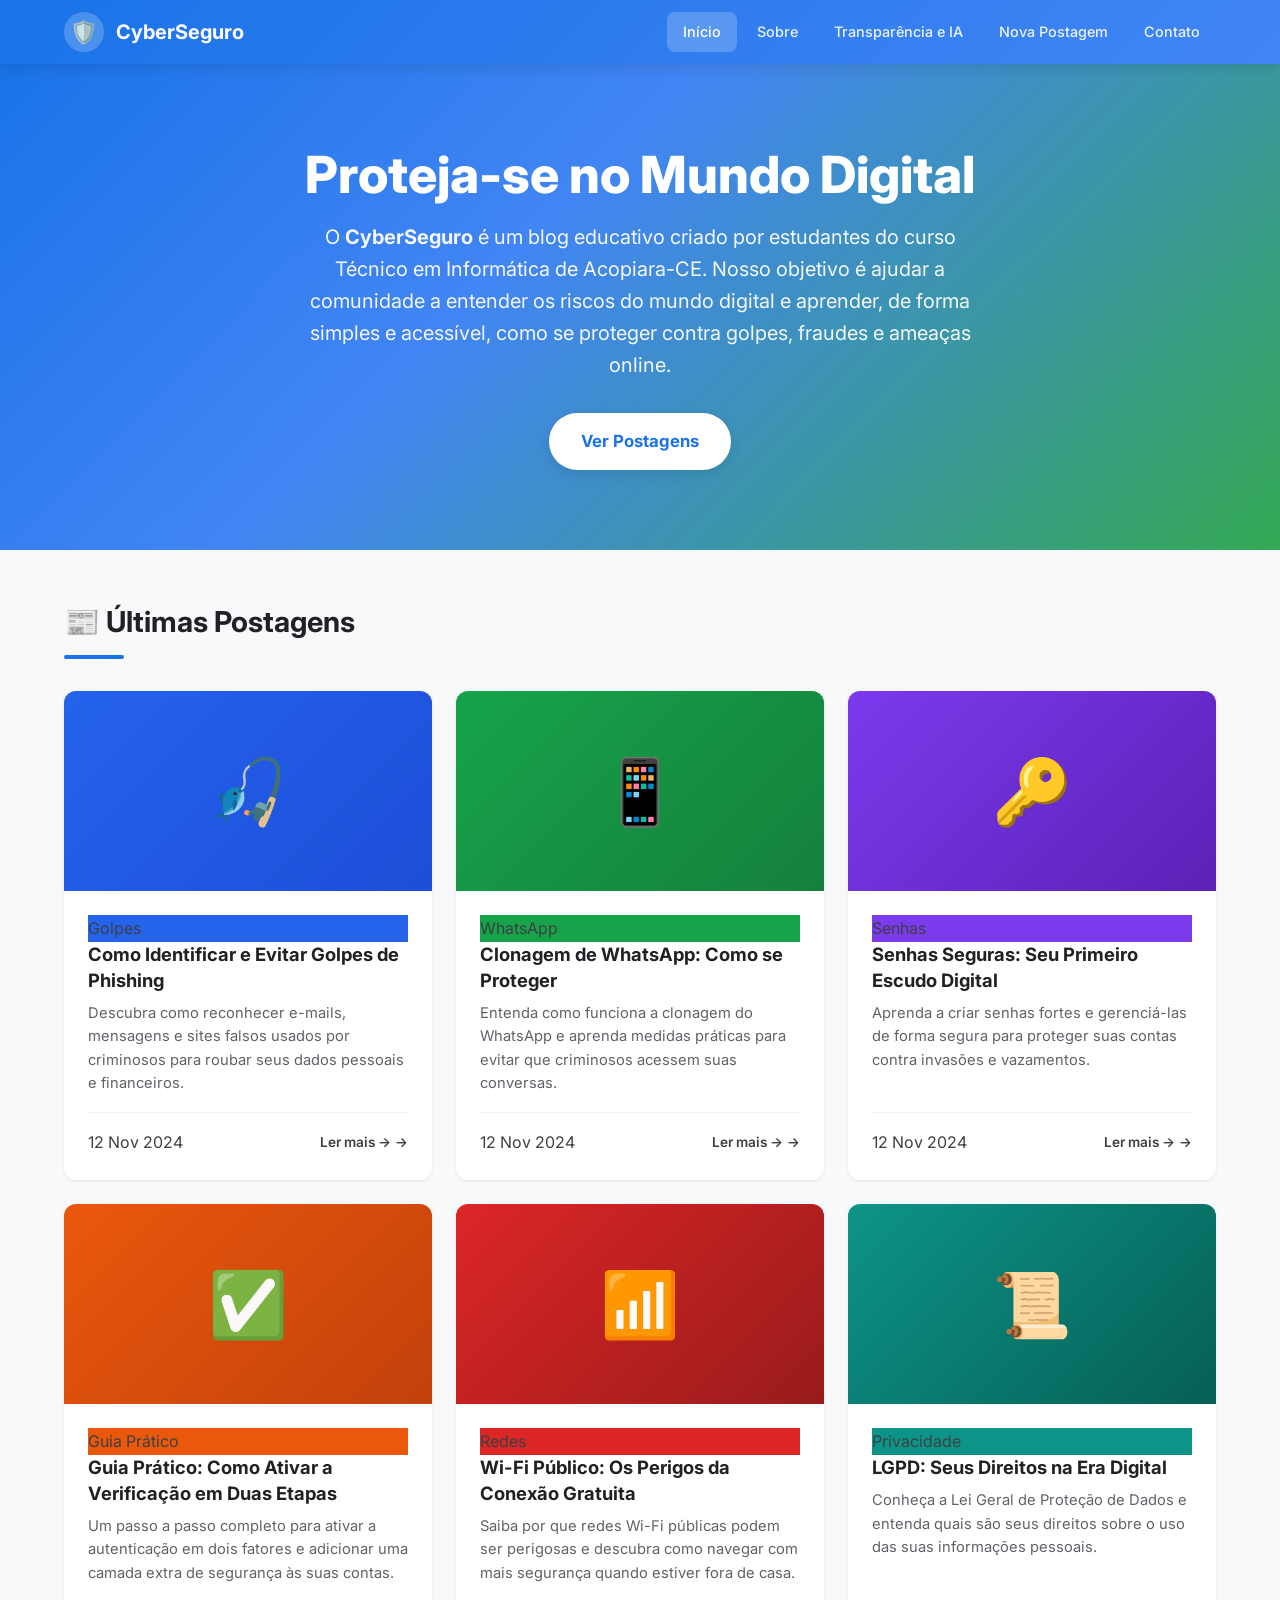
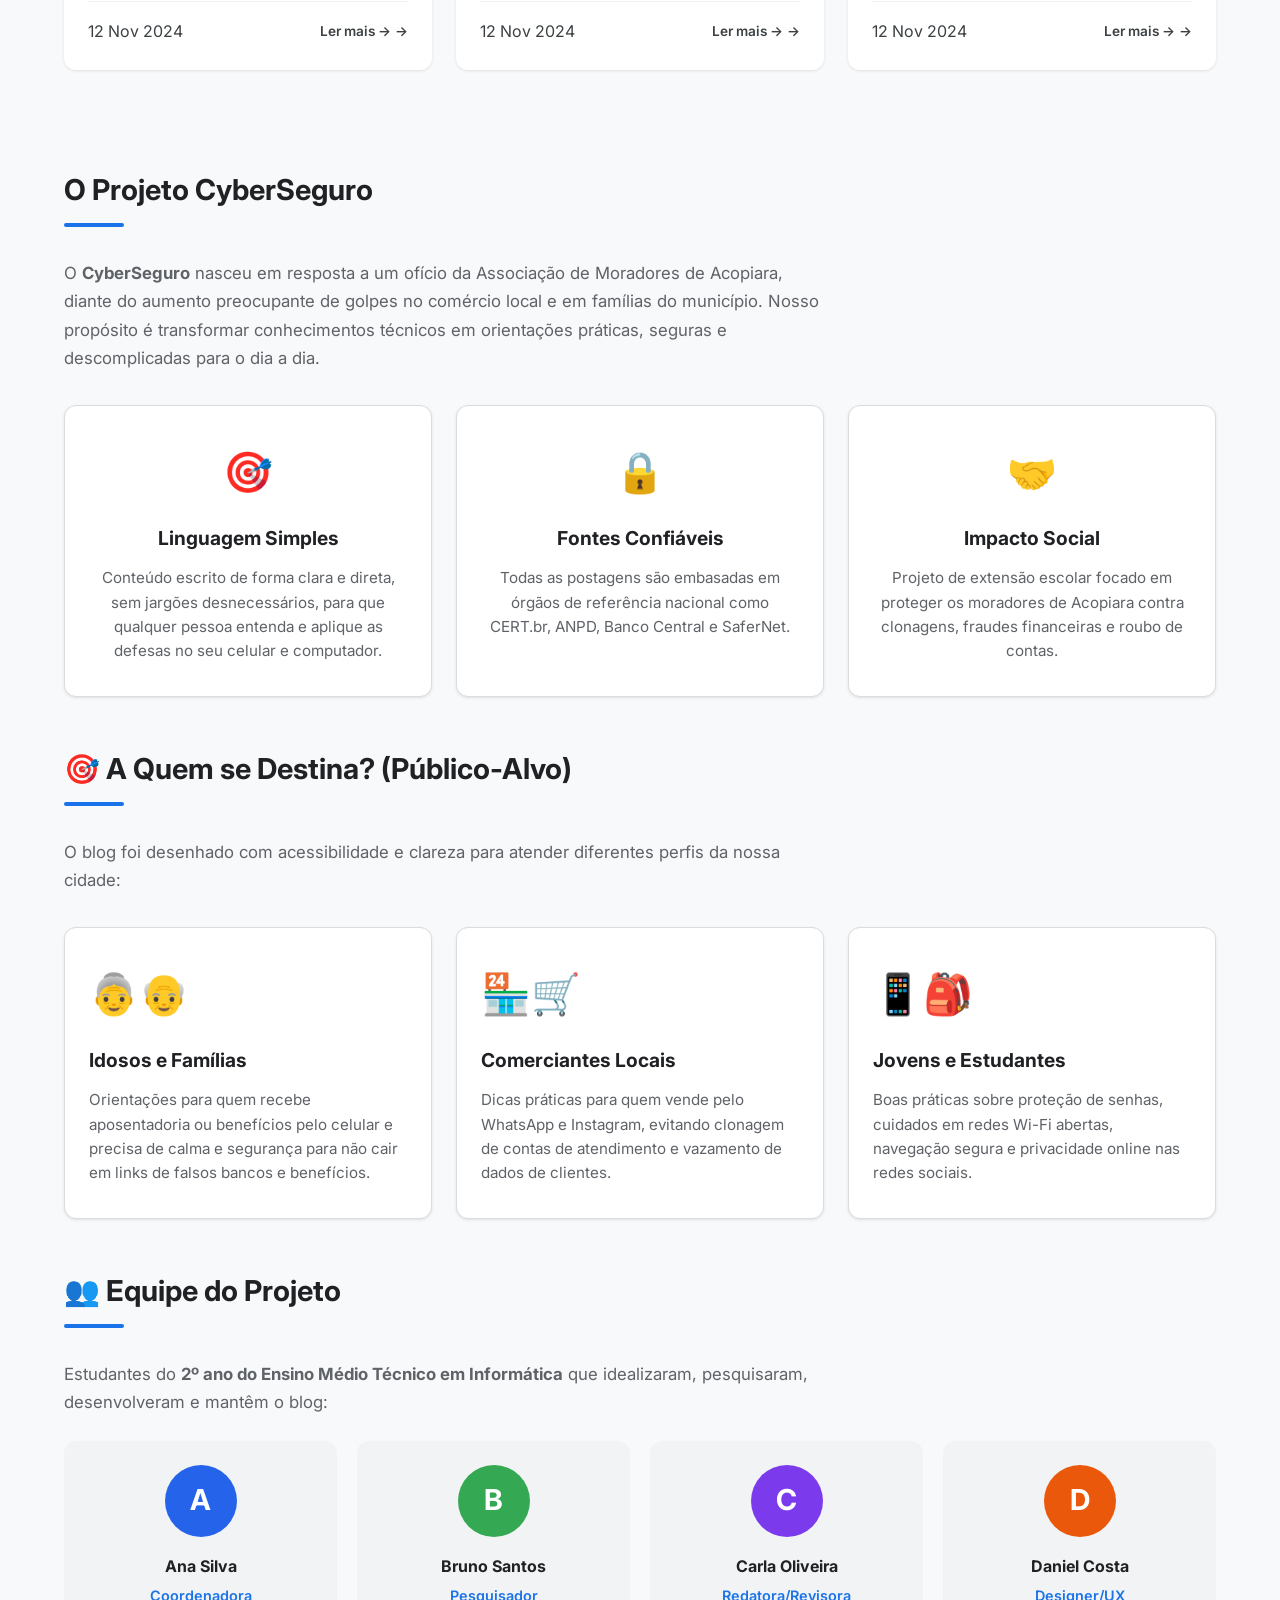
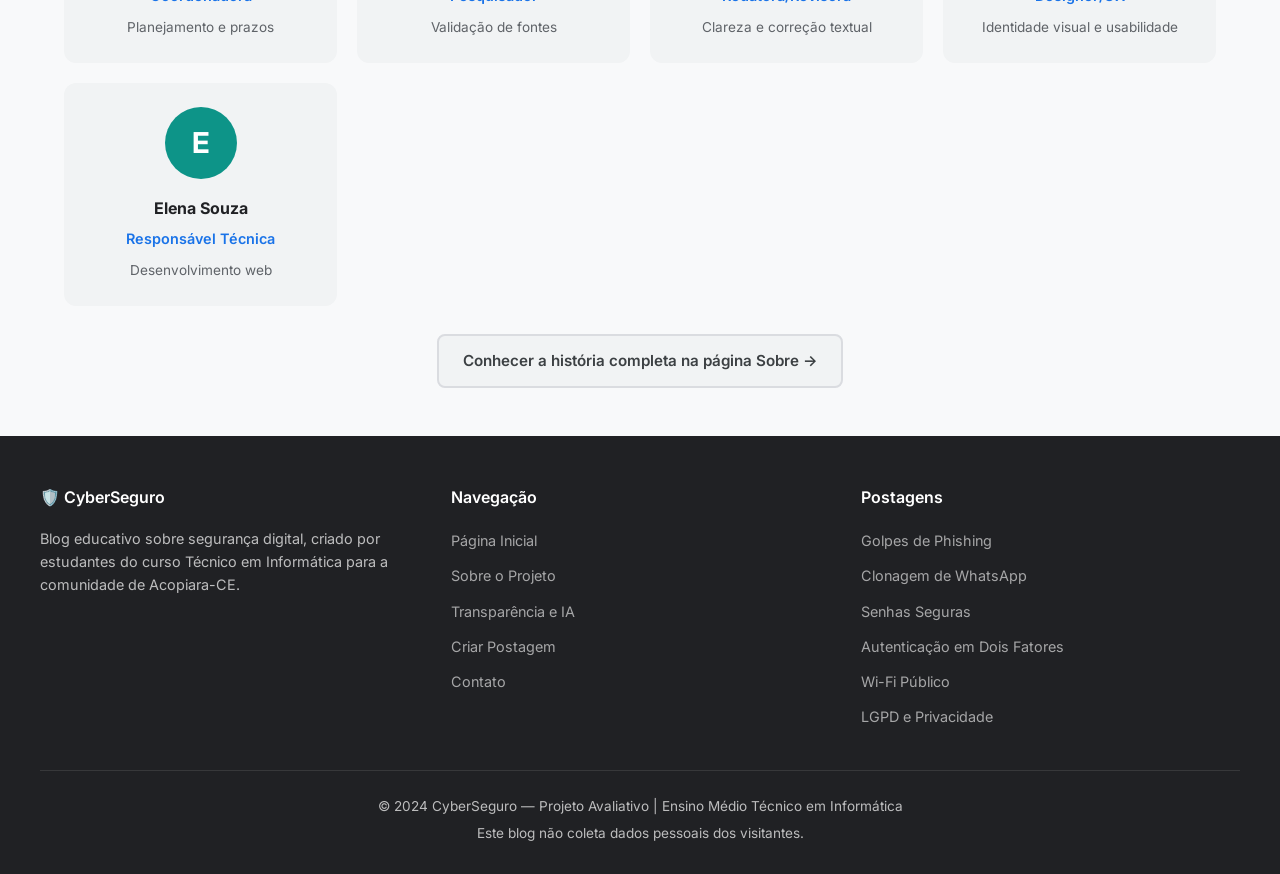
<file: blog-seguranca-digital/index.html>
<!DOCTYPE html>
<html lang="pt-BR">
<head>
  <meta charset="UTF-8">
  <meta name="viewport" content="width=device-width, initial-scale=1.0">
  <title>CyberSeguro — Proteja-se no Mundo Digital</title>
  <meta name="description" content="Blog educativo sobre segurança digital para a comunidade de Acopiara-CE. Aprenda a se proteger contra golpes, phishing, clonagem e muito mais.">
  <link rel="preconnect" href="https://fonts.googleapis.com">
  <link rel="preconnect" href="https://fonts.gstatic.com" crossorigin>
  <link href="https://fonts.googleapis.com/css2?family=Inter:wght@400;500;600;700;800&display=swap" rel="stylesheet">
  <link rel="stylesheet" href="css/style.css">
</head>
<body>

  <a href="#main" class="skip-link">Pular para o conteúdo principal</a>
  <header class="site-header">
    <div class="header-inner">
      <a href="index.html" class="site-logo">
        <span class="logo-icon">🛡️</span>
        <span>CyberSeguro</span>
      </a>
      <button class="menu-toggle" aria-label="Abrir menu" aria-expanded="false">☰</button>
      <nav class="main-nav" aria-label="Menu principal">
        <ul>
          <li><a href="index.html">Início</a></li>
          <li><a href="sobre.html">Sobre</a></li>
          <li><a href="transparencia.html">Transparência e IA</a></li>
          <li><a href="criar-postagem.html">Nova Postagem</a></li>
          <li><a href="contato.html">Contato</a></li>
        </ul>
      </nav>
    </div>
  </header>

  <main id="main">

    <!-- ==================== HERO SECTION ==================== -->
    <section class="hero">
      <div class="hero-inner">
        <h1>Proteja-se no Mundo Digital</h1>
        <p class="hero-subtitle">O <strong>CyberSeguro</strong> é um blog educativo criado por estudantes do curso Técnico em Informática de Acopiara-CE. Nosso objetivo é ajudar a comunidade a entender os riscos do mundo digital e aprender, de forma simples e acessível, como se proteger contra golpes, fraudes e ameaças online.</p>
        <a href="#postagens" class="btn btn-primary">Ver Postagens</a>
      </div>
    </section>

    <!-- ==================== POSTAGENS ==================== -->
    <section id="postagens" class="section posts-section">
      <div class="container">
        <h2 class="section-title">📰 Últimas Postagens</h2>
        <div class="posts-grid">

          <!-- Post 1 — Phishing -->
          <article class="post-card">
            <a href="post-phishing.html" class="card-link" aria-label="Ler postagem sobre Golpes de Phishing">
              <div class="card-image" style="background: linear-gradient(135deg, #2563eb, #1d4ed8);">
                <span class="card-emoji">🎣</span>
              </div>
              <div class="card-body">
                <span class="tag tag-blue">Golpes</span>
                <h3>Como Identificar e Evitar Golpes de Phishing</h3>
                <p class="card-excerpt">Descubra como reconhecer e-mails, mensagens e sites falsos usados por criminosos para roubar seus dados pessoais e financeiros.</p>
                <div class="card-footer">
                  <time datetime="2024-11-12">12 Nov 2024</time>
                  <span class="read-more">Ler mais →</span>
                </div>
              </div>
            </a>
          </article>

          <!-- Post 2 — WhatsApp -->
          <article class="post-card">
            <a href="post-whatsapp.html" class="card-link" aria-label="Ler postagem sobre Clonagem de WhatsApp">
              <div class="card-image" style="background: linear-gradient(135deg, #16a34a, #15803d);">
                <span class="card-emoji">📱</span>
              </div>
              <div class="card-body">
                <span class="tag tag-green">WhatsApp</span>
                <h3>Clonagem de WhatsApp: Como se Proteger</h3>
                <p class="card-excerpt">Entenda como funciona a clonagem do WhatsApp e aprenda medidas práticas para evitar que criminosos acessem suas conversas.</p>
                <div class="card-footer">
                  <time datetime="2024-11-12">12 Nov 2024</time>
                  <span class="read-more">Ler mais →</span>
                </div>
              </div>
            </a>
          </article>

          <!-- Post 3 — Senhas -->
          <article class="post-card">
            <a href="post-senhas.html" class="card-link" aria-label="Ler postagem sobre Senhas Seguras">
              <div class="card-image" style="background: linear-gradient(135deg, #7c3aed, #5b21b6);">
                <span class="card-emoji">🔑</span>
              </div>
              <div class="card-body">
                <span class="tag tag-purple">Senhas</span>
                <h3>Senhas Seguras: Seu Primeiro Escudo Digital</h3>
                <p class="card-excerpt">Aprenda a criar senhas fortes e gerenciá-las de forma segura para proteger suas contas contra invasões e vazamentos.</p>
                <div class="card-footer">
                  <time datetime="2024-11-12">12 Nov 2024</time>
                  <span class="read-more">Ler mais →</span>
                </div>
              </div>
            </a>
          </article>

          <!-- Post 4 — 2FA -->
          <article class="post-card">
            <a href="post-2fa.html" class="card-link" aria-label="Ler postagem sobre Verificação em Duas Etapas">
              <div class="card-image" style="background: linear-gradient(135deg, #ea580c, #c2410c);">
                <span class="card-emoji">✅</span>
              </div>
              <div class="card-body">
                <span class="tag tag-orange">Guia Prático</span>
                <h3>Guia Prático: Como Ativar a Verificação em Duas Etapas</h3>
                <p class="card-excerpt">Um passo a passo completo para ativar a autenticação em dois fatores e adicionar uma camada extra de segurança às suas contas.</p>
                <div class="card-footer">
                  <time datetime="2024-11-12">12 Nov 2024</time>
                  <span class="read-more">Ler mais →</span>
                </div>
              </div>
            </a>
          </article>

          <!-- Post 5 — Wi-Fi Público -->
          <article class="post-card">
            <a href="post-wifi.html" class="card-link" aria-label="Ler postagem sobre Wi-Fi Público">
              <div class="card-image" style="background: linear-gradient(135deg, #dc2626, #991b1b);">
                <span class="card-emoji">📶</span>
              </div>
              <div class="card-body">
                <span class="tag tag-red">Redes</span>
                <h3>Wi-Fi Público: Os Perigos da Conexão Gratuita</h3>
                <p class="card-excerpt">Saiba por que redes Wi-Fi públicas podem ser perigosas e descubra como navegar com mais segurança quando estiver fora de casa.</p>
                <div class="card-footer">
                  <time datetime="2024-11-12">12 Nov 2024</time>
                  <span class="read-more">Ler mais →</span>
                </div>
              </div>
            </a>
          </article>

          <!-- Post 6 — LGPD -->
          <article class="post-card">
            <a href="post-lgpd.html" class="card-link" aria-label="Ler postagem sobre LGPD e Privacidade">
              <div class="card-image" style="background: linear-gradient(135deg, #0d9488, #065f56);">
                <span class="card-emoji">📜</span>
              </div>
              <div class="card-body">
                <span class="tag tag-teal">Privacidade</span>
                <h3>LGPD: Seus Direitos na Era Digital</h3>
                <p class="card-excerpt">Conheça a Lei Geral de Proteção de Dados e entenda quais são seus direitos sobre o uso das suas informações pessoais.</p>
                <div class="card-footer">
                  <time datetime="2024-11-12">12 Nov 2024</time>
                  <span class="read-more">Ler mais →</span>
                </div>
              </div>
            </a>
          </article>

        </div>

        <!-- Área para postagens criadas dinamicamente pelo JS -->
        <div id="dynamic-posts"></div>
      </div>
    </section>

    <!-- ==================== SOBRE O PROJETO, PÚBLICO E EQUIPE ==================== -->
    <section class="section about-section">
      <div class="container">
        <h2 class="section-title">O Projeto CyberSeguro</h2>
        <p class="section-description">O <strong>CyberSeguro</strong> nasceu em resposta a um ofício da Associação de Moradores de Acopiara, diante do aumento preocupante de golpes no comércio local e em famílias do município. Nosso propósito é transformar conhecimentos técnicos em orientações práticas, seguras e descomplicadas para o dia a dia.</p>
        
        <div class="features-grid">
          <div class="feature-box">
            <span class="feature-icon">🎯</span>
            <h3>Linguagem Simples</h3>
            <p>Conteúdo escrito de forma clara e direta, sem jargões desnecessários, para que qualquer pessoa entenda e aplique as defesas no seu celular e computador.</p>
          </div>
          <div class="feature-box">
            <span class="feature-icon">🔒</span>
            <h3>Fontes Confiáveis</h3>
            <p>Todas as postagens são embasadas em órgãos de referência nacional como CERT.br, ANPD, Banco Central e SaferNet.</p>
          </div>
          <div class="feature-box">
            <span class="feature-icon">🤝</span>
            <h3>Impacto Social</h3>
            <p>Projeto de extensão escolar focado em proteger os moradores de Acopiara contra clonagens, fraudes financeiras e roubo de contas.</p>
          </div>
        </div>

        <!-- Público-Alvo -->
        <div style="margin-top: 48px;">
          <h2 class="section-title">🎯 A Quem se Destina? (Público-Alvo)</h2>
          <p class="section-description">O blog foi desenhado com acessibilidade e clareza para atender diferentes perfis da nossa cidade:</p>
          <div class="features-grid">
            <div class="feature-box" style="text-align: left;">
              <span class="feature-icon">👵👴</span>
              <h3>Idosos e Famílias</h3>
              <p>Orientações para quem recebe aposentadoria ou benefícios pelo celular e precisa de calma e segurança para não cair em links de falsos bancos e benefícios.</p>
            </div>
            <div class="feature-box" style="text-align: left;">
              <span class="feature-icon">🏪🛒</span>
              <h3>Comerciantes Locais</h3>
              <p>Dicas práticas para quem vende pelo WhatsApp e Instagram, evitando clonagem de contas de atendimento e vazamento de dados de clientes.</p>
            </div>
            <div class="feature-box" style="text-align: left;">
              <span class="feature-icon">📱🎒</span>
              <h3>Jovens e Estudantes</h3>
              <p>Boas práticas sobre proteção de senhas, cuidados em redes Wi-Fi abertas, navegação segura e privacidade online nas redes sociais.</p>
            </div>
          </div>
        </div>

        <!-- Equipe Resumida -->
        <div style="margin-top: 48px;">
          <h2 class="section-title">👥 Equipe do Projeto</h2>
          <p class="section-description">Estudantes do <strong>2º ano do Ensino Médio Técnico em Informática</strong> que idealizaram, pesquisaram, desenvolveram e mantêm o blog:</p>
          <div class="team-grid" style="margin-top: 24px;">
            <div class="team-member">
              <div class="team-avatar" style="background-color: #2563eb;">A</div>
              <h4>Ana Silva</h4>
              <p class="team-role">Coordenadora</p>
              <p style="font-size: 0.85rem; color: var(--gray-700);">Planejamento e prazos</p>
            </div>
            <div class="team-member">
              <div class="team-avatar" style="background-color: #34a853;">B</div>
              <h4>Bruno Santos</h4>
              <p class="team-role">Pesquisador</p>
              <p style="font-size: 0.85rem; color: var(--gray-700);">Validação de fontes</p>
            </div>
            <div class="team-member">
              <div class="team-avatar" style="background-color: #7c3aed;">C</div>
              <h4>Carla Oliveira</h4>
              <p class="team-role">Redatora/Revisora</p>
              <p style="font-size: 0.85rem; color: var(--gray-700);">Clareza e correção textual</p>
            </div>
            <div class="team-member">
              <div class="team-avatar" style="background-color: #ea580c;">D</div>
              <h4>Daniel Costa</h4>
              <p class="team-role">Designer/UX</p>
              <p style="font-size: 0.85rem; color: var(--gray-700);">Identidade visual e usabilidade</p>
            </div>
            <div class="team-member">
              <div class="team-avatar" style="background-color: #0d9488;">E</div>
              <h4>Elena Souza</h4>
              <p class="team-role">Responsável Técnica</p>
              <p style="font-size: 0.85rem; color: var(--gray-700);">Desenvolvimento web</p>
            </div>
          </div>
          <div style="text-align: center; margin-top: 28px;">
            <a href="sobre.html" class="btn btn-secondary">Conhecer a história completa na página Sobre →</a>
          </div>
        </div>

      </div>
    </section>

  </main>

  <footer class="site-footer">
    <div class="footer-inner">
      <div class="footer-col">
        <h4>🛡️ CyberSeguro</h4>
        <p>Blog educativo sobre segurança digital, criado por estudantes do curso Técnico em Informática para a comunidade de Acopiara-CE.</p>
      </div>
      <div class="footer-col">
        <h4>Navegação</h4>
        <ul>
          <li><a href="index.html">Página Inicial</a></li>
          <li><a href="sobre.html">Sobre o Projeto</a></li>
          <li><a href="transparencia.html">Transparência e IA</a></li>
          <li><a href="criar-postagem.html">Criar Postagem</a></li>
          <li><a href="contato.html">Contato</a></li>
        </ul>
      </div>
      <div class="footer-col">
        <h4>Postagens</h4>
        <ul>
          <li><a href="post-phishing.html">Golpes de Phishing</a></li>
          <li><a href="post-whatsapp.html">Clonagem de WhatsApp</a></li>
          <li><a href="post-senhas.html">Senhas Seguras</a></li>
          <li><a href="post-2fa.html">Autenticação em Dois Fatores</a></li>
          <li><a href="post-wifi.html">Wi-Fi Público</a></li>
          <li><a href="post-lgpd.html">LGPD e Privacidade</a></li>
        </ul>
      </div>
    </div>
    <div class="footer-bottom">
      <p>© 2024 CyberSeguro — Projeto Avaliativo | Ensino Médio Técnico em Informática</p>
      <p>Este blog não coleta dados pessoais dos visitantes.</p>
    </div>
  </footer>

  <script src="js/main.js"></script>
</body>
</html>
</file>
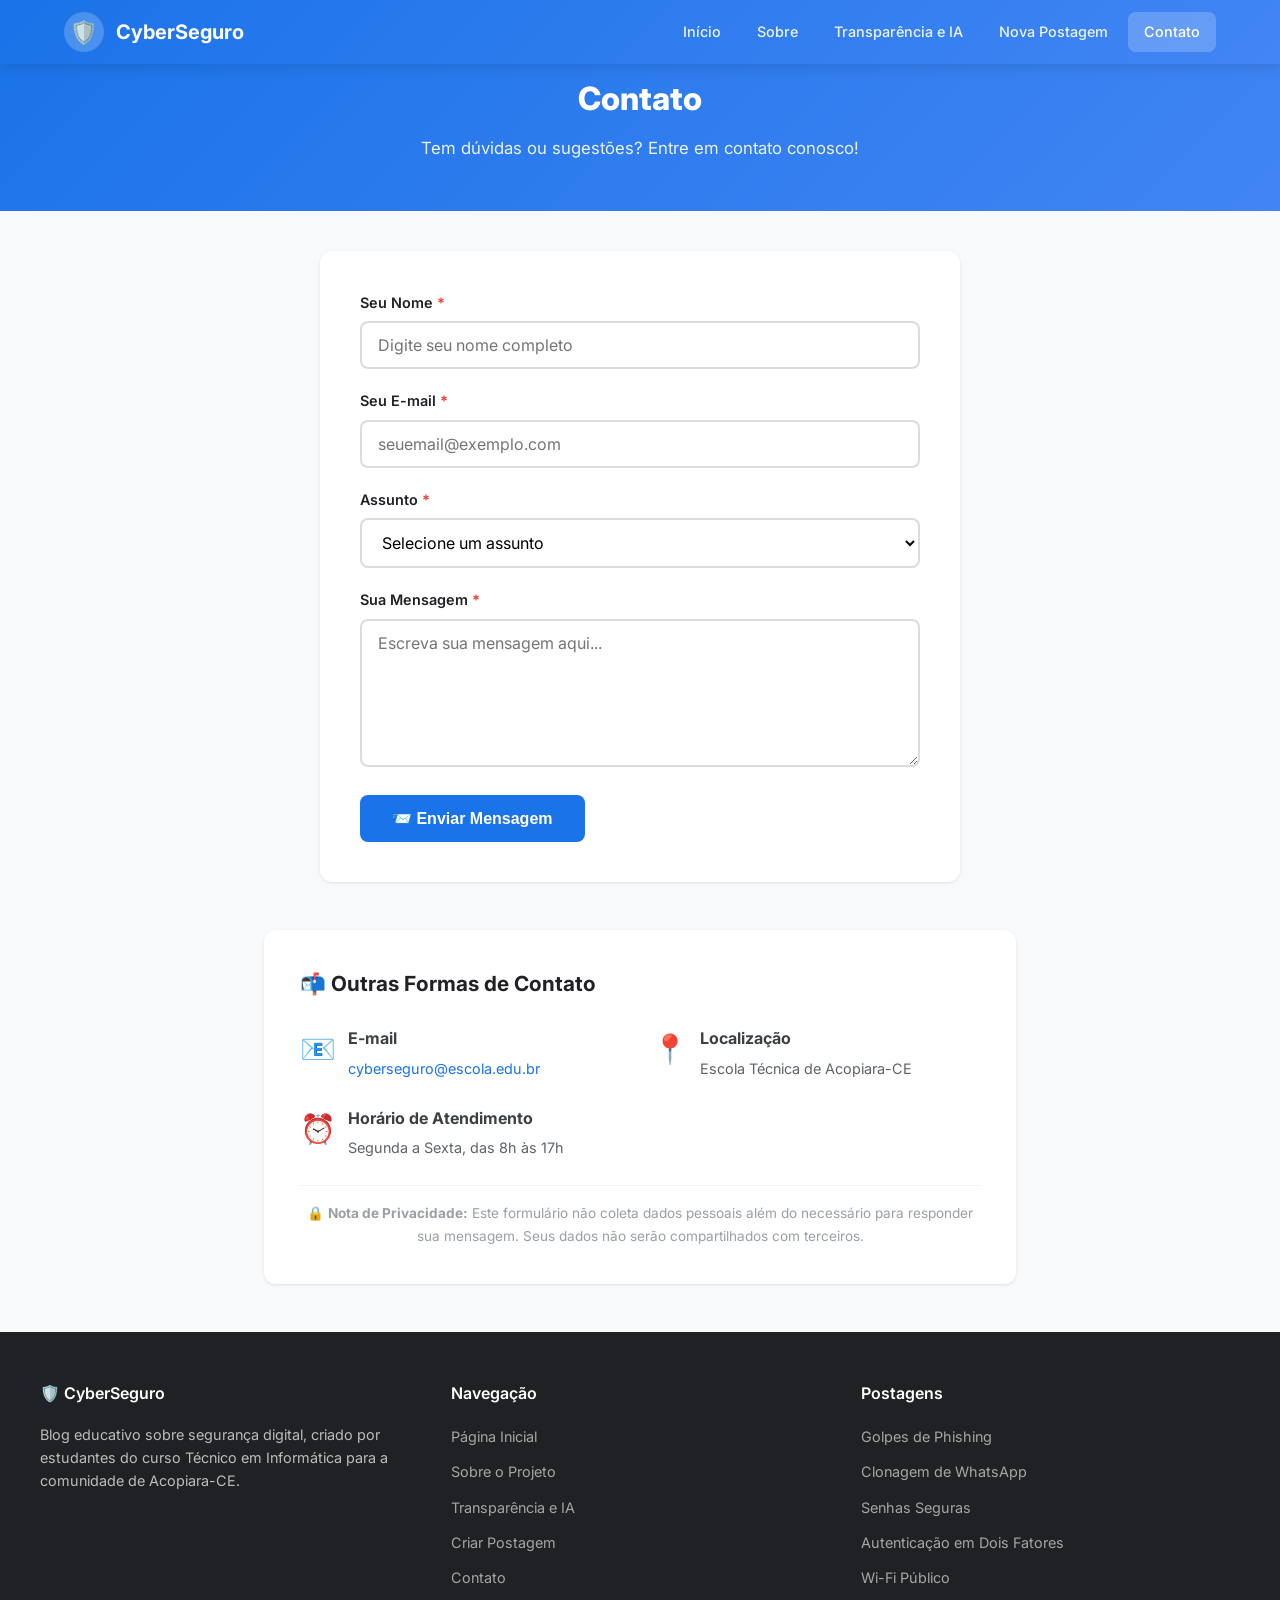
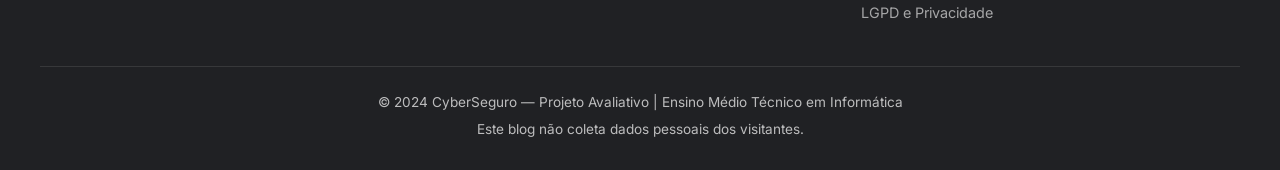
<file: blog-seguranca-digital/contato.html>
<!DOCTYPE html>
<html lang="pt-BR">
<head>
  <meta charset="UTF-8">
  <meta name="viewport" content="width=device-width, initial-scale=1.0">
  <title>Contato — CyberSeguro</title>
  <meta name="description" content="Entre em contato com a equipe CyberSeguro para dúvidas, sugestões ou reportar problemas.">
  <link rel="preconnect" href="https://fonts.googleapis.com">
  <link rel="preconnect" href="https://fonts.gstatic.com" crossorigin>
  <link href="https://fonts.googleapis.com/css2?family=Inter:wght@400;500;600;700;800&display=swap" rel="stylesheet">
  <link rel="stylesheet" href="css/style.css">
</head>
<body>
  <a href="#main" class="skip-link">Pular para o conteúdo principal</a>
  <header class="site-header">
    <div class="header-inner">
      <a href="index.html" class="site-logo">
        <span class="logo-icon">🛡️</span>
        <span>CyberSeguro</span>
      </a>
      <button class="menu-toggle" aria-label="Abrir menu" aria-expanded="false">☰</button>
      <nav class="main-nav" aria-label="Menu principal">
        <ul>
          <li><a href="index.html">Início</a></li>
          <li><a href="sobre.html">Sobre</a></li>
          <li><a href="transparencia.html">Transparência e IA</a></li>
          <li><a href="criar-postagem.html">Nova Postagem</a></li>
          <li><a href="contato.html">Contato</a></li>
        </ul>
      </nav>
    </div>
  </header>

  <main id="main">
    <section class="page-header">
      <h1>Contato</h1>
      <p>Tem dúvidas ou sugestões? Entre em contato conosco!</p>
    </section>

    <section class="contact-section">
      <form class="contact-form" id="contact-form" onsubmit="handleContactForm(event)">
        <div class="form-group">
          <label for="name">Seu Nome <span class="required">*</span></label>
          <input type="text" id="name" name="name" required placeholder="Digite seu nome completo">
        </div>

        <div class="form-group">
          <label for="email">Seu E-mail <span class="required">*</span></label>
          <input type="email" id="email" name="email" required placeholder="seuemail@exemplo.com">
        </div>

        <div class="form-group">
          <label for="subject">Assunto <span class="required">*</span></label>
          <select id="subject" name="subject" required>
            <option value="" disabled selected>Selecione um assunto</option>
            <option value="duvida">Dúvida sobre segurança</option>
            <option value="sugestao">Sugestão de tema</option>
            <option value="problema">Reportar problema</option>
            <option value="outro">Outro</option>
          </select>
        </div>

        <div class="form-group">
          <label for="message">Sua Mensagem <span class="required">*</span></label>
          <textarea id="message" name="message" required rows="6" placeholder="Escreva sua mensagem aqui..."></textarea>
        </div>

        <button type="submit" class="btn-primary">📨 Enviar Mensagem</button>
      </form>

      <div class="contact-info">
        <h2>📬 Outras Formas de Contato</h2>

        <div class="contact-info-grid">
          <div class="contact-info-item">
            <span class="contact-icon">📧</span>
            <div>
              <h3>E-mail</h3>
              <p><a href="mailto:cyberseguro@escola.edu.br">cyberseguro@escola.edu.br</a></p>
            </div>
          </div>

          <div class="contact-info-item">
            <span class="contact-icon">📍</span>
            <div>
              <h3>Localização</h3>
              <p>Escola Técnica de Acopiara-CE</p>
            </div>
          </div>

          <div class="contact-info-item">
            <span class="contact-icon">⏰</span>
            <div>
              <h3>Horário de Atendimento</h3>
              <p>Segunda a Sexta, das 8h às 17h</p>
            </div>
          </div>
        </div>

        <div class="contact-note">
          <p>🔒 <strong>Nota de Privacidade:</strong> Este formulário não coleta dados pessoais além do necessário para responder sua mensagem. Seus dados não serão compartilhados com terceiros.</p>
        </div>
      </div>
    </section>
  </main>

  <footer class="site-footer">
    <div class="footer-inner">
      <div class="footer-col">
        <h4>🛡️ CyberSeguro</h4>
        <p>Blog educativo sobre segurança digital, criado por estudantes do curso Técnico em Informática para a comunidade de Acopiara-CE.</p>
      </div>
      <div class="footer-col">
        <h4>Navegação</h4>
        <ul>
          <li><a href="index.html">Página Inicial</a></li>
          <li><a href="sobre.html">Sobre o Projeto</a></li>
          <li><a href="transparencia.html">Transparência e IA</a></li>
          <li><a href="criar-postagem.html">Criar Postagem</a></li>
          <li><a href="contato.html">Contato</a></li>
        </ul>
      </div>
      <div class="footer-col">
        <h4>Postagens</h4>
        <ul>
          <li><a href="post-phishing.html">Golpes de Phishing</a></li>
          <li><a href="post-whatsapp.html">Clonagem de WhatsApp</a></li>
          <li><a href="post-senhas.html">Senhas Seguras</a></li>
          <li><a href="post-2fa.html">Autenticação em Dois Fatores</a></li>
          <li><a href="post-wifi.html">Wi-Fi Público</a></li>
          <li><a href="post-lgpd.html">LGPD e Privacidade</a></li>
        </ul>
      </div>
    </div>
    <div class="footer-bottom">
      <p>© 2024 CyberSeguro — Projeto Avaliativo | Ensino Médio Técnico em Informática</p>
      <p>Este blog não coleta dados pessoais dos visitantes.</p>
    </div>
  </footer>

  <script src="js/main.js"></script>
</body>
</html>
</file>
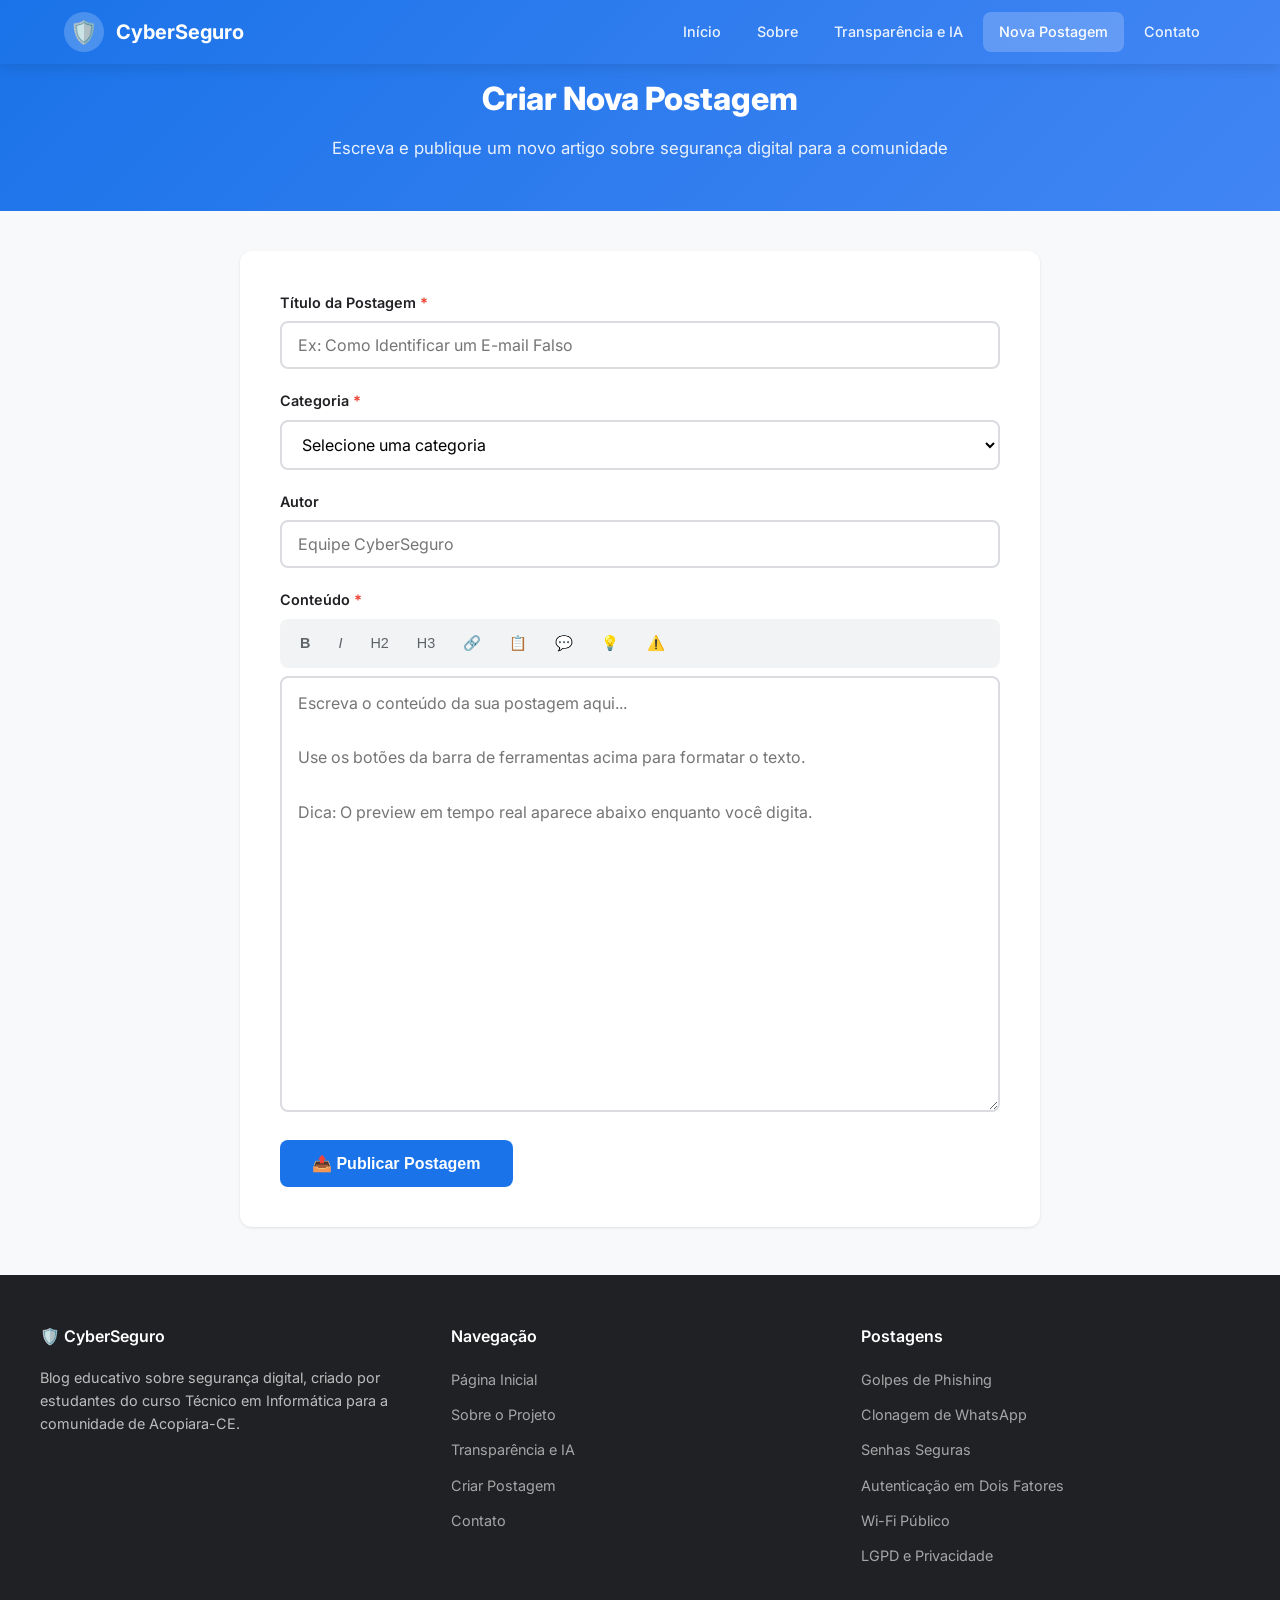
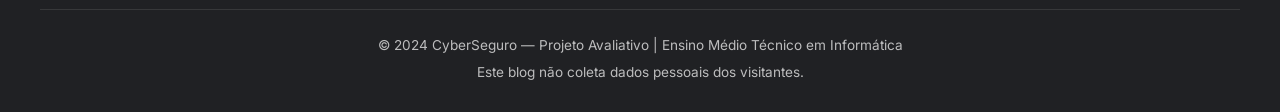
<file: blog-seguranca-digital/criar-postagem.html>
<!DOCTYPE html>
<html lang="pt-BR">
<head>
  <meta charset="UTF-8">
  <meta name="viewport" content="width=device-width, initial-scale=1.0">
  <title>Criar Nova Postagem — CyberSeguro</title>
  <meta name="description" content="Crie e publique uma nova postagem no blog CyberSeguro sobre segurança digital.">
  <link rel="preconnect" href="https://fonts.googleapis.com">
  <link rel="preconnect" href="https://fonts.gstatic.com" crossorigin>
  <link href="https://fonts.googleapis.com/css2?family=Inter:wght@400;500;600;700;800&display=swap" rel="stylesheet">
  <link rel="stylesheet" href="css/style.css">
</head>
<body>
  <a href="#main" class="skip-link">Pular para o conteúdo principal</a>
  <header class="site-header">
    <div class="header-inner">
      <a href="index.html" class="site-logo">
        <span class="logo-icon">🛡️</span>
        <span>CyberSeguro</span>
      </a>
      <button class="menu-toggle" aria-label="Abrir menu" aria-expanded="false">☰</button>
      <nav class="main-nav" aria-label="Menu principal">
        <ul>
          <li><a href="index.html">Início</a></li>
          <li><a href="sobre.html">Sobre</a></li>
          <li><a href="transparencia.html">Transparência e IA</a></li>
          <li><a href="criar-postagem.html">Nova Postagem</a></li>
          <li><a href="contato.html">Contato</a></li>
        </ul>
      </nav>
    </div>
  </header>

  <main id="main">
    <section class="page-header">
      <h1>Criar Nova Postagem</h1>
      <p>Escreva e publique um novo artigo sobre segurança digital para a comunidade</p>
    </section>

    <section class="create-post-section">
      <form class="create-post-form" id="create-post-form" onsubmit="handleCreatePost(event)">
        <div class="form-group">
          <label for="post-title">Título da Postagem <span class="required">*</span></label>
          <input type="text" id="post-title" name="post-title" required placeholder="Ex: Como Identificar um E-mail Falso">
        </div>

        <div class="form-group">
          <label for="post-category">Categoria <span class="required">*</span></label>
          <select id="post-category" name="post-category" required>
            <option value="" disabled selected>Selecione uma categoria</option>
            <option value="seguranca">Segurança</option>
            <option value="golpes">Golpes</option>
            <option value="privacidade">Privacidade</option>
            <option value="dicas">Dicas</option>
            <option value="guia-pratico">Guia Prático</option>
            <option value="tecnologia">Tecnologia</option>
          </select>
        </div>

        <div class="form-group">
          <label for="post-author">Autor</label>
          <input type="text" id="post-author" name="post-author" placeholder="Equipe CyberSeguro">
        </div>

        <div class="form-group">
          <label for="post-content">Conteúdo <span class="required">*</span></label>
          <div class="editor-toolbar">
            <button type="button" onclick="insertFormat('bold')" title="Negrito"><strong>B</strong></button>
            <button type="button" onclick="insertFormat('italic')" title="Itálico"><em>I</em></button>
            <button type="button" onclick="insertFormat('h2')" title="Título H2">H2</button>
            <button type="button" onclick="insertFormat('h3')" title="Subtítulo H3">H3</button>
            <button type="button" onclick="insertFormat('link')" title="Link">🔗</button>
            <button type="button" onclick="insertFormat('list')" title="Lista">📋</button>
            <button type="button" onclick="insertFormat('quote')" title="Citação">💬</button>
            <button type="button" onclick="insertFormat('tip')" title="Dica">💡</button>
            <button type="button" onclick="insertFormat('warning')" title="Aviso">⚠️</button>
          </div>
          <textarea id="post-content" name="post-content" class="editor-area" required rows="15" placeholder="Escreva o conteúdo da sua postagem aqui...&#10;&#10;Use os botões da barra de ferramentas acima para formatar o texto.&#10;&#10;Dica: O preview em tempo real aparece abaixo enquanto você digita." oninput="livePreview()"></textarea>
        </div>

        <button type="submit" class="btn-primary">📤 Publicar Postagem</button>
      </form>

      <div class="preview-container" id="post-preview">
        <h2>👁️ Preview da Postagem</h2>
        <p class="preview-placeholder">O preview do seu conteúdo aparecerá aqui enquanto você digita...</p>
      </div>
    </section>
  </main>

  <footer class="site-footer">
    <div class="footer-inner">
      <div class="footer-col">
        <h4>🛡️ CyberSeguro</h4>
        <p>Blog educativo sobre segurança digital, criado por estudantes do curso Técnico em Informática para a comunidade de Acopiara-CE.</p>
      </div>
      <div class="footer-col">
        <h4>Navegação</h4>
        <ul>
          <li><a href="index.html">Página Inicial</a></li>
          <li><a href="sobre.html">Sobre o Projeto</a></li>
          <li><a href="transparencia.html">Transparência e IA</a></li>
          <li><a href="criar-postagem.html">Criar Postagem</a></li>
          <li><a href="contato.html">Contato</a></li>
        </ul>
      </div>
      <div class="footer-col">
        <h4>Postagens</h4>
        <ul>
          <li><a href="post-phishing.html">Golpes de Phishing</a></li>
          <li><a href="post-whatsapp.html">Clonagem de WhatsApp</a></li>
          <li><a href="post-senhas.html">Senhas Seguras</a></li>
          <li><a href="post-2fa.html">Autenticação em Dois Fatores</a></li>
          <li><a href="post-wifi.html">Wi-Fi Público</a></li>
          <li><a href="post-lgpd.html">LGPD e Privacidade</a></li>
        </ul>
      </div>
    </div>
    <div class="footer-bottom">
      <p>© 2024 CyberSeguro — Projeto Avaliativo | Ensino Médio Técnico em Informática</p>
      <p>Este blog não coleta dados pessoais dos visitantes.</p>
    </div>
  </footer>

  <script src="js/main.js"></script>
</body>
</html>
</file>
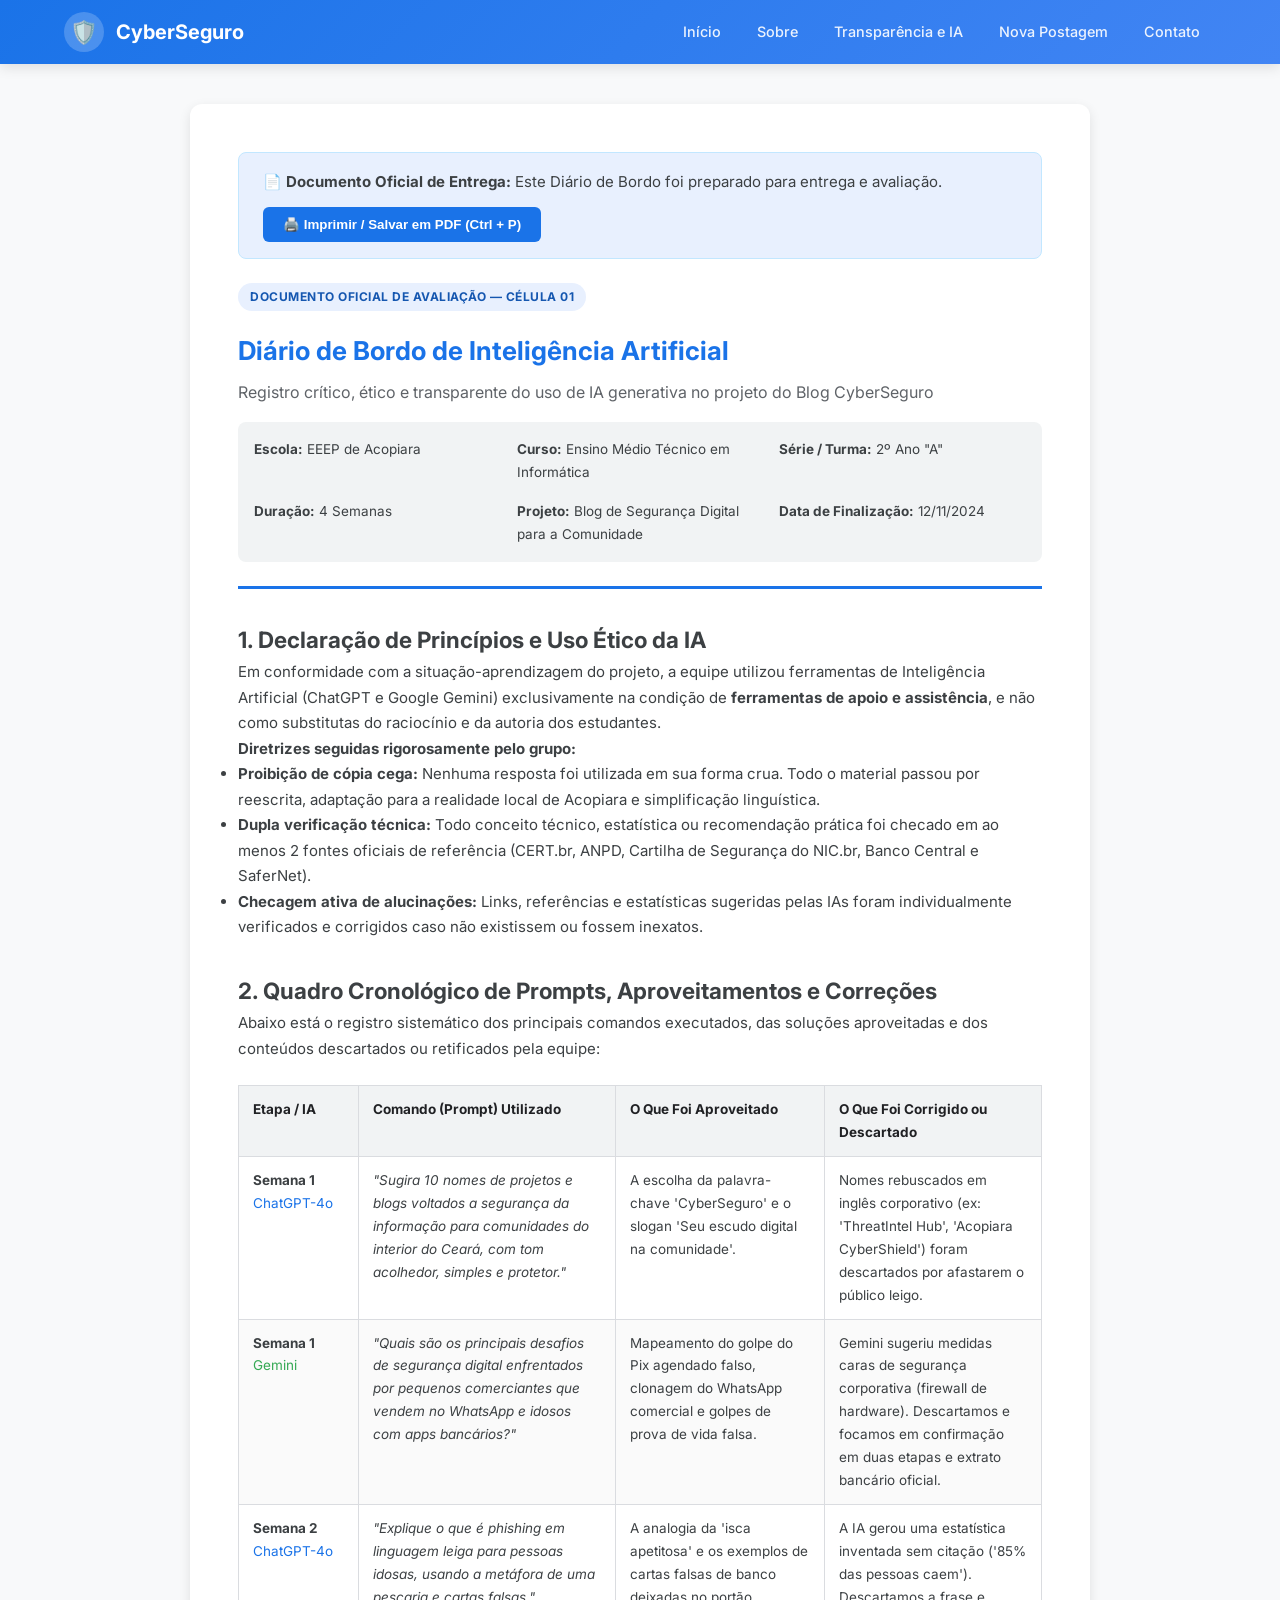
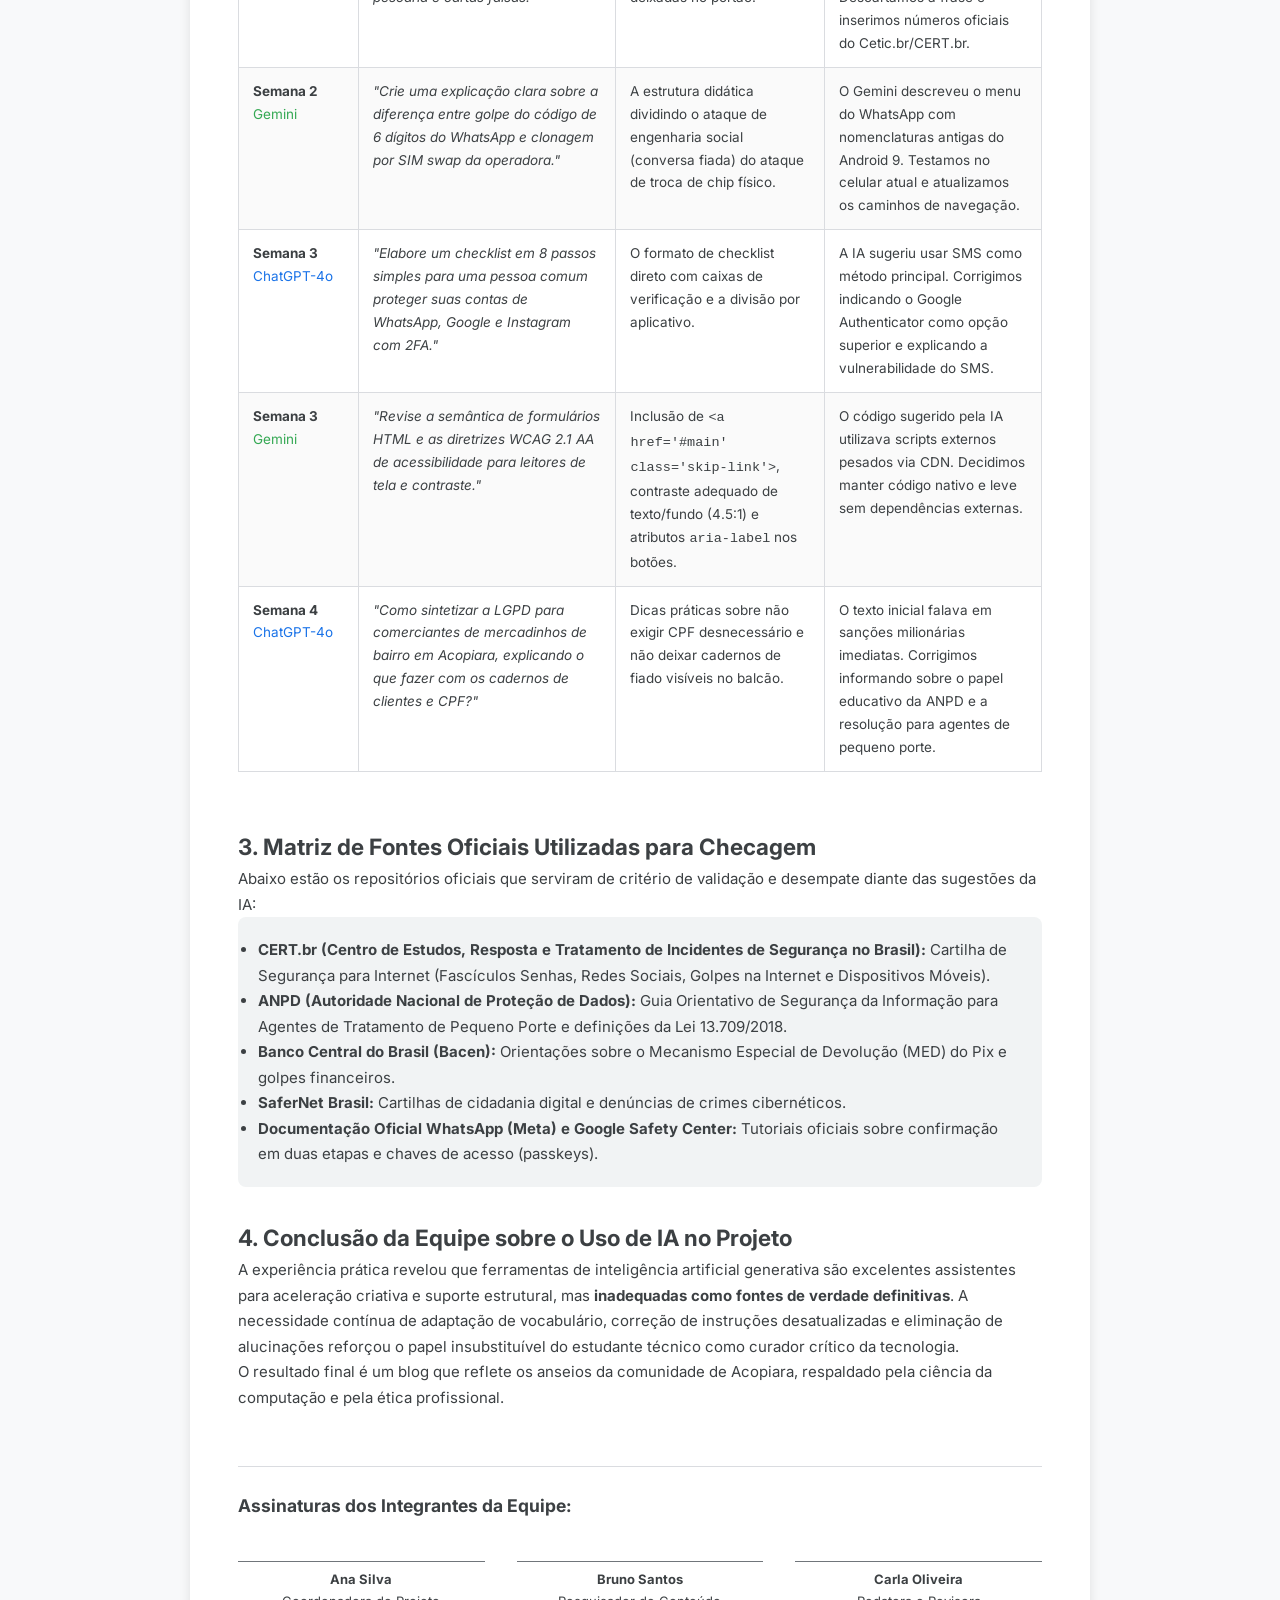
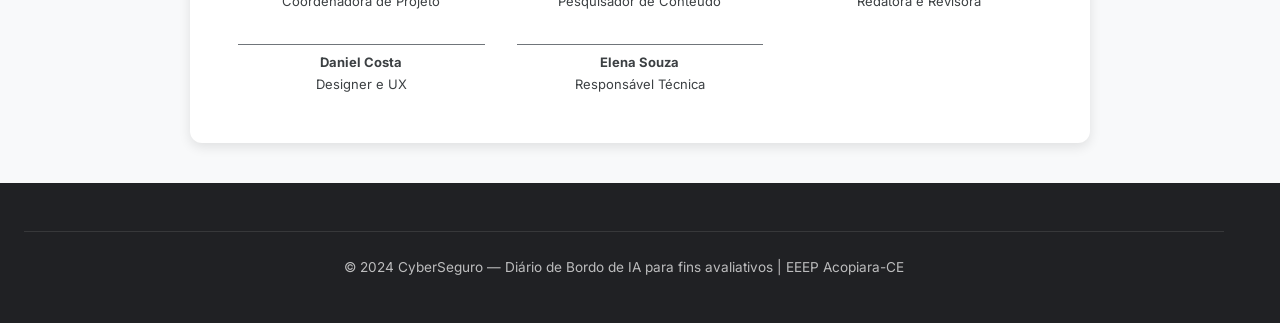
<file: blog-seguranca-digital/diario-de-bordo.html>
<!DOCTYPE html>
<html lang="pt-BR">
<head>
  <meta charset="UTF-8">
  <meta name="viewport" content="width=device-width, initial-scale=1.0">
  <title>Diário de Bordo de IA — CyberSeguro (Pronto para Impressão / PDF)</title>
  <link rel="preconnect" href="https://fonts.googleapis.com">
  <link rel="preconnect" href="https://fonts.gstatic.com" crossorigin>
  <link href="https://fonts.googleapis.com/css2?family=Inter:wght@400;500;600;700;800&display=swap" rel="stylesheet">
  <link rel="stylesheet" href="css/style.css">
  <style>
    .report-container {
      max-width: 900px;
      margin: 40px auto;
      background: #ffffff;
      padding: 48px;
      border-radius: var(--radius);
      box-shadow: var(--shadow-md);
      font-size: 15px;
      line-height: 1.7;
    }
    .report-header {
      border-bottom: 3px solid var(--primary);
      padding-bottom: 24px;
      margin-bottom: 32px;
    }
    .report-badge {
      display: inline-block;
      background: var(--primary-light);
      color: var(--primary-dark);
      padding: 4px 12px;
      border-radius: 20px;
      font-size: 12px;
      font-weight: 700;
      text-transform: uppercase;
      letter-spacing: 0.5px;
      margin-bottom: 12px;
    }
    .report-meta {
      display: grid;
      grid-template-columns: repeat(auto-fit, minmax(200px, 1fr));
      gap: 16px;
      margin-top: 16px;
      background: var(--gray-100);
      padding: 16px;
      border-radius: var(--radius-sm);
      font-size: 13.5px;
    }
    .print-bar {
      background: #e8f0fe;
      border: 1px solid #c2e7ff;
      padding: 16px 24px;
      border-radius: var(--radius-sm);
      margin-bottom: 24px;
      display: flex;
      justify-content: space-between;
      align-items: center;
      flex-wrap: wrap;
      gap: 12px;
    }
    .btn-print {
      background: var(--primary);
      color: #fff;
      border: none;
      padding: 10px 20px;
      border-radius: 6px;
      font-weight: 600;
      cursor: pointer;
    }
    .btn-print:hover { background: var(--primary-dark); }
    .report-table {
      width: 100%;
      border-collapse: collapse;
      margin: 24px 0;
      font-size: 13.5px;
    }
    .report-table th, .report-table td {
      border: 1px solid var(--gray-300);
      padding: 12px 14px;
      text-align: left;
      vertical-align: top;
    }
    .report-table th {
      background: #f1f3f4;
      font-weight: 700;
      color: var(--dark);
    }
    .report-table tr:nth-child(even) td {
      background: #fafafa;
    }
    .signatures {
      margin-top: 56px;
      padding-top: 24px;
      border-top: 1px solid var(--gray-300);
    }
    .sig-grid {
      display: grid;
      grid-template-columns: repeat(auto-fit, minmax(240px, 1fr));
      gap: 32px;
      margin-top: 40px;
    }
    .sig-line {
      border-top: 1px solid #70757a;
      padding-top: 6px;
      font-size: 13px;
      color: #3c4043;
      text-align: center;
    }

    @media print {
      body { background: #fff !important; }
      .site-header, .site-footer, .print-bar, .skip-link { display: none !important; }
      .report-container {
        box-shadow: none !important;
        padding: 0 !important;
        margin: 0 !important;
        max-width: 100% !important;
      }
      .page-break { page-break-before: always; }
    }
  </style>
</head>
<body>

  <a href="#main" class="skip-link">Pular para o conteúdo principal</a>
  <header class="site-header">
    <div class="header-inner">
      <a href="index.html" class="site-logo">
        <span class="logo-icon">🛡️</span>
        <span>CyberSeguro</span>
      </a>
      <button class="menu-toggle" aria-label="Abrir menu" aria-expanded="false">☰</button>
      <nav class="main-nav" aria-label="Menu principal">
        <ul>
          <li><a href="index.html">Início</a></li>
          <li><a href="sobre.html">Sobre</a></li>
          <li><a href="transparencia.html">Transparência e IA</a></li>
          <li><a href="criar-postagem.html">Nova Postagem</a></li>
          <li><a href="contato.html">Contato</a></li>
        </ul>
      </nav>
    </div>
  </header>

  <main id="main">
    <div class="report-container">
      
      <div class="print-bar">
        <div>
          <strong>📄 Documento Oficial de Entrega:</strong> Este Diário de Bordo foi preparado para entrega e avaliação.
        </div>
        <button class="btn-print" onclick="window.print()">🖨️ Imprimir / Salvar em PDF (Ctrl + P)</button>
      </div>

      <div class="report-header">
        <span class="report-badge">Documento Oficial de Avaliação — Célula 01</span>
        <h1 style="font-size: 26px; color: var(--primary); margin: 6px 0;">Diário de Bordo de Inteligência Artificial</h1>
        <p style="color: var(--gray-700); font-size: 16px;">Registro crítico, ético e transparente do uso de IA generativa no projeto do Blog CyberSeguro</p>
        
        <div class="report-meta">
          <div><strong>Escola:</strong> EEEP de Acopiara</div>
          <div><strong>Curso:</strong> Ensino Médio Técnico em Informática</div>
          <div><strong>Série / Turma:</strong> 2º Ano "A"</div>
          <div><strong>Duração:</strong> 4 Semanas</div>
          <div><strong>Projeto:</strong> Blog de Segurança Digital para a Comunidade</div>
          <div><strong>Data de Finalização:</strong> 12/11/2024</div>
        </div>
      </div>

      <section>
        <h2>1. Declaração de Princípios e Uso Ético da IA</h2>
        <p>Em conformidade com a situação-aprendizagem do projeto, a equipe utilizou ferramentas de Inteligência Artificial (ChatGPT e Google Gemini) exclusivamente na condição de <strong>ferramentas de apoio e assistência</strong>, e não como substitutas do raciocínio e da autoria dos estudantes.</p>
        <p><strong>Diretrizes seguidas rigorosamente pelo grupo:</strong></p>
        <ul>
          <li><strong>Proibição de cópia cega:</strong> Nenhuma resposta foi utilizada em sua forma crua. Todo o material passou por reescrita, adaptação para a realidade local de Acopiara e simplificação linguística.</li>
          <li><strong>Dupla verificação técnica:</strong> Todo conceito técnico, estatística ou recomendação prática foi checado em ao menos 2 fontes oficiais de referência (CERT.br, ANPD, Cartilha de Segurança do NIC.br, Banco Central e SaferNet).</li>
          <li><strong>Checagem ativa de alucinações:</strong> Links, referências e estatísticas sugeridas pelas IAs foram individualmente verificados e corrigidos caso não existissem ou fossem inexatos.</li>
        </ul>
      </section>

      <section style="margin-top: 32px;">
        <h2>2. Quadro Cronológico de Prompts, Aproveitamentos e Correções</h2>
        <p>Abaixo está o registro sistemático dos principais comandos executados, das soluções aproveitadas e dos conteúdos descartados ou retificados pela equipe:</p>

        <div style="overflow-x: auto;">
          <table class="report-table">
            <thead>
              <tr>
                <th style="width: 15%;">Etapa / IA</th>
                <th style="width: 32%;">Comando (Prompt) Utilizado</th>
                <th style="width: 26%;">O Que Foi Aproveitado</th>
                <th style="width: 27%;">O Que Foi Corrigido ou Descartado</th>
              </tr>
            </thead>
            <tbody>
              <tr>
                <td><strong>Semana 1</strong><br><span style="color: var(--primary);">ChatGPT-4o</span></td>
                <td><em>"Sugira 10 nomes de projetos e blogs voltados a segurança da informação para comunidades do interior do Ceará, com tom acolhedor, simples e protetor."</em></td>
                <td>A escolha da palavra-chave 'CyberSeguro' e o slogan 'Seu escudo digital na comunidade'.</td>
                <td>Nomes rebuscados em inglês corporativo (ex: 'ThreatIntel Hub', 'Acopiara CyberShield') foram descartados por afastarem o público leigo.</td>
              </tr>
              <tr>
                <td><strong>Semana 1</strong><br><span style="color: var(--accent);">Gemini</span></td>
                <td><em>"Quais são os principais desafios de segurança digital enfrentados por pequenos comerciantes que vendem no WhatsApp e idosos com apps bancários?"</em></td>
                <td>Mapeamento do golpe do Pix agendado falso, clonagem do WhatsApp comercial e golpes de prova de vida falsa.</td>
                <td>Gemini sugeriu medidas caras de segurança corporativa (firewall de hardware). Descartamos e focamos em confirmação em duas etapas e extrato bancário oficial.</td>
              </tr>
              <tr>
                <td><strong>Semana 2</strong><br><span style="color: var(--primary);">ChatGPT-4o</span></td>
                <td><em>"Explique o que é phishing em linguagem leiga para pessoas idosas, usando a metáfora de uma pescaria e cartas falsas."</em></td>
                <td>A analogia da 'isca apetitosa' e os exemplos de cartas falsas de banco deixadas no portão.</td>
                <td>A IA gerou uma estatística inventada sem citação ('85% das pessoas caem'). Descartamos a frase e inserimos números oficiais do Cetic.br/CERT.br.</td>
              </tr>
              <tr>
                <td><strong>Semana 2</strong><br><span style="color: var(--accent);">Gemini</span></td>
                <td><em>"Crie uma explicação clara sobre a diferença entre golpe do código de 6 dígitos do WhatsApp e clonagem por SIM swap da operadora."</em></td>
                <td>A estrutura didática dividindo o ataque de engenharia social (conversa fiada) do ataque de troca de chip físico.</td>
                <td>O Gemini descreveu o menu do WhatsApp com nomenclaturas antigas do Android 9. Testamos no celular atual e atualizamos os caminhos de navegação.</td>
              </tr>
              <tr>
                <td><strong>Semana 3</strong><br><span style="color: var(--primary);">ChatGPT-4o</span></td>
                <td><em>"Elabore um checklist em 8 passos simples para uma pessoa comum proteger suas contas de WhatsApp, Google e Instagram com 2FA."</em></td>
                <td>O formato de checklist direto com caixas de verificação e a divisão por aplicativo.</td>
                <td>A IA sugeriu usar SMS como método principal. Corrigimos indicando o Google Authenticator como opção superior e explicando a vulnerabilidade do SMS.</td>
              </tr>
              <tr>
                <td><strong>Semana 3</strong><br><span style="color: var(--accent);">Gemini</span></td>
                <td><em>"Revise a semântica de formulários HTML e as diretrizes WCAG 2.1 AA de acessibilidade para leitores de tela e contraste."</em></td>
                <td>Inclusão de <code>&lt;a href='#main' class='skip-link'&gt;</code>, contraste adequado de texto/fundo (4.5:1) e atributos <code>aria-label</code> nos botões.</td>
                <td>O código sugerido pela IA utilizava scripts externos pesados via CDN. Decidimos manter código nativo e leve sem dependências externas.</td>
              </tr>
              <tr>
                <td><strong>Semana 4</strong><br><span style="color: var(--primary);">ChatGPT-4o</span></td>
                <td><em>"Como sintetizar a LGPD para comerciantes de mercadinhos de bairro em Acopiara, explicando o que fazer com os cadernos de clientes e CPF?"</em></td>
                <td>Dicas práticas sobre não exigir CPF desnecessário e não deixar cadernos de fiado visíveis no balcão.</td>
                <td>O texto inicial falava em sanções milionárias imediatas. Corrigimos informando sobre o papel educativo da ANPD e a resolução para agentes de pequeno porte.</td>
              </tr>
            </tbody>
          </table>
        </div>
      </section>

      <div class="page-break"></div>

      <section style="margin-top: 32px;">
        <h2>3. Matriz de Fontes Oficiais Utilizadas para Checagem</h2>
        <p>Abaixo estão os repositórios oficiais que serviram de critério de validação e desempate diante das sugestões da IA:</p>
        <div style="background: var(--gray-100); padding: 20px; border-radius: var(--radius-sm);">
          <ul>
            <li><strong>CERT.br (Centro de Estudos, Resposta e Tratamento de Incidentes de Segurança no Brasil):</strong> Cartilha de Segurança para Internet (Fascículos Senhas, Redes Sociais, Golpes na Internet e Dispositivos Móveis).</li>
            <li><strong>ANPD (Autoridade Nacional de Proteção de Dados):</strong> Guia Orientativo de Segurança da Informação para Agentes de Tratamento de Pequeno Porte e definições da Lei 13.709/2018.</li>
            <li><strong>Banco Central do Brasil (Bacen):</strong> Orientações sobre o Mecanismo Especial de Devolução (MED) do Pix e golpes financeiros.</li>
            <li><strong>SaferNet Brasil:</strong> Cartilhas de cidadania digital e denúncias de crimes cibernéticos.</li>
            <li><strong>Documentação Oficial WhatsApp (Meta) e Google Safety Center:</strong> Tutoriais oficiais sobre confirmação em duas etapas e chaves de acesso (passkeys).</li>
          </ul>
        </div>
      </section>

      <section style="margin-top: 32px;">
        <h2>4. Conclusão da Equipe sobre o Uso de IA no Projeto</h2>
        <p>A experiência prática revelou que ferramentas de inteligência artificial generativa são excelentes assistentes para aceleração criativa e suporte estrutural, mas <strong>inadequadas como fontes de verdade definitivas</strong>. A necessidade contínua de adaptação de vocabulário, correção de instruções desatualizadas e eliminação de alucinações reforçou o papel insubstituível do estudante técnico como curador crítico da tecnologia.</p>
        <p>O resultado final é um blog que reflete os anseios da comunidade de Acopiara, respaldado pela ciência da computação e pela ética profissional.</p>
      </section>

      <div class="signatures">
        <h3>Assinaturas dos Integrantes da Equipe:</h3>
        <div class="sig-grid">
          <div class="sig-line">
            <strong>Ana Silva</strong><br>Coordenadora de Projeto
          </div>
          <div class="sig-line">
            <strong>Bruno Santos</strong><br>Pesquisador de Conteúdo
          </div>
          <div class="sig-line">
            <strong>Carla Oliveira</strong><br>Redatora e Revisora
          </div>
          <div class="sig-line">
            <strong>Daniel Costa</strong><br>Designer e UX
          </div>
          <div class="sig-line">
            <strong>Elena Souza</strong><br>Responsável Técnica
          </div>
        </div>
      </div>

    </div>
  </main>

  <footer class="site-footer">
    <div class="footer-bottom" style="margin: 0; padding: 24px; text-align: center;">
      <p>© 2024 CyberSeguro — Diário de Bordo de IA para fins avaliativos | EEEP Acopiara-CE</p>
    </div>
  </footer>

</body>
</html>
</file>
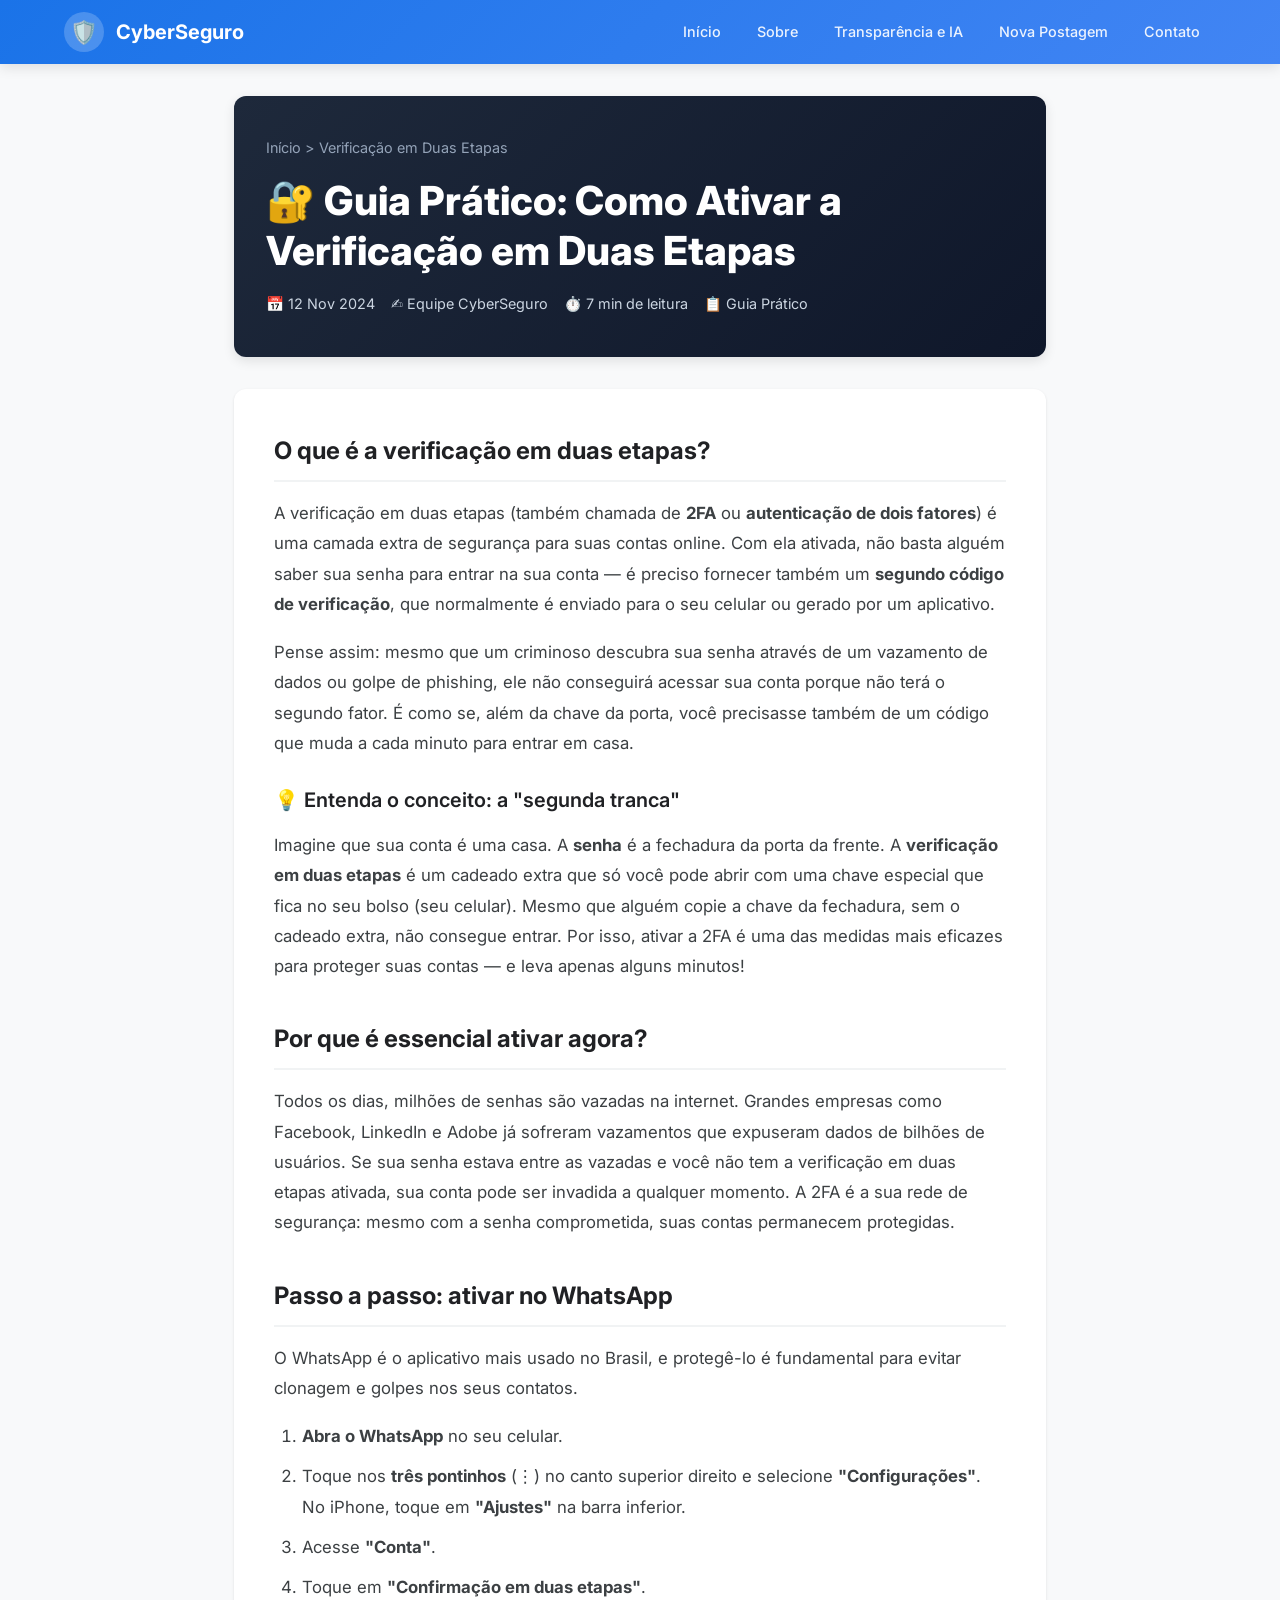
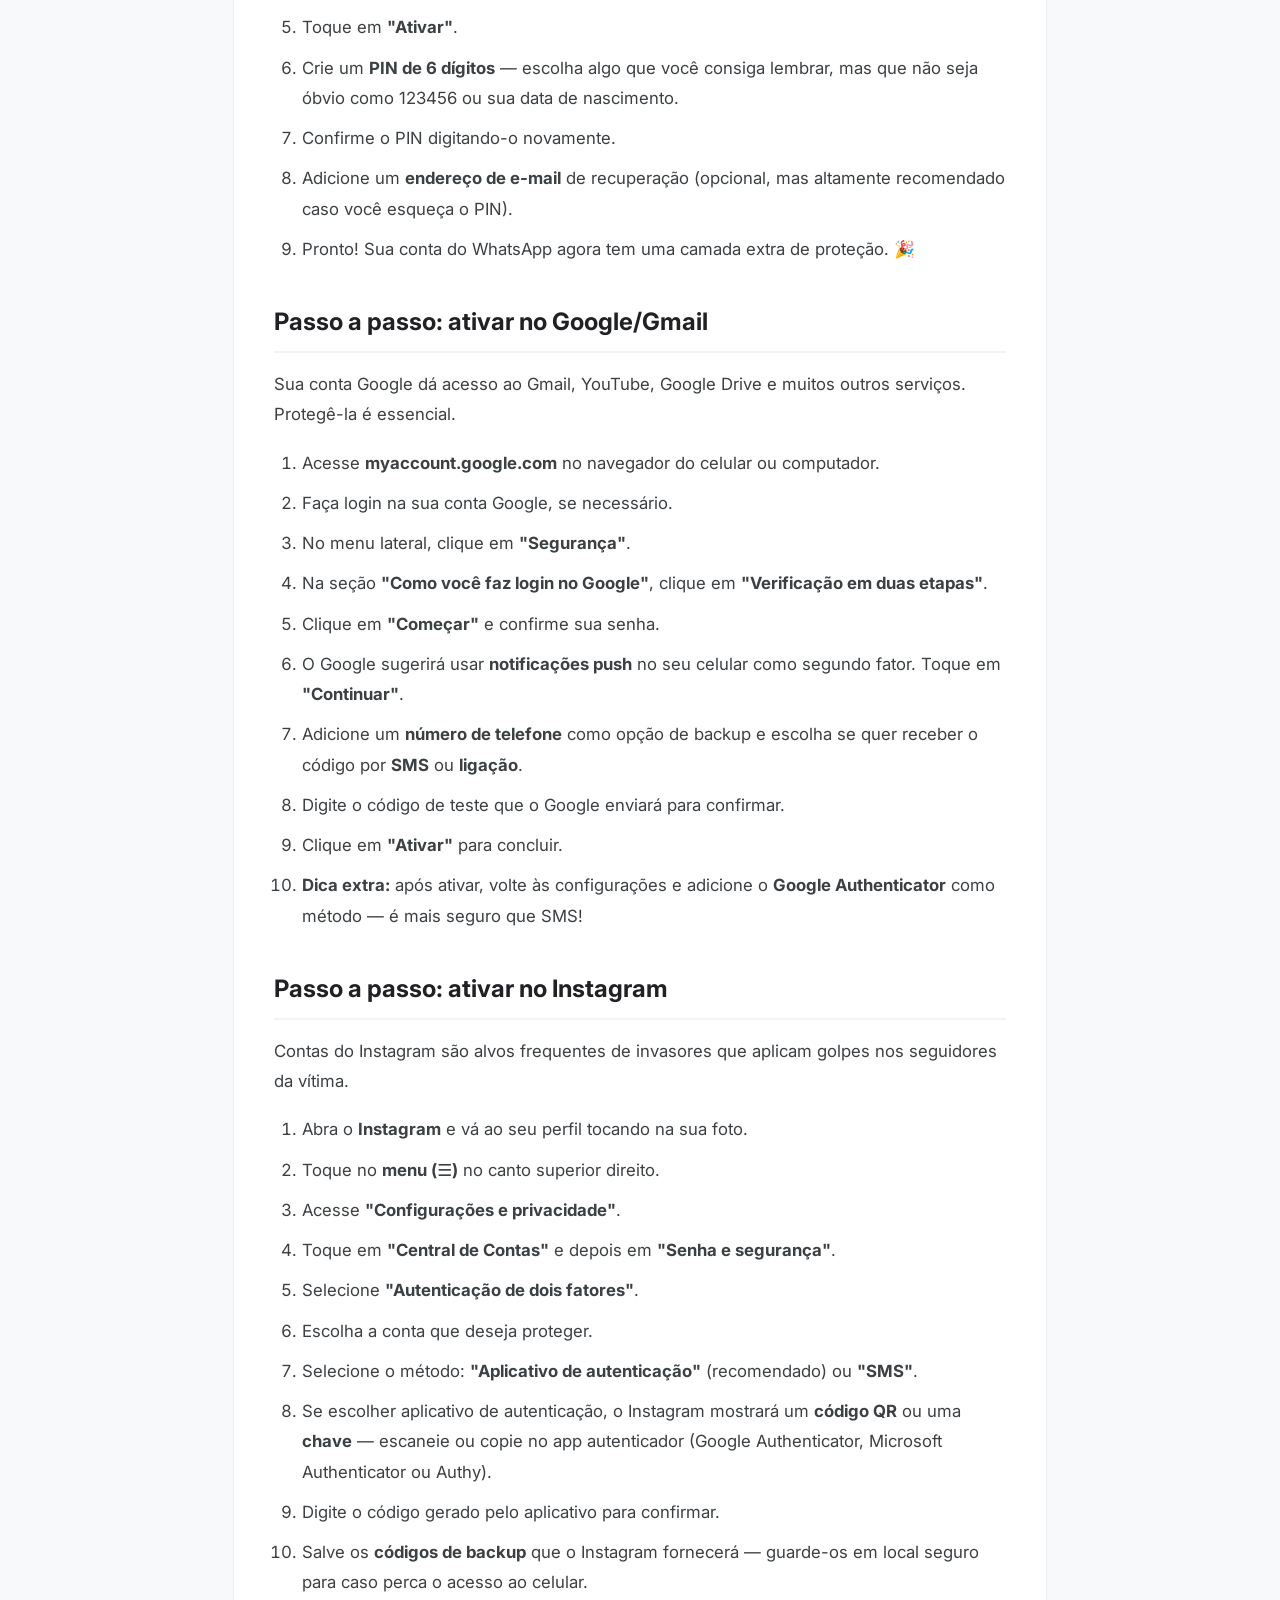
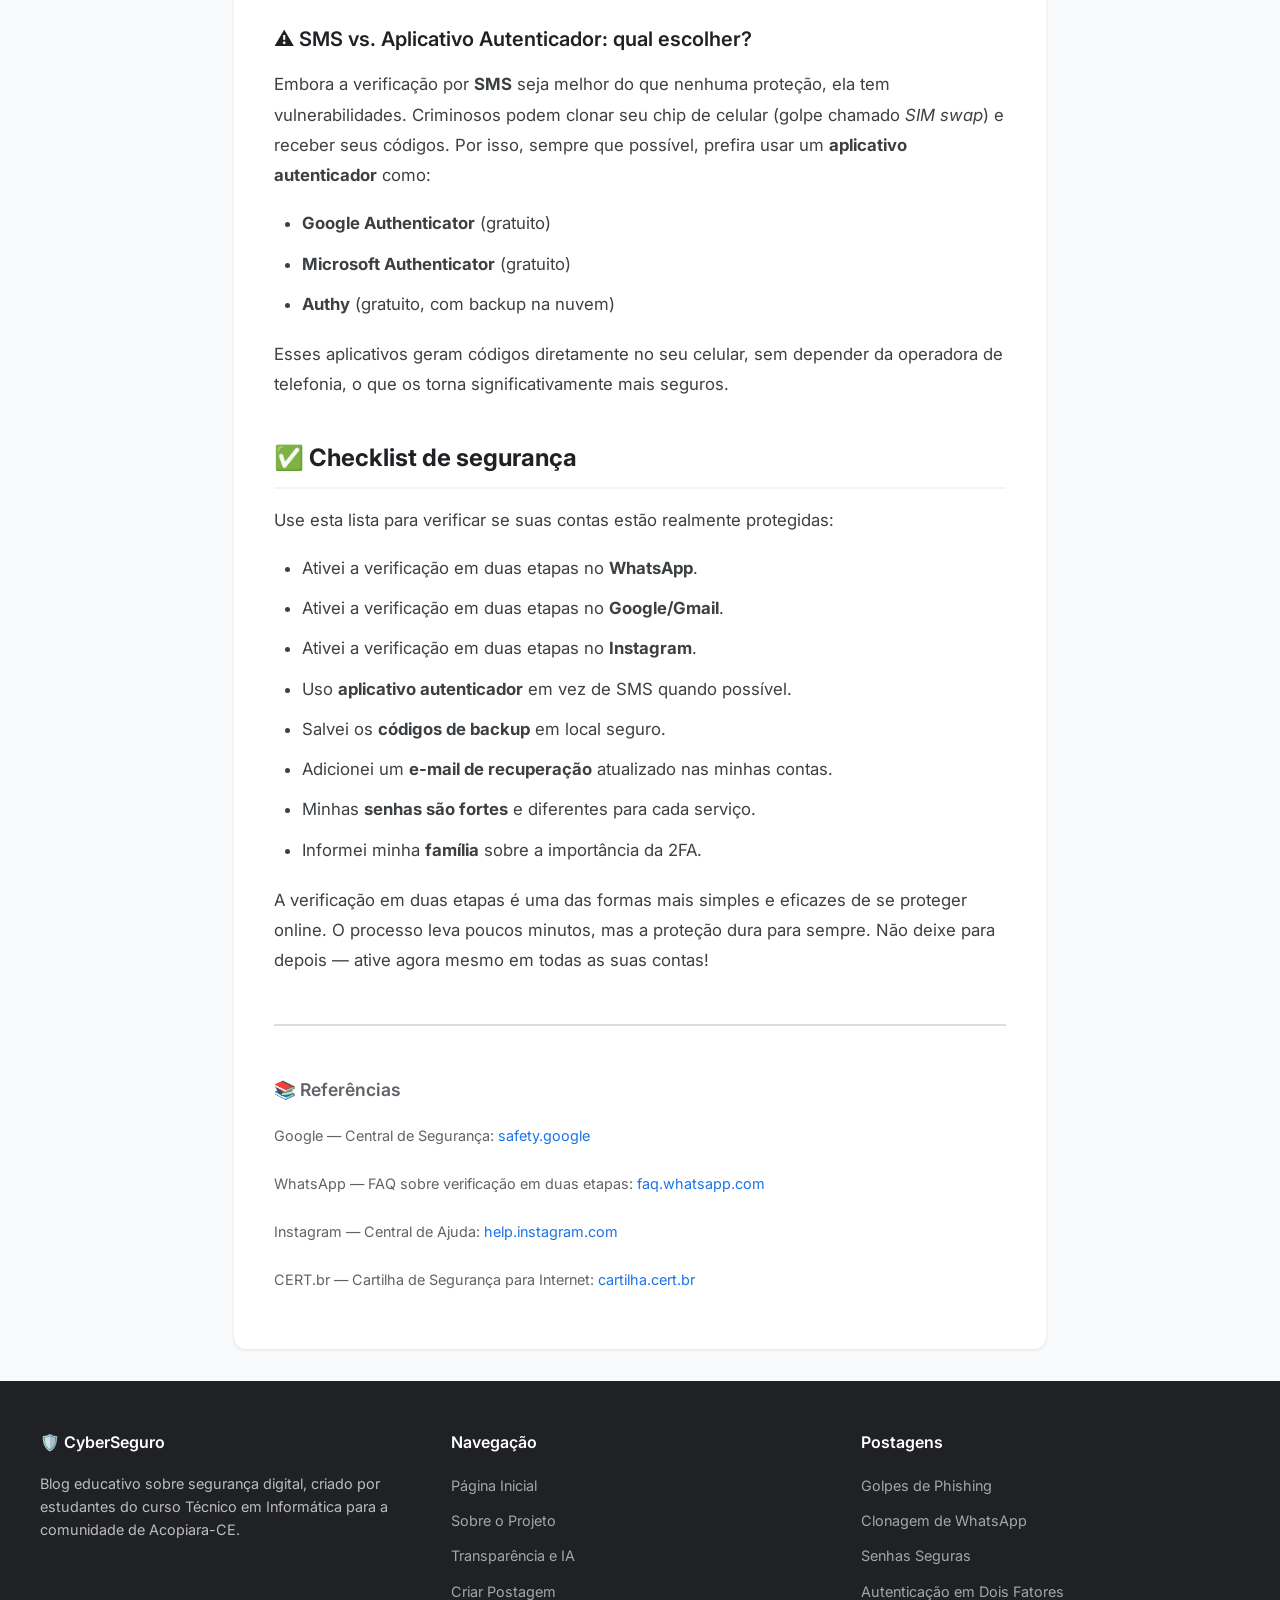
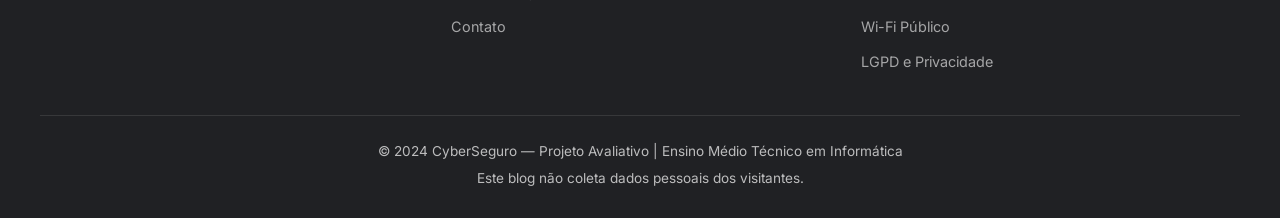
<file: blog-seguranca-digital/post-2fa.html>
<!DOCTYPE html>
<html lang="pt-BR">
<head>
  <meta charset="UTF-8">
  <meta name="viewport" content="width=device-width, initial-scale=1.0">
  <meta name="description" content="Guia prático passo a passo para ativar a verificação em duas etapas no WhatsApp, Google e Instagram. Proteja suas contas agora.">
  <title>Guia Prático: Como Ativar a Verificação em Duas Etapas — CyberSeguro</title>
  <link rel="preconnect" href="https://fonts.googleapis.com">
  <link rel="preconnect" href="https://fonts.gstatic.com" crossorigin>
  <link href="https://fonts.googleapis.com/css2?family=Inter:wght@400;500;600;700;800&display=swap" rel="stylesheet">
  <link rel="stylesheet" href="css/style.css">
</head>
<body>

  <a href="#main" class="skip-link">Pular para o conteúdo principal</a>
  <header class="site-header">
    <div class="header-inner">
      <a href="index.html" class="site-logo">
        <span class="logo-icon">🛡️</span>
        <span>CyberSeguro</span>
      </a>
      <button class="menu-toggle" aria-label="Abrir menu" aria-expanded="false">☰</button>
      <nav class="main-nav" aria-label="Menu principal">
        <ul>
          <li><a href="index.html">Início</a></li>
          <li><a href="sobre.html">Sobre</a></li>
          <li><a href="transparencia.html">Transparência e IA</a></li>
          <li><a href="criar-postagem.html">Nova Postagem</a></li>
          <li><a href="contato.html">Contato</a></li>
        </ul>
      </nav>
    </div>
  </header>

  <main id="main">
    <article class="post-full">
      <div class="post-header-banner">
        <nav class="breadcrumb" aria-label="Breadcrumb">
          <a href="index.html">Início</a> &gt; <span>Verificação em Duas Etapas</span>
        </nav>
        <h1>🔐 Guia Prático: Como Ativar a Verificação em Duas Etapas</h1>
        <div class="post-meta">
          <span>📅 12 Nov 2024</span>
          <span>✍️ Equipe CyberSeguro</span>
          <span>⏱️ 7 min de leitura</span>
          <span>📋 Guia Prático</span>
        </div>
      </div>

      <div class="post-content">
        <h2>O que é a verificação em duas etapas?</h2>
        <p>A verificação em duas etapas (também chamada de <strong>2FA</strong> ou <strong>autenticação de dois fatores</strong>) é uma camada extra de segurança para suas contas online. Com ela ativada, não basta alguém saber sua senha para entrar na sua conta — é preciso fornecer também um <strong>segundo código de verificação</strong>, que normalmente é enviado para o seu celular ou gerado por um aplicativo.</p>
        <p>Pense assim: mesmo que um criminoso descubra sua senha através de um vazamento de dados ou golpe de phishing, ele não conseguirá acessar sua conta porque não terá o segundo fator. É como se, além da chave da porta, você precisasse também de um código que muda a cada minuto para entrar em casa.</p>

        <div class="tip-box">
          <h3>💡 Entenda o conceito: a "segunda tranca"</h3>
          <p>Imagine que sua conta é uma casa. A <strong>senha</strong> é a fechadura da porta da frente. A <strong>verificação em duas etapas</strong> é um cadeado extra que só você pode abrir com uma chave especial que fica no seu bolso (seu celular). Mesmo que alguém copie a chave da fechadura, sem o cadeado extra, não consegue entrar. Por isso, ativar a 2FA é uma das medidas mais eficazes para proteger suas contas — e leva apenas alguns minutos!</p>
        </div>

        <h2>Por que é essencial ativar agora?</h2>
        <p>Todos os dias, milhões de senhas são vazadas na internet. Grandes empresas como Facebook, LinkedIn e Adobe já sofreram vazamentos que expuseram dados de bilhões de usuários. Se sua senha estava entre as vazadas e você não tem a verificação em duas etapas ativada, sua conta pode ser invadida a qualquer momento. A 2FA é a sua rede de segurança: mesmo com a senha comprometida, suas contas permanecem protegidas.</p>

        <h2>Passo a passo: ativar no WhatsApp</h2>
        <p>O WhatsApp é o aplicativo mais usado no Brasil, e protegê-lo é fundamental para evitar clonagem e golpes nos seus contatos.</p>
        <ol class="step-list">
          <li><strong>Abra o WhatsApp</strong> no seu celular.</li>
          <li>Toque nos <strong>três pontinhos</strong> (⋮) no canto superior direito e selecione <strong>"Configurações"</strong>. No iPhone, toque em <strong>"Ajustes"</strong> na barra inferior.</li>
          <li>Acesse <strong>"Conta"</strong>.</li>
          <li>Toque em <strong>"Confirmação em duas etapas"</strong>.</li>
          <li>Toque em <strong>"Ativar"</strong>.</li>
          <li>Crie um <strong>PIN de 6 dígitos</strong> — escolha algo que você consiga lembrar, mas que não seja óbvio como 123456 ou sua data de nascimento.</li>
          <li>Confirme o PIN digitando-o novamente.</li>
          <li>Adicione um <strong>endereço de e-mail</strong> de recuperação (opcional, mas altamente recomendado caso você esqueça o PIN).</li>
          <li>Pronto! Sua conta do WhatsApp agora tem uma camada extra de proteção. 🎉</li>
        </ol>

        <h2>Passo a passo: ativar no Google/Gmail</h2>
        <p>Sua conta Google dá acesso ao Gmail, YouTube, Google Drive e muitos outros serviços. Protegê-la é essencial.</p>
        <ol class="step-list">
          <li>Acesse <strong>myaccount.google.com</strong> no navegador do celular ou computador.</li>
          <li>Faça login na sua conta Google, se necessário.</li>
          <li>No menu lateral, clique em <strong>"Segurança"</strong>.</li>
          <li>Na seção <strong>"Como você faz login no Google"</strong>, clique em <strong>"Verificação em duas etapas"</strong>.</li>
          <li>Clique em <strong>"Começar"</strong> e confirme sua senha.</li>
          <li>O Google sugerirá usar <strong>notificações push</strong> no seu celular como segundo fator. Toque em <strong>"Continuar"</strong>.</li>
          <li>Adicione um <strong>número de telefone</strong> como opção de backup e escolha se quer receber o código por <strong>SMS</strong> ou <strong>ligação</strong>.</li>
          <li>Digite o código de teste que o Google enviará para confirmar.</li>
          <li>Clique em <strong>"Ativar"</strong> para concluir.</li>
          <li><strong>Dica extra:</strong> após ativar, volte às configurações e adicione o <strong>Google Authenticator</strong> como método — é mais seguro que SMS!</li>
        </ol>

        <h2>Passo a passo: ativar no Instagram</h2>
        <p>Contas do Instagram são alvos frequentes de invasores que aplicam golpes nos seguidores da vítima.</p>
        <ol class="step-list">
          <li>Abra o <strong>Instagram</strong> e vá ao seu perfil tocando na sua foto.</li>
          <li>Toque no <strong>menu (☰)</strong> no canto superior direito.</li>
          <li>Acesse <strong>"Configurações e privacidade"</strong>.</li>
          <li>Toque em <strong>"Central de Contas"</strong> e depois em <strong>"Senha e segurança"</strong>.</li>
          <li>Selecione <strong>"Autenticação de dois fatores"</strong>.</li>
          <li>Escolha a conta que deseja proteger.</li>
          <li>Selecione o método: <strong>"Aplicativo de autenticação"</strong> (recomendado) ou <strong>"SMS"</strong>.</li>
          <li>Se escolher aplicativo de autenticação, o Instagram mostrará um <strong>código QR</strong> ou uma <strong>chave</strong> — escaneie ou copie no app autenticador (Google Authenticator, Microsoft Authenticator ou Authy).</li>
          <li>Digite o código gerado pelo aplicativo para confirmar.</li>
          <li>Salve os <strong>códigos de backup</strong> que o Instagram fornecerá — guarde-os em local seguro para caso perca o acesso ao celular.</li>
        </ol>

        <div class="warning-box">
          <h3>⚠️ SMS vs. Aplicativo Autenticador: qual escolher?</h3>
          <p>Embora a verificação por <strong>SMS</strong> seja melhor do que nenhuma proteção, ela tem vulnerabilidades. Criminosos podem clonar seu chip de celular (golpe chamado <em>SIM swap</em>) e receber seus códigos. Por isso, sempre que possível, prefira usar um <strong>aplicativo autenticador</strong> como:</p>
          <ul>
            <li><strong>Google Authenticator</strong> (gratuito)</li>
            <li><strong>Microsoft Authenticator</strong> (gratuito)</li>
            <li><strong>Authy</strong> (gratuito, com backup na nuvem)</li>
          </ul>
          <p>Esses aplicativos geram códigos diretamente no seu celular, sem depender da operadora de telefonia, o que os torna significativamente mais seguros.</p>
        </div>

        <h2>✅ Checklist de segurança</h2>
        <p>Use esta lista para verificar se suas contas estão realmente protegidas:</p>
        <ul class="checklist">
          <li>Ativei a verificação em duas etapas no <strong>WhatsApp</strong>.</li>
          <li>Ativei a verificação em duas etapas no <strong>Google/Gmail</strong>.</li>
          <li>Ativei a verificação em duas etapas no <strong>Instagram</strong>.</li>
          <li>Uso <strong>aplicativo autenticador</strong> em vez de SMS quando possível.</li>
          <li>Salvei os <strong>códigos de backup</strong> em local seguro.</li>
          <li>Adicionei um <strong>e-mail de recuperação</strong> atualizado nas minhas contas.</li>
          <li>Minhas <strong>senhas são fortes</strong> e diferentes para cada serviço.</li>
          <li>Informei minha <strong>família</strong> sobre a importância da 2FA.</li>
        </ul>
        <p>A verificação em duas etapas é uma das formas mais simples e eficazes de se proteger online. O processo leva poucos minutos, mas a proteção dura para sempre. Não deixe para depois — ative agora mesmo em todas as suas contas!</p>

        <div class="post-references">
          <h3>📚 Referências</h3>
          <ul>
            <li>Google — Central de Segurança: <a href="https://safety.google/intl/pt_br/" target="_blank" rel="noopener noreferrer">safety.google</a></li>
            <li>WhatsApp — FAQ sobre verificação em duas etapas: <a href="https://faq.whatsapp.com/1278661612895630" target="_blank" rel="noopener noreferrer">faq.whatsapp.com</a></li>
            <li>Instagram — Central de Ajuda: <a href="https://help.instagram.com/566810106808145" target="_blank" rel="noopener noreferrer">help.instagram.com</a></li>
            <li>CERT.br — Cartilha de Segurança para Internet: <a href="https://cartilha.cert.br/" target="_blank" rel="noopener noreferrer">cartilha.cert.br</a></li>
          </ul>
        </div>
      </div>
    </article>
  </main>

  <footer class="site-footer">
    <div class="footer-inner">
      <div class="footer-col">
        <h4>🛡️ CyberSeguro</h4>
        <p>Blog educativo sobre segurança digital, criado por estudantes do curso Técnico em Informática para a comunidade de Acopiara-CE.</p>
      </div>
      <div class="footer-col">
        <h4>Navegação</h4>
        <ul>
          <li><a href="index.html">Página Inicial</a></li>
          <li><a href="sobre.html">Sobre o Projeto</a></li>
          <li><a href="transparencia.html">Transparência e IA</a></li>
          <li><a href="criar-postagem.html">Criar Postagem</a></li>
          <li><a href="contato.html">Contato</a></li>
        </ul>
      </div>
      <div class="footer-col">
        <h4>Postagens</h4>
        <ul>
          <li><a href="post-phishing.html">Golpes de Phishing</a></li>
          <li><a href="post-whatsapp.html">Clonagem de WhatsApp</a></li>
          <li><a href="post-senhas.html">Senhas Seguras</a></li>
          <li><a href="post-2fa.html">Autenticação em Dois Fatores</a></li>
          <li><a href="post-wifi.html">Wi-Fi Público</a></li>
          <li><a href="post-lgpd.html">LGPD e Privacidade</a></li>
        </ul>
      </div>
    </div>
    <div class="footer-bottom">
      <p>© 2024 CyberSeguro — Projeto Avaliativo | Ensino Médio Técnico em Informática</p>
      <p>Este blog não coleta dados pessoais dos visitantes.</p>
    </div>
  </footer>

  <script src="js/main.js"></script>
</body>
</html>
</file>
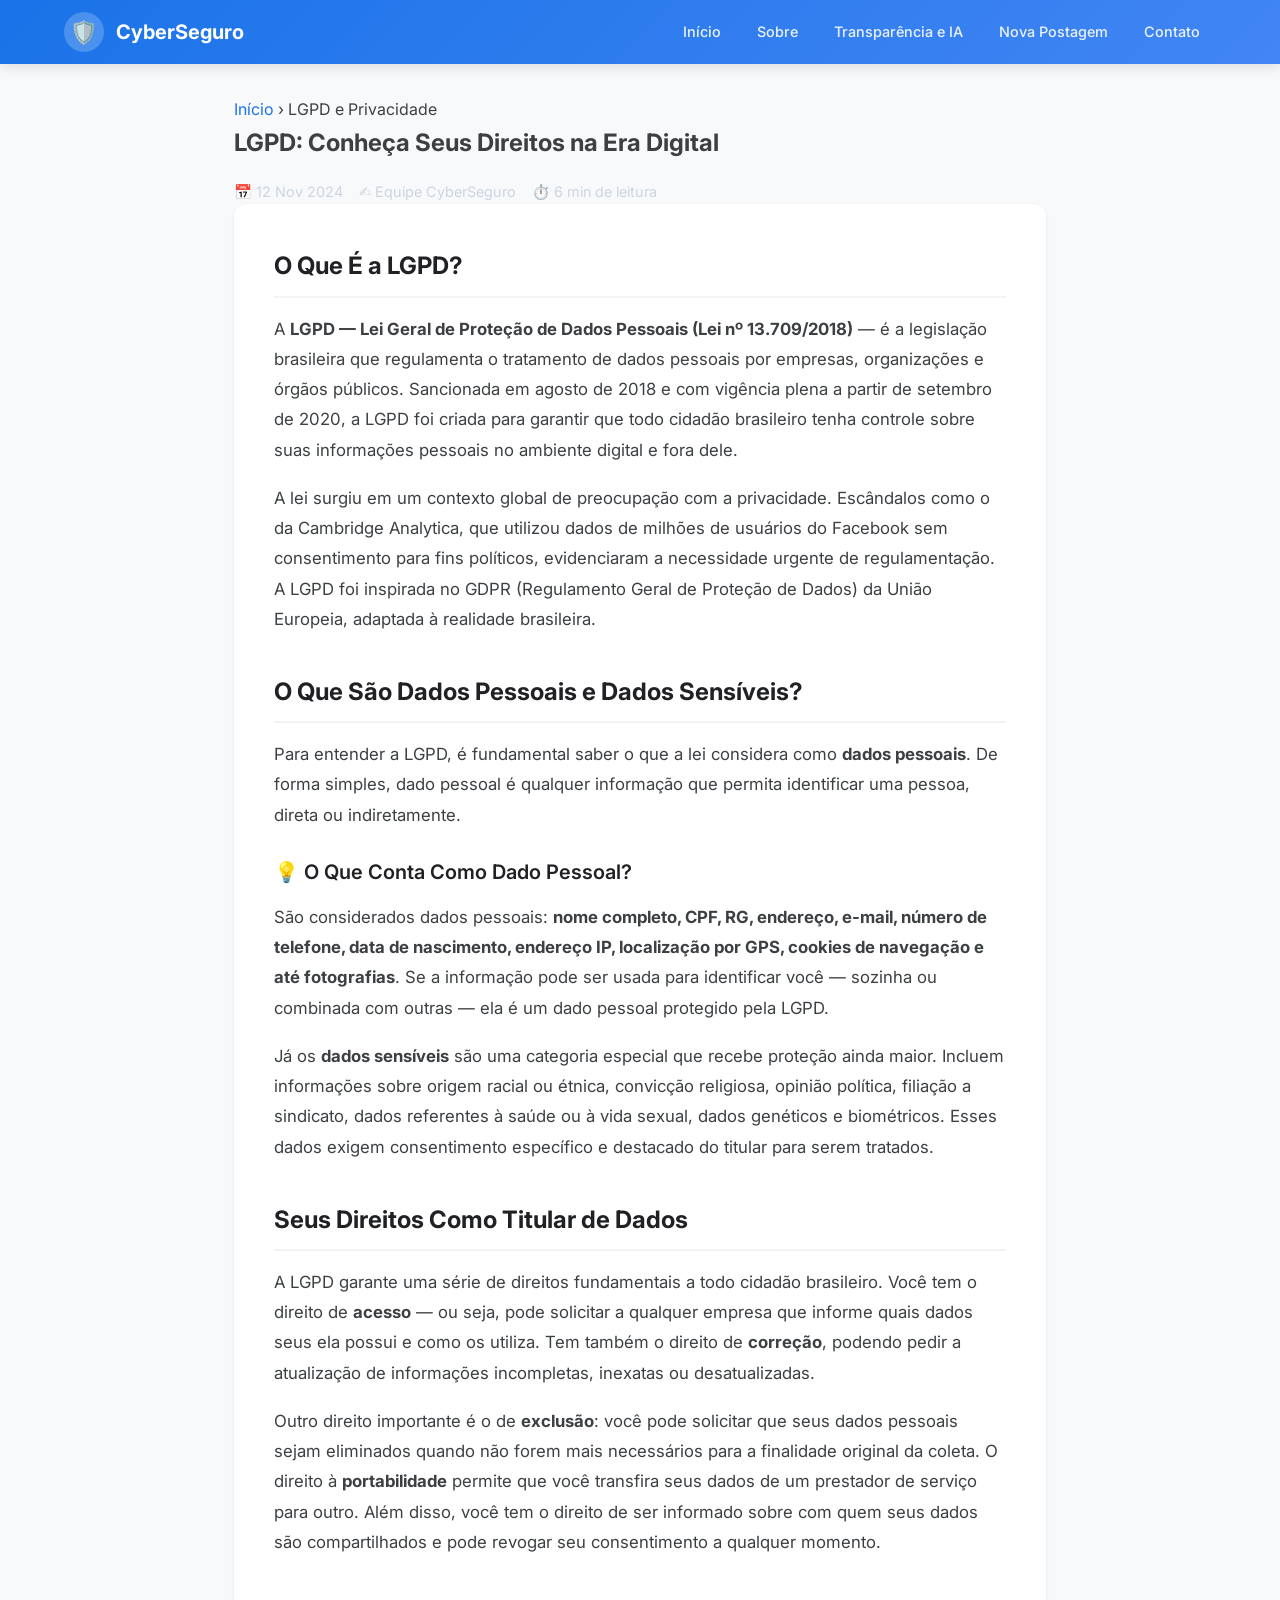
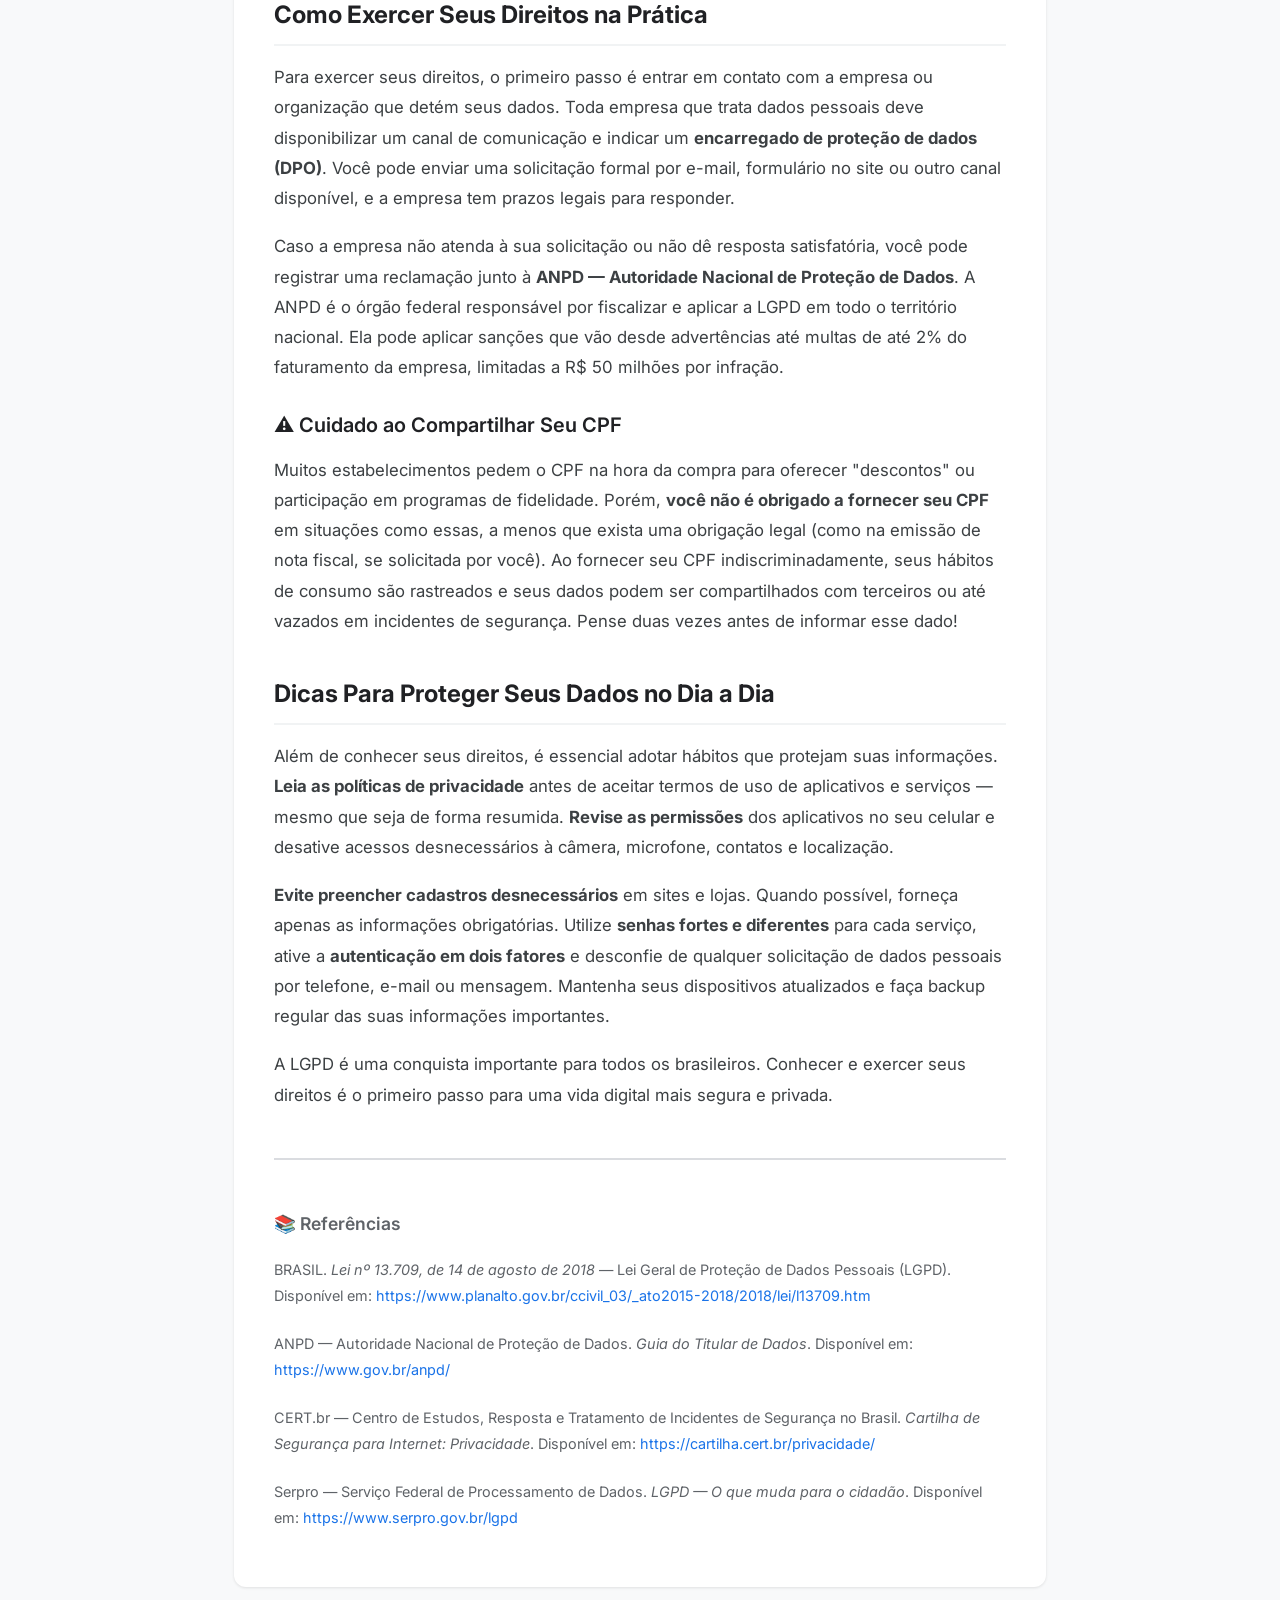
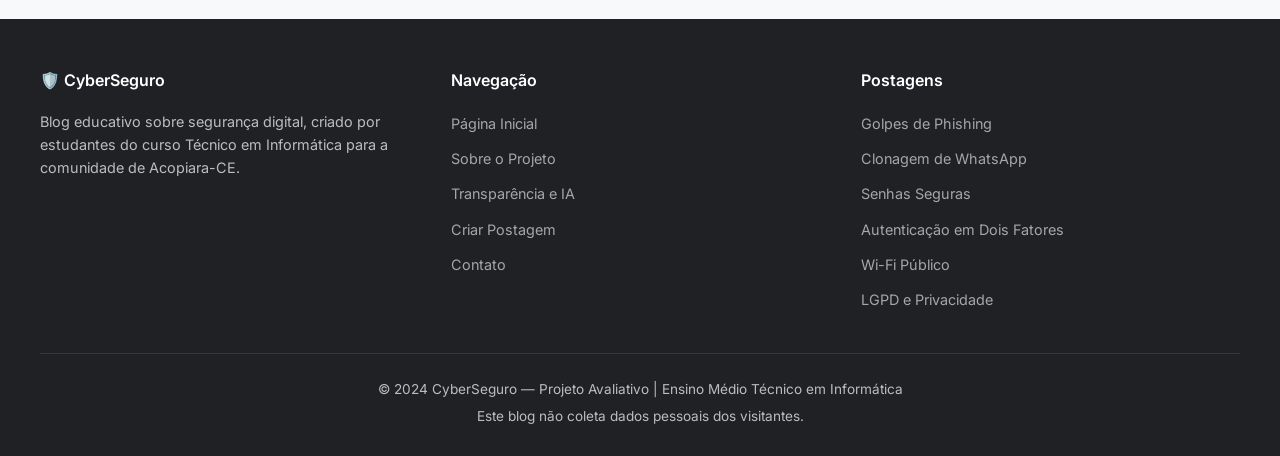
<file: blog-seguranca-digital/post-lgpd.html>
<!DOCTYPE html>
<html lang="pt-BR">
<head>
  <meta charset="UTF-8">
  <meta name="viewport" content="width=device-width, initial-scale=1.0">
  <meta name="description" content="Entenda a LGPD (Lei Geral de Proteção de Dados), conheça seus direitos como titular de dados e aprenda a proteger suas informações pessoais na era digital.">
  <title>LGPD: Conheça Seus Direitos na Era Digital — CyberSeguro</title>
  <link rel="preconnect" href="https://fonts.googleapis.com">
  <link rel="preconnect" href="https://fonts.gstatic.com" crossorigin>
  <link href="https://fonts.googleapis.com/css2?family=Inter:wght@400;500;600;700;800&display=swap" rel="stylesheet">
  <link rel="stylesheet" href="css/style.css">
</head>
<body>

  <a href="#main" class="skip-link">Pular para o conteúdo principal</a>
  <header class="site-header">
    <div class="header-inner">
      <a href="index.html" class="site-logo">
        <span class="logo-icon">🛡️</span>
        <span>CyberSeguro</span>
      </a>
      <button class="menu-toggle" aria-label="Abrir menu" aria-expanded="false">☰</button>
      <nav class="main-nav" aria-label="Menu principal">
        <ul>
          <li><a href="index.html">Início</a></li>
          <li><a href="sobre.html">Sobre</a></li>
          <li><a href="transparencia.html">Transparência e IA</a></li>
          <li><a href="criar-postagem.html">Nova Postagem</a></li>
          <li><a href="contato.html">Contato</a></li>
        </ul>
      </nav>
    </div>
  </header>

  <main id="main">
    <article class="post-full">
      <div class="post-header">
        <nav class="breadcrumb" aria-label="Breadcrumb">
          <a href="index.html">Início</a> &rsaquo; <span>LGPD e Privacidade</span>
        </nav>
        <h1>LGPD: Conheça Seus Direitos na Era Digital</h1>
        <div class="post-meta">
          <span>📅 12 Nov 2024</span>
          <span>✍️ Equipe CyberSeguro</span>
          <span>⏱️ 6 min de leitura</span>
        </div>
      </div>

      <div class="post-content">
        <h2>O Que É a LGPD?</h2>
        <p>A <strong>LGPD — Lei Geral de Proteção de Dados Pessoais (Lei nº 13.709/2018)</strong> — é a legislação brasileira que regulamenta o tratamento de dados pessoais por empresas, organizações e órgãos públicos. Sancionada em agosto de 2018 e com vigência plena a partir de setembro de 2020, a LGPD foi criada para garantir que todo cidadão brasileiro tenha controle sobre suas informações pessoais no ambiente digital e fora dele.</p>
        <p>A lei surgiu em um contexto global de preocupação com a privacidade. Escândalos como o da Cambridge Analytica, que utilizou dados de milhões de usuários do Facebook sem consentimento para fins políticos, evidenciaram a necessidade urgente de regulamentação. A LGPD foi inspirada no GDPR (Regulamento Geral de Proteção de Dados) da União Europeia, adaptada à realidade brasileira.</p>

        <h2>O Que São Dados Pessoais e Dados Sensíveis?</h2>
        <p>Para entender a LGPD, é fundamental saber o que a lei considera como <strong>dados pessoais</strong>. De forma simples, dado pessoal é qualquer informação que permita identificar uma pessoa, direta ou indiretamente.</p>

        <div class="tip-box">
          <h3>💡 O Que Conta Como Dado Pessoal?</h3>
          <p>São considerados dados pessoais: <strong>nome completo, CPF, RG, endereço, e-mail, número de telefone, data de nascimento, endereço IP, localização por GPS, cookies de navegação e até fotografias</strong>. Se a informação pode ser usada para identificar você — sozinha ou combinada com outras — ela é um dado pessoal protegido pela LGPD.</p>
        </div>

        <p>Já os <strong>dados sensíveis</strong> são uma categoria especial que recebe proteção ainda maior. Incluem informações sobre origem racial ou étnica, convicção religiosa, opinião política, filiação a sindicato, dados referentes à saúde ou à vida sexual, dados genéticos e biométricos. Esses dados exigem consentimento específico e destacado do titular para serem tratados.</p>

        <h2>Seus Direitos Como Titular de Dados</h2>
        <p>A LGPD garante uma série de direitos fundamentais a todo cidadão brasileiro. Você tem o direito de <strong>acesso</strong> — ou seja, pode solicitar a qualquer empresa que informe quais dados seus ela possui e como os utiliza. Tem também o direito de <strong>correção</strong>, podendo pedir a atualização de informações incompletas, inexatas ou desatualizadas.</p>
        <p>Outro direito importante é o de <strong>exclusão</strong>: você pode solicitar que seus dados pessoais sejam eliminados quando não forem mais necessários para a finalidade original da coleta. O direito à <strong>portabilidade</strong> permite que você transfira seus dados de um prestador de serviço para outro. Além disso, você tem o direito de ser informado sobre com quem seus dados são compartilhados e pode revogar seu consentimento a qualquer momento.</p>

        <h2>Como Exercer Seus Direitos na Prática</h2>
        <p>Para exercer seus direitos, o primeiro passo é entrar em contato com a empresa ou organização que detém seus dados. Toda empresa que trata dados pessoais deve disponibilizar um canal de comunicação e indicar um <strong>encarregado de proteção de dados (DPO)</strong>. Você pode enviar uma solicitação formal por e-mail, formulário no site ou outro canal disponível, e a empresa tem prazos legais para responder.</p>
        <p>Caso a empresa não atenda à sua solicitação ou não dê resposta satisfatória, você pode registrar uma reclamação junto à <strong>ANPD — Autoridade Nacional de Proteção de Dados</strong>. A ANPD é o órgão federal responsável por fiscalizar e aplicar a LGPD em todo o território nacional. Ela pode aplicar sanções que vão desde advertências até multas de até 2% do faturamento da empresa, limitadas a R$ 50 milhões por infração.</p>

        <div class="warning-box">
          <h3>⚠️ Cuidado ao Compartilhar Seu CPF</h3>
          <p>Muitos estabelecimentos pedem o CPF na hora da compra para oferecer "descontos" ou participação em programas de fidelidade. Porém, <strong>você não é obrigado a fornecer seu CPF</strong> em situações como essas, a menos que exista uma obrigação legal (como na emissão de nota fiscal, se solicitada por você). Ao fornecer seu CPF indiscriminadamente, seus hábitos de consumo são rastreados e seus dados podem ser compartilhados com terceiros ou até vazados em incidentes de segurança. Pense duas vezes antes de informar esse dado!</p>
        </div>

        <h2>Dicas Para Proteger Seus Dados no Dia a Dia</h2>
        <p>Além de conhecer seus direitos, é essencial adotar hábitos que protejam suas informações. <strong>Leia as políticas de privacidade</strong> antes de aceitar termos de uso de aplicativos e serviços — mesmo que seja de forma resumida. <strong>Revise as permissões</strong> dos aplicativos no seu celular e desative acessos desnecessários à câmera, microfone, contatos e localização.</p>
        <p><strong>Evite preencher cadastros desnecessários</strong> em sites e lojas. Quando possível, forneça apenas as informações obrigatórias. Utilize <strong>senhas fortes e diferentes</strong> para cada serviço, ative a <strong>autenticação em dois fatores</strong> e desconfie de qualquer solicitação de dados pessoais por telefone, e-mail ou mensagem. Mantenha seus dispositivos atualizados e faça backup regular das suas informações importantes.</p>
        <p>A LGPD é uma conquista importante para todos os brasileiros. Conhecer e exercer seus direitos é o primeiro passo para uma vida digital mais segura e privada.</p>

        <div class="post-references">
          <h3>📚 Referências</h3>
          <ul>
            <li>BRASIL. <em>Lei nº 13.709, de 14 de agosto de 2018</em> — Lei Geral de Proteção de Dados Pessoais (LGPD). Disponível em: <a href="https://www.planalto.gov.br/ccivil_03/_ato2015-2018/2018/lei/l13709.htm" target="_blank" rel="noopener noreferrer">https://www.planalto.gov.br/ccivil_03/_ato2015-2018/2018/lei/l13709.htm</a></li>
            <li>ANPD — Autoridade Nacional de Proteção de Dados. <em>Guia do Titular de Dados</em>. Disponível em: <a href="https://www.gov.br/anpd/" target="_blank" rel="noopener noreferrer">https://www.gov.br/anpd/</a></li>
            <li>CERT.br — Centro de Estudos, Resposta e Tratamento de Incidentes de Segurança no Brasil. <em>Cartilha de Segurança para Internet: Privacidade</em>. Disponível em: <a href="https://cartilha.cert.br/privacidade/" target="_blank" rel="noopener noreferrer">https://cartilha.cert.br/privacidade/</a></li>
            <li>Serpro — Serviço Federal de Processamento de Dados. <em>LGPD — O que muda para o cidadão</em>. Disponível em: <a href="https://www.serpro.gov.br/lgpd" target="_blank" rel="noopener noreferrer">https://www.serpro.gov.br/lgpd</a></li>
          </ul>
        </div>
      </div>
    </article>
  </main>

  <footer class="site-footer">
    <div class="footer-inner">
      <div class="footer-col">
        <h4>🛡️ CyberSeguro</h4>
        <p>Blog educativo sobre segurança digital, criado por estudantes do curso Técnico em Informática para a comunidade de Acopiara-CE.</p>
      </div>
      <div class="footer-col">
        <h4>Navegação</h4>
        <ul>
          <li><a href="index.html">Página Inicial</a></li>
          <li><a href="sobre.html">Sobre o Projeto</a></li>
          <li><a href="transparencia.html">Transparência e IA</a></li>
          <li><a href="criar-postagem.html">Criar Postagem</a></li>
          <li><a href="contato.html">Contato</a></li>
        </ul>
      </div>
      <div class="footer-col">
        <h4>Postagens</h4>
        <ul>
          <li><a href="post-phishing.html">Golpes de Phishing</a></li>
          <li><a href="post-whatsapp.html">Clonagem de WhatsApp</a></li>
          <li><a href="post-senhas.html">Senhas Seguras</a></li>
          <li><a href="post-2fa.html">Autenticação em Dois Fatores</a></li>
          <li><a href="post-wifi.html">Wi-Fi Público</a></li>
          <li><a href="post-lgpd.html">LGPD e Privacidade</a></li>
        </ul>
      </div>
    </div>
    <div class="footer-bottom">
      <p>© 2024 CyberSeguro — Projeto Avaliativo | Ensino Médio Técnico em Informática</p>
      <p>Este blog não coleta dados pessoais dos visitantes.</p>
    </div>
  </footer>

  <script src="js/main.js"></script>
</body>
</html>
</file>
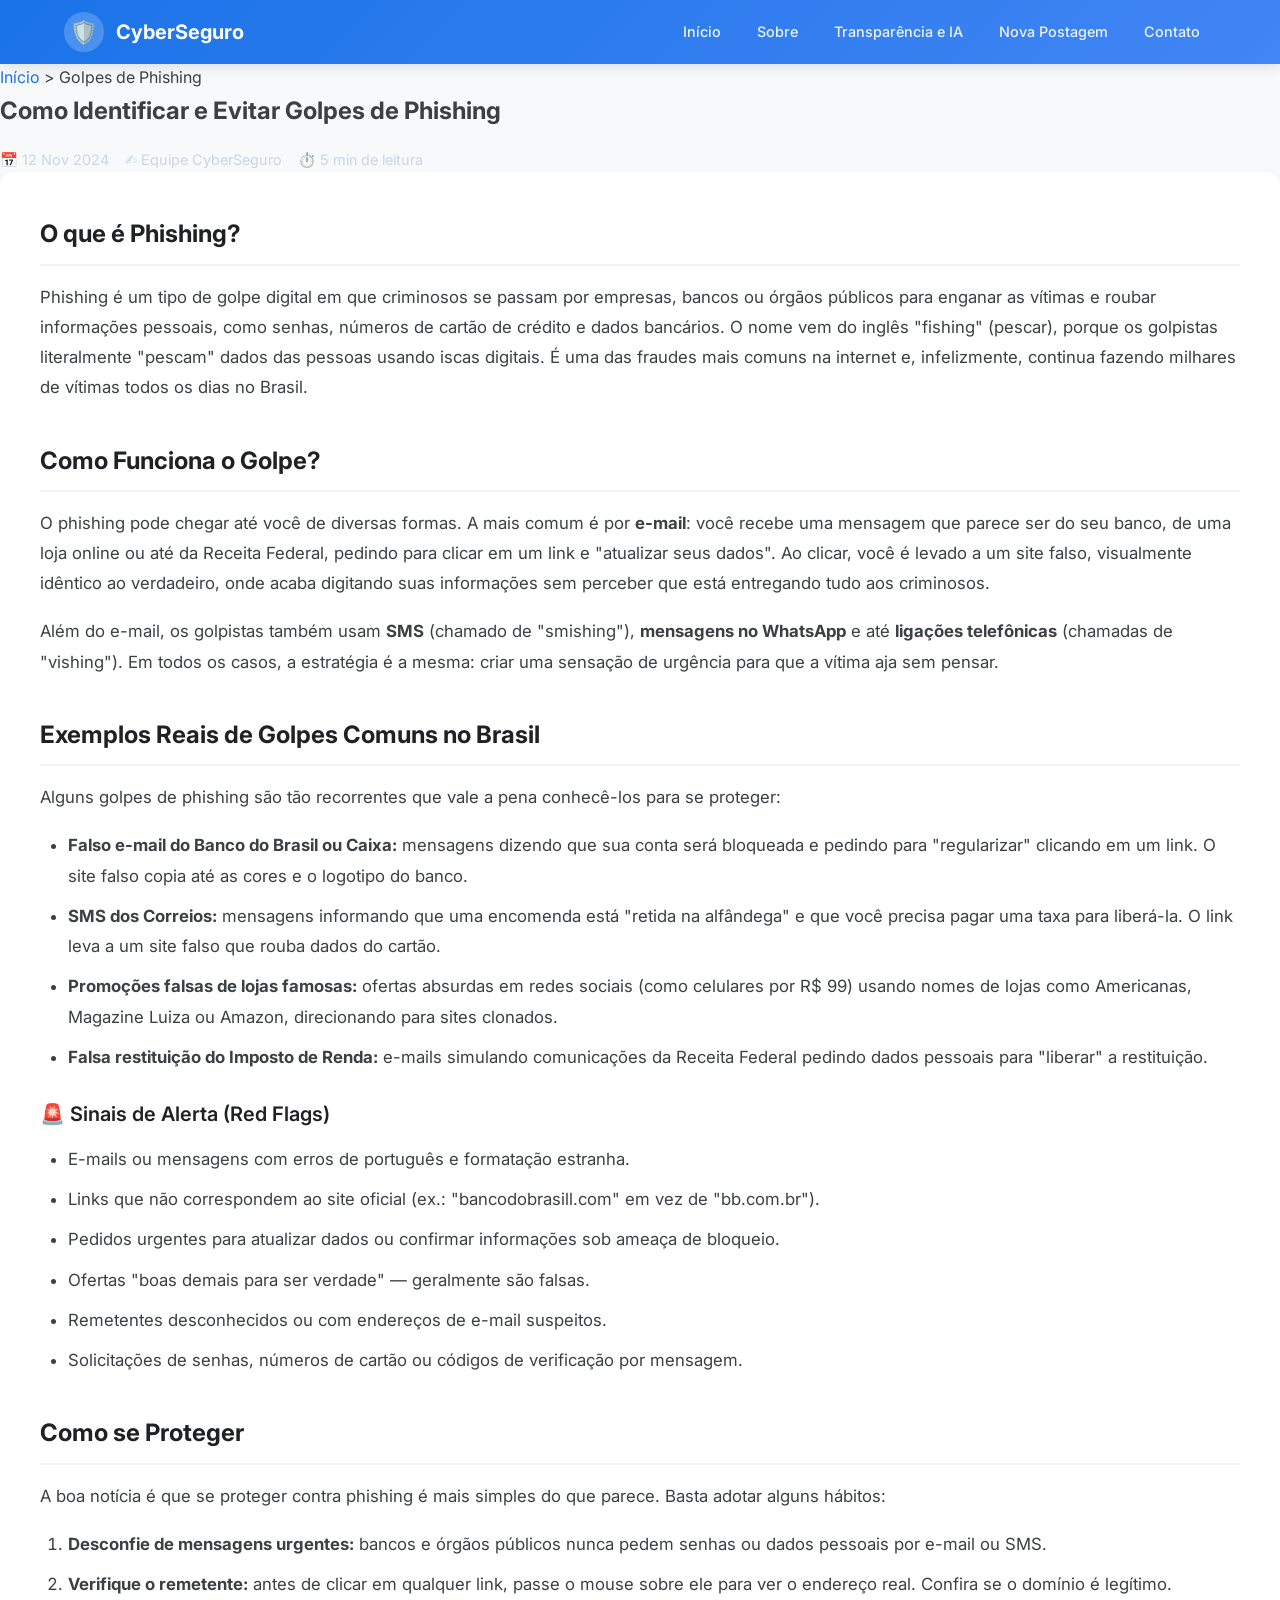
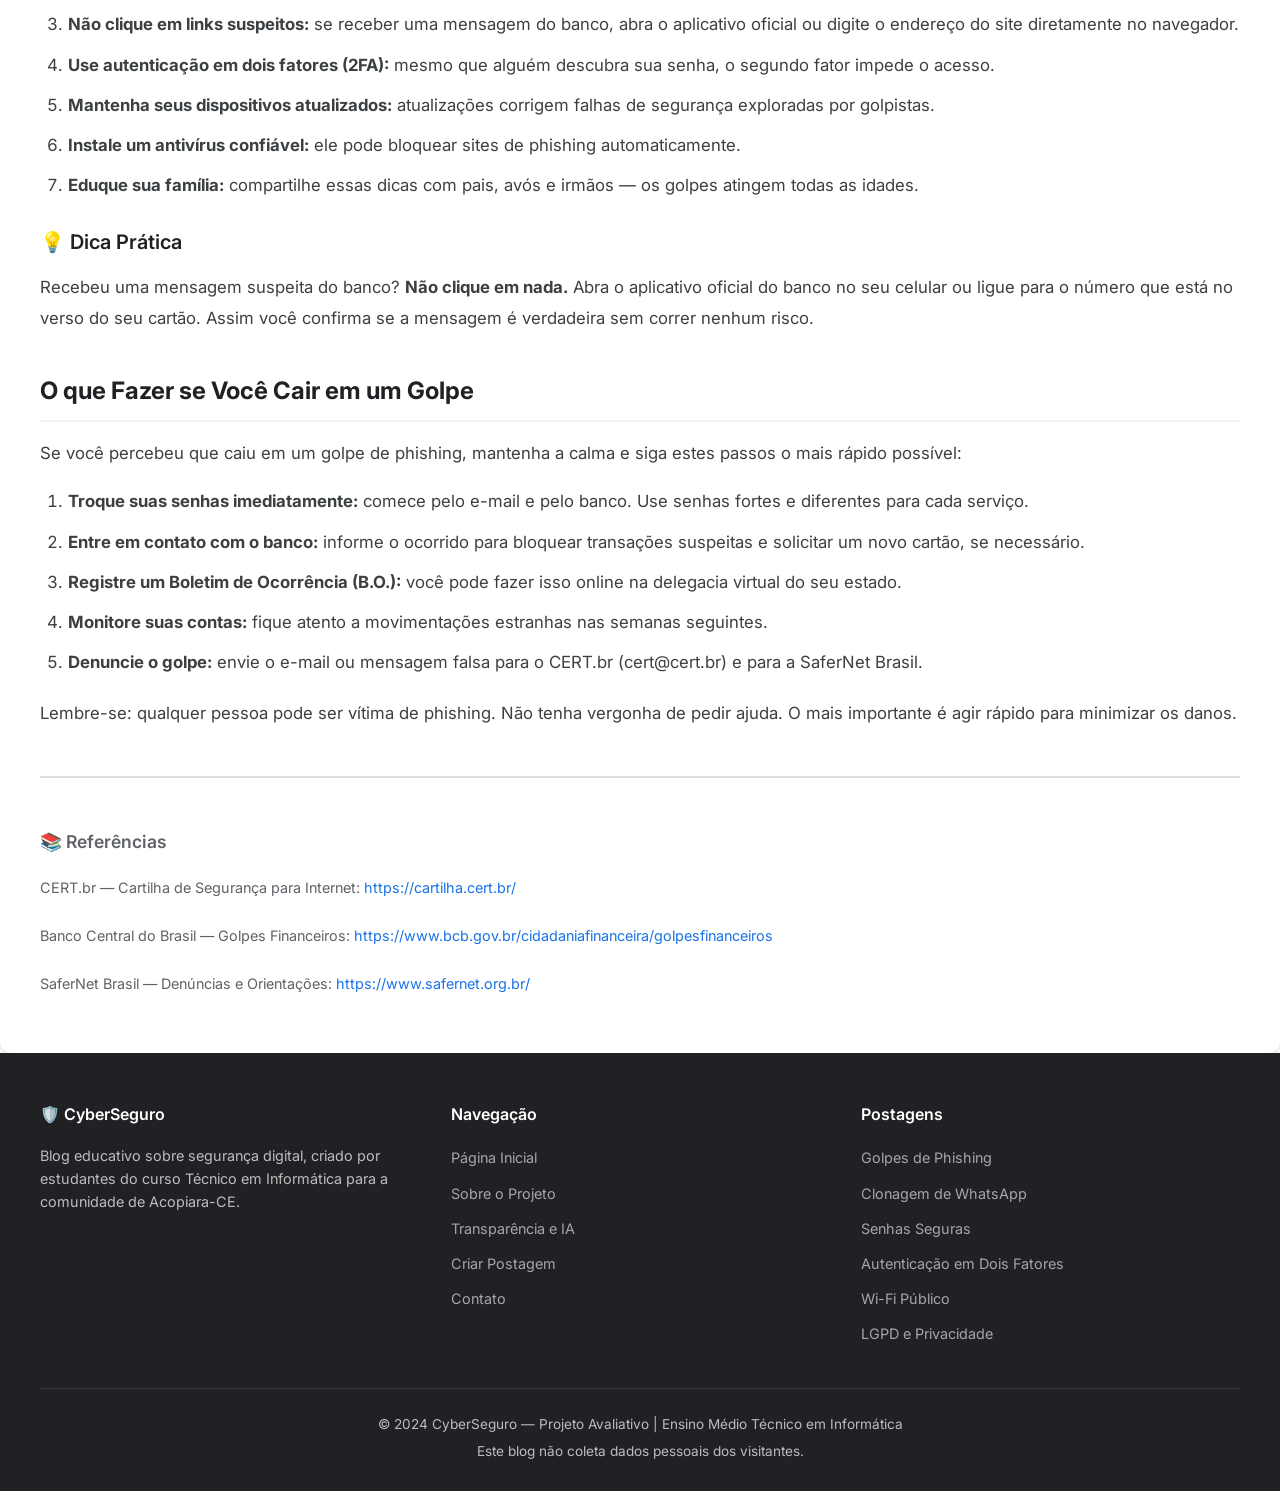
<file: blog-seguranca-digital/post-phishing.html>
<!DOCTYPE html>
<html lang="pt-BR">
<head>
  <meta charset="UTF-8">
  <meta name="viewport" content="width=device-width, initial-scale=1.0">
  <meta name="description" content="Aprenda a identificar e evitar golpes de phishing. Dicas práticas para proteger seus dados pessoais e financeiros contra fraudes online.">
  <title>Como Identificar e Evitar Golpes de Phishing — CyberSeguro</title>
  <link rel="preconnect" href="https://fonts.googleapis.com">
  <link rel="preconnect" href="https://fonts.gstatic.com" crossorigin>
  <link href="https://fonts.googleapis.com/css2?family=Inter:wght@400;500;600;700;800&display=swap" rel="stylesheet">
  <link rel="stylesheet" href="css/style.css">
</head>
<body>

  <a href="#main" class="skip-link">Pular para o conteúdo principal</a>
  <header class="site-header">
    <div class="header-inner">
      <a href="index.html" class="site-logo">
        <span class="logo-icon">🛡️</span>
        <span>CyberSeguro</span>
      </a>
      <button class="menu-toggle" aria-label="Abrir menu" aria-expanded="false">☰</button>
      <nav class="main-nav" aria-label="Menu principal">
        <ul>
          <li><a href="index.html">Início</a></li>
          <li><a href="sobre.html">Sobre</a></li>
          <li><a href="transparencia.html">Transparência e IA</a></li>
          <li><a href="criar-postagem.html">Nova Postagem</a></li>
          <li><a href="contato.html">Contato</a></li>
        </ul>
      </nav>
    </div>
  </header>

  <main id="main">
    <article class="post-page">
      <div class="post-header">
        <nav class="breadcrumb" aria-label="Breadcrumb">
          <a href="index.html">Início</a> &gt; <span>Golpes de Phishing</span>
        </nav>
        <h1>Como Identificar e Evitar Golpes de Phishing</h1>
        <div class="post-meta">
          <span>📅 12 Nov 2024</span>
          <span>✍️ Equipe CyberSeguro</span>
          <span>⏱️ 5 min de leitura</span>
        </div>
      </div>

      <div class="post-content">
        <h2>O que é Phishing?</h2>
        <p>
          Phishing é um tipo de golpe digital em que criminosos se passam por empresas, bancos ou órgãos públicos para enganar as vítimas e roubar informações pessoais, como senhas, números de cartão de crédito e dados bancários. O nome vem do inglês "fishing" (pescar), porque os golpistas literalmente "pescam" dados das pessoas usando iscas digitais. É uma das fraudes mais comuns na internet e, infelizmente, continua fazendo milhares de vítimas todos os dias no Brasil.
        </p>

        <h2>Como Funciona o Golpe?</h2>
        <p>
          O phishing pode chegar até você de diversas formas. A mais comum é por <strong>e-mail</strong>: você recebe uma mensagem que parece ser do seu banco, de uma loja online ou até da Receita Federal, pedindo para clicar em um link e "atualizar seus dados". Ao clicar, você é levado a um site falso, visualmente idêntico ao verdadeiro, onde acaba digitando suas informações sem perceber que está entregando tudo aos criminosos.
        </p>
        <p>
          Além do e-mail, os golpistas também usam <strong>SMS</strong> (chamado de "smishing"), <strong>mensagens no WhatsApp</strong> e até <strong>ligações telefônicas</strong> (chamadas de "vishing"). Em todos os casos, a estratégia é a mesma: criar uma sensação de urgência para que a vítima aja sem pensar.
        </p>

        <h2>Exemplos Reais de Golpes Comuns no Brasil</h2>
        <p>
          Alguns golpes de phishing são tão recorrentes que vale a pena conhecê-los para se proteger:
        </p>
        <ul>
          <li><strong>Falso e-mail do Banco do Brasil ou Caixa:</strong> mensagens dizendo que sua conta será bloqueada e pedindo para "regularizar" clicando em um link. O site falso copia até as cores e o logotipo do banco.</li>
          <li><strong>SMS dos Correios:</strong> mensagens informando que uma encomenda está "retida na alfândega" e que você precisa pagar uma taxa para liberá-la. O link leva a um site falso que rouba dados do cartão.</li>
          <li><strong>Promoções falsas de lojas famosas:</strong> ofertas absurdas em redes sociais (como celulares por R$ 99) usando nomes de lojas como Americanas, Magazine Luiza ou Amazon, direcionando para sites clonados.</li>
          <li><strong>Falsa restituição do Imposto de Renda:</strong> e-mails simulando comunicações da Receita Federal pedindo dados pessoais para "liberar" a restituição.</li>
        </ul>

        <div class="danger-box">
          <h3>🚨 Sinais de Alerta (Red Flags)</h3>
          <ul>
            <li>E-mails ou mensagens com erros de português e formatação estranha.</li>
            <li>Links que não correspondem ao site oficial (ex.: "bancodobrasill.com" em vez de "bb.com.br").</li>
            <li>Pedidos urgentes para atualizar dados ou confirmar informações sob ameaça de bloqueio.</li>
            <li>Ofertas "boas demais para ser verdade" — geralmente são falsas.</li>
            <li>Remetentes desconhecidos ou com endereços de e-mail suspeitos.</li>
            <li>Solicitações de senhas, números de cartão ou códigos de verificação por mensagem.</li>
          </ul>
        </div>

        <h2>Como se Proteger</h2>
        <p>
          A boa notícia é que se proteger contra phishing é mais simples do que parece. Basta adotar alguns hábitos:
        </p>
        <ol>
          <li><strong>Desconfie de mensagens urgentes:</strong> bancos e órgãos públicos nunca pedem senhas ou dados pessoais por e-mail ou SMS.</li>
          <li><strong>Verifique o remetente:</strong> antes de clicar em qualquer link, passe o mouse sobre ele para ver o endereço real. Confira se o domínio é legítimo.</li>
          <li><strong>Não clique em links suspeitos:</strong> se receber uma mensagem do banco, abra o aplicativo oficial ou digite o endereço do site diretamente no navegador.</li>
          <li><strong>Use autenticação em dois fatores (2FA):</strong> mesmo que alguém descubra sua senha, o segundo fator impede o acesso.</li>
          <li><strong>Mantenha seus dispositivos atualizados:</strong> atualizações corrigem falhas de segurança exploradas por golpistas.</li>
          <li><strong>Instale um antivírus confiável:</strong> ele pode bloquear sites de phishing automaticamente.</li>
          <li><strong>Eduque sua família:</strong> compartilhe essas dicas com pais, avós e irmãos — os golpes atingem todas as idades.</li>
        </ol>

        <div class="tip-box">
          <h3>💡 Dica Prática</h3>
          <p>
            Recebeu uma mensagem suspeita do banco? <strong>Não clique em nada.</strong> Abra o aplicativo oficial do banco no seu celular ou ligue para o número que está no verso do seu cartão. Assim você confirma se a mensagem é verdadeira sem correr nenhum risco.
          </p>
        </div>

        <h2>O que Fazer se Você Cair em um Golpe</h2>
        <p>
          Se você percebeu que caiu em um golpe de phishing, mantenha a calma e siga estes passos o mais rápido possível:
        </p>
        <ol>
          <li><strong>Troque suas senhas imediatamente:</strong> comece pelo e-mail e pelo banco. Use senhas fortes e diferentes para cada serviço.</li>
          <li><strong>Entre em contato com o banco:</strong> informe o ocorrido para bloquear transações suspeitas e solicitar um novo cartão, se necessário.</li>
          <li><strong>Registre um Boletim de Ocorrência (B.O.):</strong> você pode fazer isso online na delegacia virtual do seu estado.</li>
          <li><strong>Monitore suas contas:</strong> fique atento a movimentações estranhas nas semanas seguintes.</li>
          <li><strong>Denuncie o golpe:</strong> envie o e-mail ou mensagem falsa para o CERT.br (cert@cert.br) e para a SaferNet Brasil.</li>
        </ol>
        <p>
          Lembre-se: qualquer pessoa pode ser vítima de phishing. Não tenha vergonha de pedir ajuda. O mais importante é agir rápido para minimizar os danos.
        </p>

        <div class="post-references">
          <h3>📚 Referências</h3>
          <ul>
            <li>CERT.br — Cartilha de Segurança para Internet: <a href="https://cartilha.cert.br/" target="_blank" rel="noopener noreferrer">https://cartilha.cert.br/</a></li>
            <li>Banco Central do Brasil — Golpes Financeiros: <a href="https://www.bcb.gov.br/cidadaniafinanceira/golpesfinanceiros" target="_blank" rel="noopener noreferrer">https://www.bcb.gov.br/cidadaniafinanceira/golpesfinanceiros</a></li>
            <li>SaferNet Brasil — Denúncias e Orientações: <a href="https://www.safernet.org.br/" target="_blank" rel="noopener noreferrer">https://www.safernet.org.br/</a></li>
          </ul>
        </div>
      </div>
    </article>
  </main>

  <footer class="site-footer">
    <div class="footer-inner">
      <div class="footer-col">
        <h4>🛡️ CyberSeguro</h4>
        <p>Blog educativo sobre segurança digital, criado por estudantes do curso Técnico em Informática para a comunidade de Acopiara-CE.</p>
      </div>
      <div class="footer-col">
        <h4>Navegação</h4>
        <ul>
          <li><a href="index.html">Página Inicial</a></li>
          <li><a href="sobre.html">Sobre o Projeto</a></li>
          <li><a href="transparencia.html">Transparência e IA</a></li>
          <li><a href="criar-postagem.html">Criar Postagem</a></li>
          <li><a href="contato.html">Contato</a></li>
        </ul>
      </div>
      <div class="footer-col">
        <h4>Postagens</h4>
        <ul>
          <li><a href="post-phishing.html">Golpes de Phishing</a></li>
          <li><a href="post-whatsapp.html">Clonagem de WhatsApp</a></li>
          <li><a href="post-senhas.html">Senhas Seguras</a></li>
          <li><a href="post-2fa.html">Autenticação em Dois Fatores</a></li>
          <li><a href="post-wifi.html">Wi-Fi Público</a></li>
          <li><a href="post-lgpd.html">LGPD e Privacidade</a></li>
        </ul>
      </div>
    </div>
    <div class="footer-bottom">
      <p>© 2024 CyberSeguro — Projeto Avaliativo | Ensino Médio Técnico em Informática</p>
      <p>Este blog não coleta dados pessoais dos visitantes.</p>
    </div>
  </footer>

  <script src="js/main.js"></script>
</body>
</html>
</file>
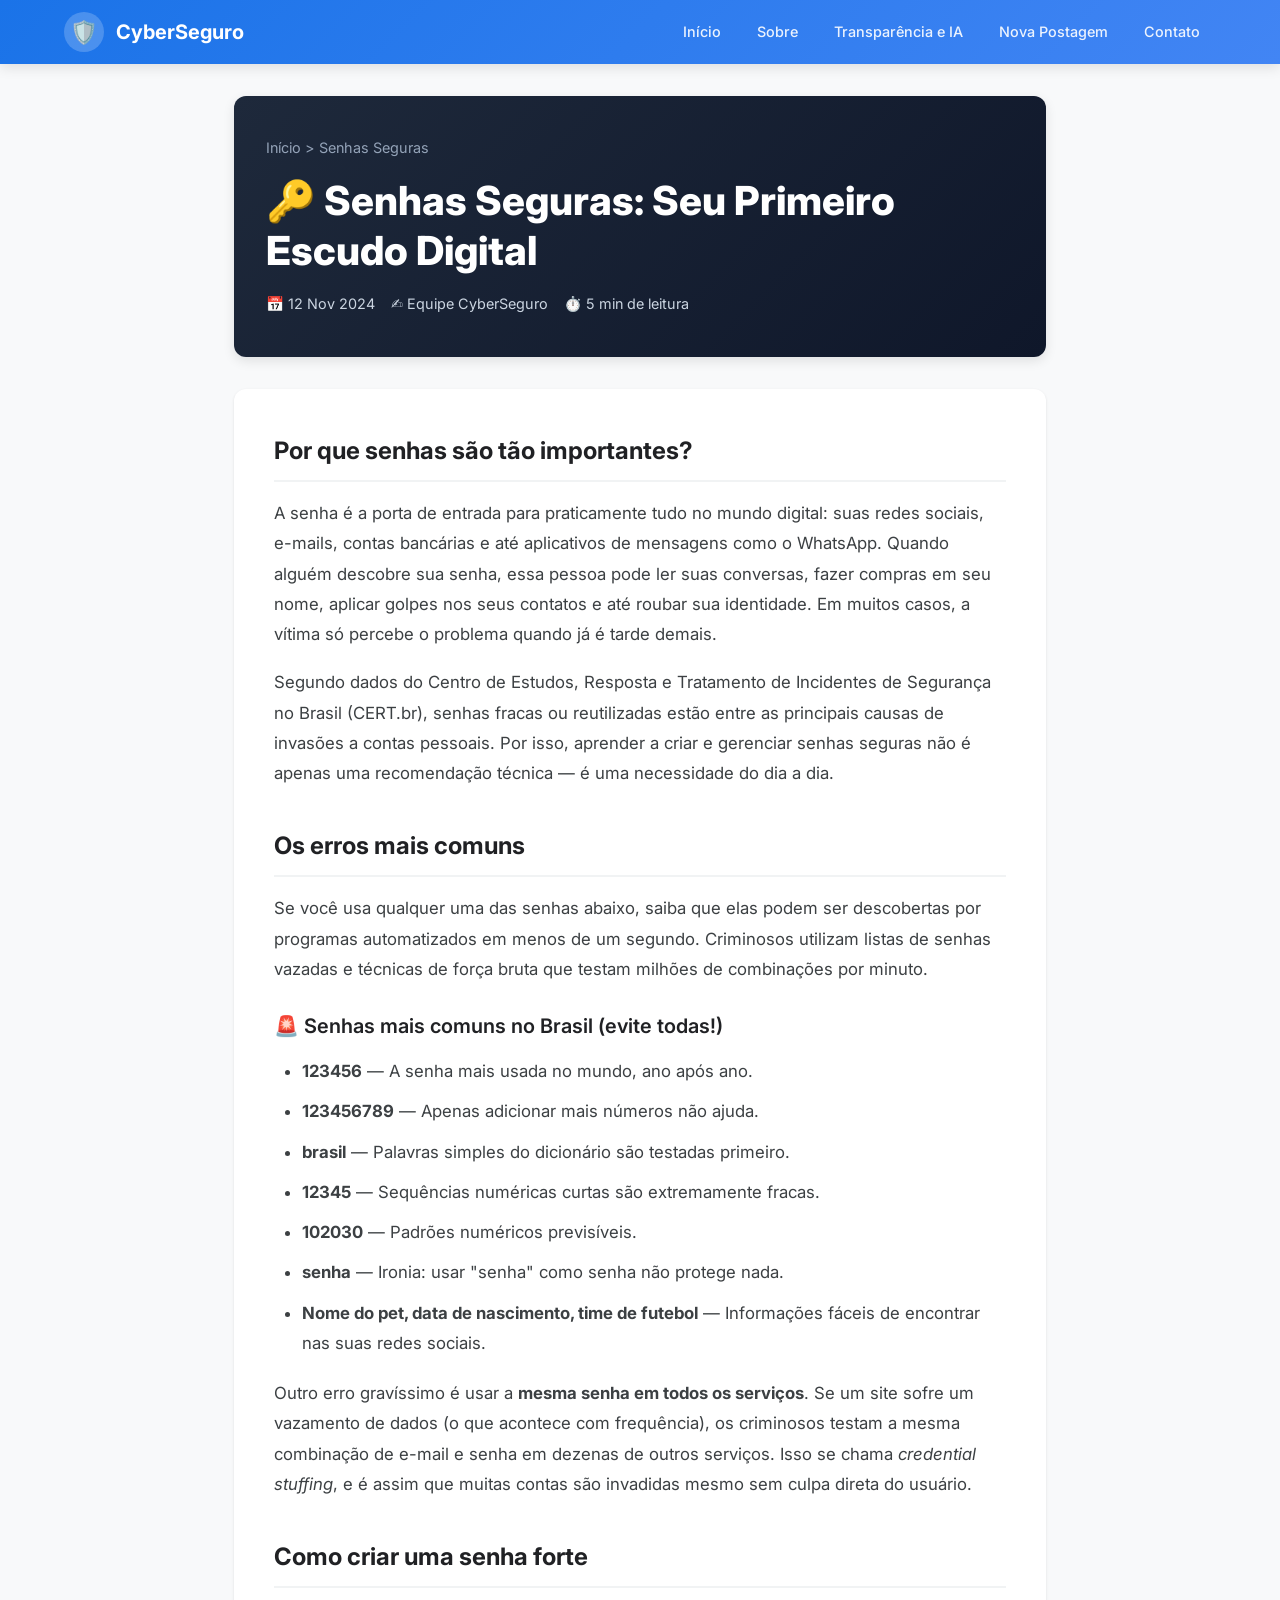
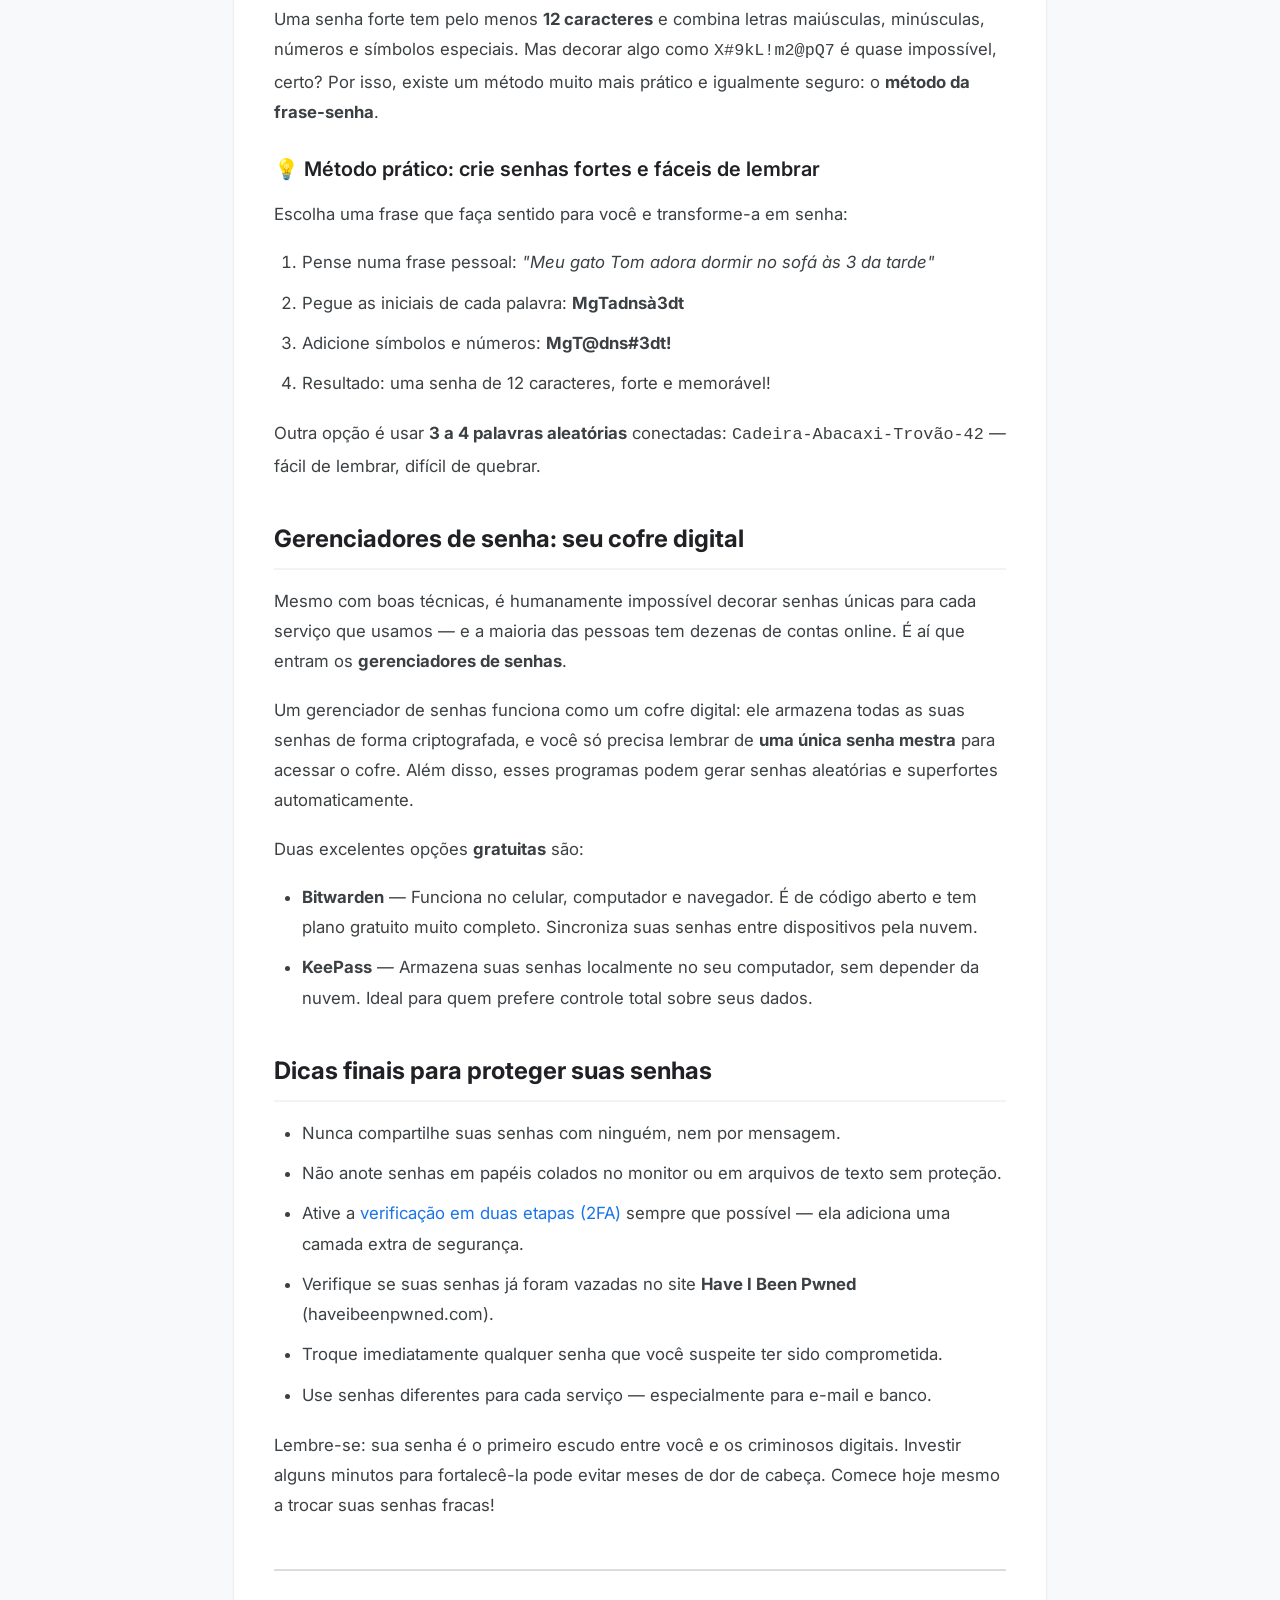
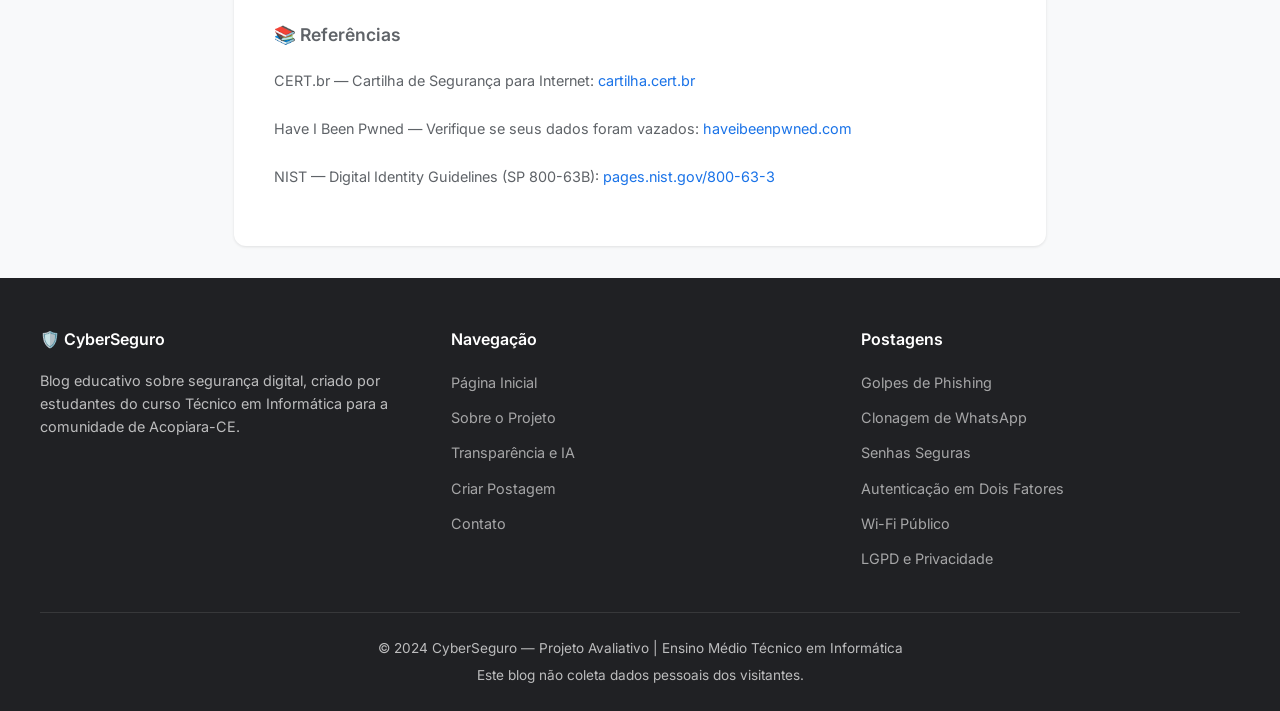
<file: blog-seguranca-digital/post-senhas.html>
<!DOCTYPE html>
<html lang="pt-BR">
<head>
  <meta charset="UTF-8">
  <meta name="viewport" content="width=device-width, initial-scale=1.0">
  <meta name="description" content="Aprenda a criar senhas seguras e proteger suas contas online. Dicas práticas para fortalecer sua segurança digital.">
  <title>Senhas Seguras: Seu Primeiro Escudo Digital — CyberSeguro</title>
  <link rel="preconnect" href="https://fonts.googleapis.com">
  <link rel="preconnect" href="https://fonts.gstatic.com" crossorigin>
  <link href="https://fonts.googleapis.com/css2?family=Inter:wght@400;500;600;700;800&display=swap" rel="stylesheet">
  <link rel="stylesheet" href="css/style.css">
</head>
<body>

  <a href="#main" class="skip-link">Pular para o conteúdo principal</a>
  <header class="site-header">
    <div class="header-inner">
      <a href="index.html" class="site-logo">
        <span class="logo-icon">🛡️</span>
        <span>CyberSeguro</span>
      </a>
      <button class="menu-toggle" aria-label="Abrir menu" aria-expanded="false">☰</button>
      <nav class="main-nav" aria-label="Menu principal">
        <ul>
          <li><a href="index.html">Início</a></li>
          <li><a href="sobre.html">Sobre</a></li>
          <li><a href="transparencia.html">Transparência e IA</a></li>
          <li><a href="criar-postagem.html">Nova Postagem</a></li>
          <li><a href="contato.html">Contato</a></li>
        </ul>
      </nav>
    </div>
  </header>

  <main id="main">
    <article class="post-full">
      <div class="post-header-banner">
        <nav class="breadcrumb" aria-label="Breadcrumb">
          <a href="index.html">Início</a> &gt; <span>Senhas Seguras</span>
        </nav>
        <h1>🔑 Senhas Seguras: Seu Primeiro Escudo Digital</h1>
        <div class="post-meta">
          <span>📅 12 Nov 2024</span>
          <span>✍️ Equipe CyberSeguro</span>
          <span>⏱️ 5 min de leitura</span>
        </div>
      </div>

      <div class="post-content">
        <h2>Por que senhas são tão importantes?</h2>
        <p>A senha é a porta de entrada para praticamente tudo no mundo digital: suas redes sociais, e-mails, contas bancárias e até aplicativos de mensagens como o WhatsApp. Quando alguém descobre sua senha, essa pessoa pode ler suas conversas, fazer compras em seu nome, aplicar golpes nos seus contatos e até roubar sua identidade. Em muitos casos, a vítima só percebe o problema quando já é tarde demais.</p>
        <p>Segundo dados do Centro de Estudos, Resposta e Tratamento de Incidentes de Segurança no Brasil (CERT.br), senhas fracas ou reutilizadas estão entre as principais causas de invasões a contas pessoais. Por isso, aprender a criar e gerenciar senhas seguras não é apenas uma recomendação técnica — é uma necessidade do dia a dia.</p>

        <h2>Os erros mais comuns</h2>
        <p>Se você usa qualquer uma das senhas abaixo, saiba que elas podem ser descobertas por programas automatizados em menos de um segundo. Criminosos utilizam listas de senhas vazadas e técnicas de força bruta que testam milhões de combinações por minuto.</p>

        <div class="danger-box">
          <h3>🚨 Senhas mais comuns no Brasil (evite todas!)</h3>
          <ul>
            <li><strong>123456</strong> — A senha mais usada no mundo, ano após ano.</li>
            <li><strong>123456789</strong> — Apenas adicionar mais números não ajuda.</li>
            <li><strong>brasil</strong> — Palavras simples do dicionário são testadas primeiro.</li>
            <li><strong>12345</strong> — Sequências numéricas curtas são extremamente fracas.</li>
            <li><strong>102030</strong> — Padrões numéricos previsíveis.</li>
            <li><strong>senha</strong> — Ironia: usar "senha" como senha não protege nada.</li>
            <li><strong>Nome do pet, data de nascimento, time de futebol</strong> — Informações fáceis de encontrar nas suas redes sociais.</li>
          </ul>
        </div>

        <p>Outro erro gravíssimo é usar a <strong>mesma senha em todos os serviços</strong>. Se um site sofre um vazamento de dados (o que acontece com frequência), os criminosos testam a mesma combinação de e-mail e senha em dezenas de outros serviços. Isso se chama <em>credential stuffing</em>, e é assim que muitas contas são invadidas mesmo sem culpa direta do usuário.</p>

        <h2>Como criar uma senha forte</h2>
        <p>Uma senha forte tem pelo menos <strong>12 caracteres</strong> e combina letras maiúsculas, minúsculas, números e símbolos especiais. Mas decorar algo como <code>X#9kL!m2@pQ7</code> é quase impossível, certo? Por isso, existe um método muito mais prático e igualmente seguro: o <strong>método da frase-senha</strong>.</p>

        <div class="tip-box">
          <h3>💡 Método prático: crie senhas fortes e fáceis de lembrar</h3>
          <p>Escolha uma frase que faça sentido para você e transforme-a em senha:</p>
          <ol>
            <li>Pense numa frase pessoal: <em>"Meu gato Tom adora dormir no sofá às 3 da tarde"</em></li>
            <li>Pegue as iniciais de cada palavra: <strong>MgTadnsà3dt</strong></li>
            <li>Adicione símbolos e números: <strong>MgT@dns#3dt!</strong></li>
            <li>Resultado: uma senha de 12 caracteres, forte e memorável!</li>
          </ol>
          <p>Outra opção é usar <strong>3 a 4 palavras aleatórias</strong> conectadas: <code>Cadeira-Abacaxi-Trovão-42</code> — fácil de lembrar, difícil de quebrar.</p>
        </div>

        <h2>Gerenciadores de senha: seu cofre digital</h2>
        <p>Mesmo com boas técnicas, é humanamente impossível decorar senhas únicas para cada serviço que usamos — e a maioria das pessoas tem dezenas de contas online. É aí que entram os <strong>gerenciadores de senhas</strong>.</p>
        <p>Um gerenciador de senhas funciona como um cofre digital: ele armazena todas as suas senhas de forma criptografada, e você só precisa lembrar de <strong>uma única senha mestra</strong> para acessar o cofre. Além disso, esses programas podem gerar senhas aleatórias e superfortes automaticamente.</p>
        <p>Duas excelentes opções <strong>gratuitas</strong> são:</p>
        <ul>
          <li><strong>Bitwarden</strong> — Funciona no celular, computador e navegador. É de código aberto e tem plano gratuito muito completo. Sincroniza suas senhas entre dispositivos pela nuvem.</li>
          <li><strong>KeePass</strong> — Armazena suas senhas localmente no seu computador, sem depender da nuvem. Ideal para quem prefere controle total sobre seus dados.</li>
        </ul>

        <h2>Dicas finais para proteger suas senhas</h2>
        <ul>
          <li>Nunca compartilhe suas senhas com ninguém, nem por mensagem.</li>
          <li>Não anote senhas em papéis colados no monitor ou em arquivos de texto sem proteção.</li>
          <li>Ative a <a href="post-2fa.html">verificação em duas etapas (2FA)</a> sempre que possível — ela adiciona uma camada extra de segurança.</li>
          <li>Verifique se suas senhas já foram vazadas no site <strong>Have I Been Pwned</strong> (haveibeenpwned.com).</li>
          <li>Troque imediatamente qualquer senha que você suspeite ter sido comprometida.</li>
          <li>Use senhas diferentes para cada serviço — especialmente para e-mail e banco.</li>
        </ul>
        <p>Lembre-se: sua senha é o primeiro escudo entre você e os criminosos digitais. Investir alguns minutos para fortalecê-la pode evitar meses de dor de cabeça. Comece hoje mesmo a trocar suas senhas fracas!</p>

        <div class="post-references">
          <h3>📚 Referências</h3>
          <ul>
            <li>CERT.br — Cartilha de Segurança para Internet: <a href="https://cartilha.cert.br/" target="_blank" rel="noopener noreferrer">cartilha.cert.br</a></li>
            <li>Have I Been Pwned — Verifique se seus dados foram vazados: <a href="https://haveibeenpwned.com/" target="_blank" rel="noopener noreferrer">haveibeenpwned.com</a></li>
            <li>NIST — Digital Identity Guidelines (SP 800-63B): <a href="https://pages.nist.gov/800-63-3/sp800-63b.html" target="_blank" rel="noopener noreferrer">pages.nist.gov/800-63-3</a></li>
          </ul>
        </div>
      </div>
    </article>
  </main>

  <footer class="site-footer">
    <div class="footer-inner">
      <div class="footer-col">
        <h4>🛡️ CyberSeguro</h4>
        <p>Blog educativo sobre segurança digital, criado por estudantes do curso Técnico em Informática para a comunidade de Acopiara-CE.</p>
      </div>
      <div class="footer-col">
        <h4>Navegação</h4>
        <ul>
          <li><a href="index.html">Página Inicial</a></li>
          <li><a href="sobre.html">Sobre o Projeto</a></li>
          <li><a href="transparencia.html">Transparência e IA</a></li>
          <li><a href="criar-postagem.html">Criar Postagem</a></li>
          <li><a href="contato.html">Contato</a></li>
        </ul>
      </div>
      <div class="footer-col">
        <h4>Postagens</h4>
        <ul>
          <li><a href="post-phishing.html">Golpes de Phishing</a></li>
          <li><a href="post-whatsapp.html">Clonagem de WhatsApp</a></li>
          <li><a href="post-senhas.html">Senhas Seguras</a></li>
          <li><a href="post-2fa.html">Autenticação em Dois Fatores</a></li>
          <li><a href="post-wifi.html">Wi-Fi Público</a></li>
          <li><a href="post-lgpd.html">LGPD e Privacidade</a></li>
        </ul>
      </div>
    </div>
    <div class="footer-bottom">
      <p>© 2024 CyberSeguro — Projeto Avaliativo | Ensino Médio Técnico em Informática</p>
      <p>Este blog não coleta dados pessoais dos visitantes.</p>
    </div>
  </footer>

  <script src="js/main.js"></script>
</body>
</html>
</file>
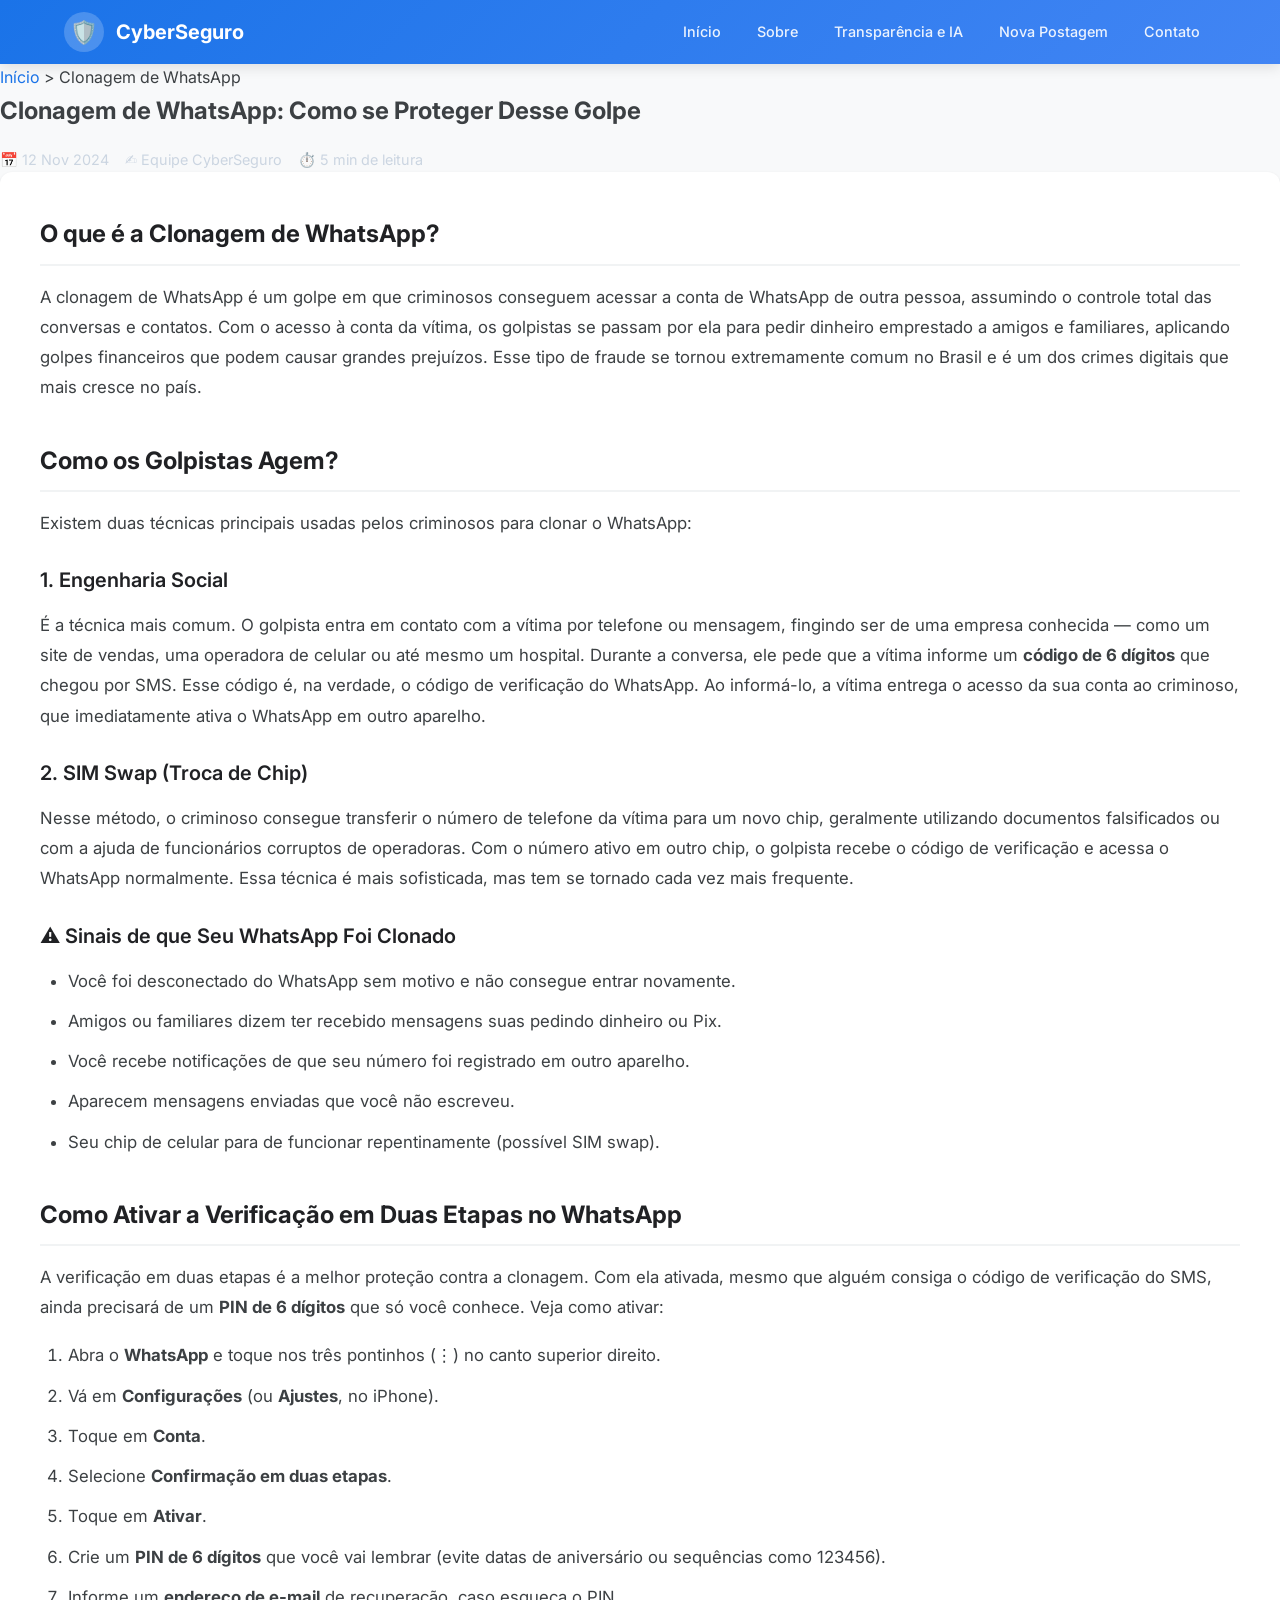
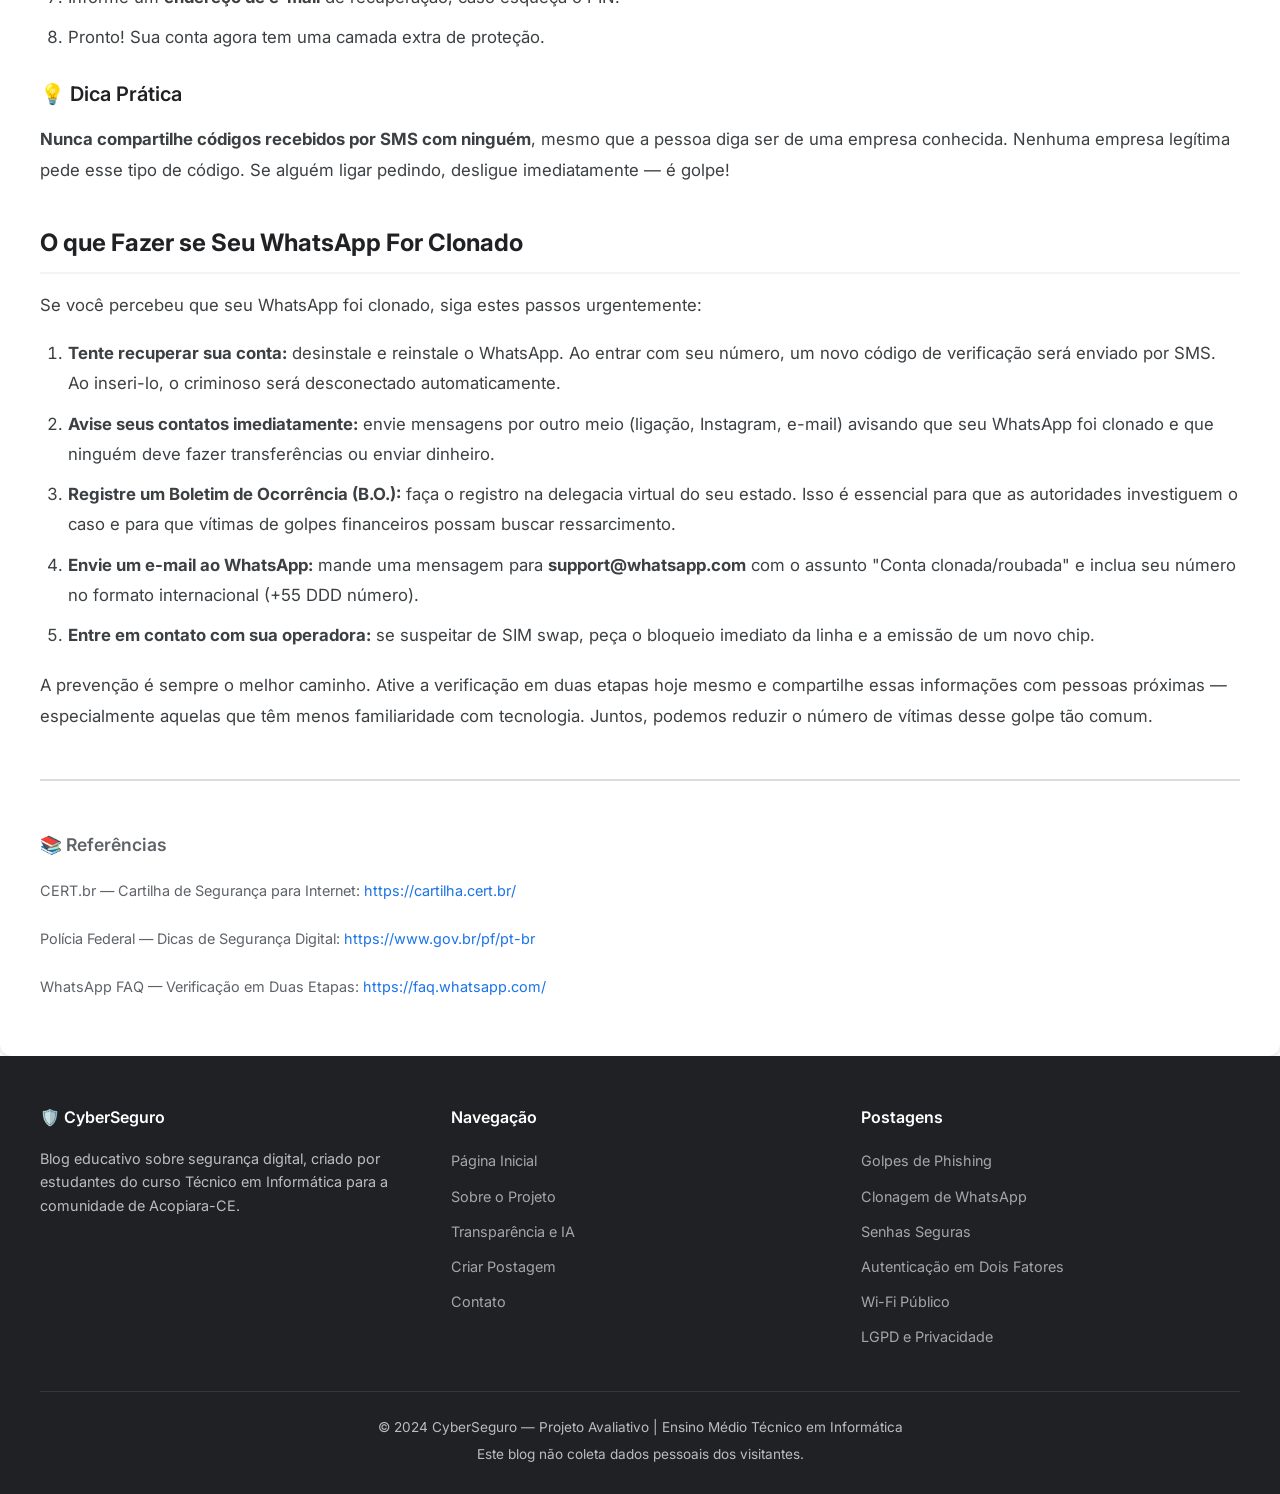
<file: blog-seguranca-digital/post-whatsapp.html>
<!DOCTYPE html>
<html lang="pt-BR">
<head>
  <meta charset="UTF-8">
  <meta name="viewport" content="width=device-width, initial-scale=1.0">
  <meta name="description" content="Saiba como funciona a clonagem de WhatsApp, como se proteger com a verificação em duas etapas e o que fazer se você for vítima desse golpe.">
  <title>Clonagem de WhatsApp: Como se Proteger Desse Golpe — CyberSeguro</title>
  <link rel="preconnect" href="https://fonts.googleapis.com">
  <link rel="preconnect" href="https://fonts.gstatic.com" crossorigin>
  <link href="https://fonts.googleapis.com/css2?family=Inter:wght@400;500;600;700;800&display=swap" rel="stylesheet">
  <link rel="stylesheet" href="css/style.css">
</head>
<body>

  <a href="#main" class="skip-link">Pular para o conteúdo principal</a>
  <header class="site-header">
    <div class="header-inner">
      <a href="index.html" class="site-logo">
        <span class="logo-icon">🛡️</span>
        <span>CyberSeguro</span>
      </a>
      <button class="menu-toggle" aria-label="Abrir menu" aria-expanded="false">☰</button>
      <nav class="main-nav" aria-label="Menu principal">
        <ul>
          <li><a href="index.html">Início</a></li>
          <li><a href="sobre.html">Sobre</a></li>
          <li><a href="transparencia.html">Transparência e IA</a></li>
          <li><a href="criar-postagem.html">Nova Postagem</a></li>
          <li><a href="contato.html">Contato</a></li>
        </ul>
      </nav>
    </div>
  </header>

  <main id="main">
    <article class="post-page">
      <div class="post-header">
        <nav class="breadcrumb" aria-label="Breadcrumb">
          <a href="index.html">Início</a> &gt; <span>Clonagem de WhatsApp</span>
        </nav>
        <h1>Clonagem de WhatsApp: Como se Proteger Desse Golpe</h1>
        <div class="post-meta">
          <span>📅 12 Nov 2024</span>
          <span>✍️ Equipe CyberSeguro</span>
          <span>⏱️ 5 min de leitura</span>
        </div>
      </div>

      <div class="post-content">
        <h2>O que é a Clonagem de WhatsApp?</h2>
        <p>
          A clonagem de WhatsApp é um golpe em que criminosos conseguem acessar a conta de WhatsApp de outra pessoa, assumindo o controle total das conversas e contatos. Com o acesso à conta da vítima, os golpistas se passam por ela para pedir dinheiro emprestado a amigos e familiares, aplicando golpes financeiros que podem causar grandes prejuízos. Esse tipo de fraude se tornou extremamente comum no Brasil e é um dos crimes digitais que mais cresce no país.
        </p>

        <h2>Como os Golpistas Agem?</h2>
        <p>
          Existem duas técnicas principais usadas pelos criminosos para clonar o WhatsApp:
        </p>
        <h3>1. Engenharia Social</h3>
        <p>
          É a técnica mais comum. O golpista entra em contato com a vítima por telefone ou mensagem, fingindo ser de uma empresa conhecida — como um site de vendas, uma operadora de celular ou até mesmo um hospital. Durante a conversa, ele pede que a vítima informe um <strong>código de 6 dígitos</strong> que chegou por SMS. Esse código é, na verdade, o código de verificação do WhatsApp. Ao informá-lo, a vítima entrega o acesso da sua conta ao criminoso, que imediatamente ativa o WhatsApp em outro aparelho.
        </p>
        <h3>2. SIM Swap (Troca de Chip)</h3>
        <p>
          Nesse método, o criminoso consegue transferir o número de telefone da vítima para um novo chip, geralmente utilizando documentos falsificados ou com a ajuda de funcionários corruptos de operadoras. Com o número ativo em outro chip, o golpista recebe o código de verificação e acessa o WhatsApp normalmente. Essa técnica é mais sofisticada, mas tem se tornado cada vez mais frequente.
        </p>

        <div class="warning-box">
          <h3>⚠️ Sinais de que Seu WhatsApp Foi Clonado</h3>
          <ul>
            <li>Você foi desconectado do WhatsApp sem motivo e não consegue entrar novamente.</li>
            <li>Amigos ou familiares dizem ter recebido mensagens suas pedindo dinheiro ou Pix.</li>
            <li>Você recebe notificações de que seu número foi registrado em outro aparelho.</li>
            <li>Aparecem mensagens enviadas que você não escreveu.</li>
            <li>Seu chip de celular para de funcionar repentinamente (possível SIM swap).</li>
          </ul>
        </div>

        <h2>Como Ativar a Verificação em Duas Etapas no WhatsApp</h2>
        <p>
          A verificação em duas etapas é a melhor proteção contra a clonagem. Com ela ativada, mesmo que alguém consiga o código de verificação do SMS, ainda precisará de um <strong>PIN de 6 dígitos</strong> que só você conhece. Veja como ativar:
        </p>
        <ol>
          <li>Abra o <strong>WhatsApp</strong> e toque nos três pontinhos (⋮) no canto superior direito.</li>
          <li>Vá em <strong>Configurações</strong> (ou <strong>Ajustes</strong>, no iPhone).</li>
          <li>Toque em <strong>Conta</strong>.</li>
          <li>Selecione <strong>Confirmação em duas etapas</strong>.</li>
          <li>Toque em <strong>Ativar</strong>.</li>
          <li>Crie um <strong>PIN de 6 dígitos</strong> que você vai lembrar (evite datas de aniversário ou sequências como 123456).</li>
          <li>Informe um <strong>endereço de e-mail</strong> de recuperação, caso esqueça o PIN.</li>
          <li>Pronto! Sua conta agora tem uma camada extra de proteção.</li>
        </ol>

        <div class="tip-box">
          <h3>💡 Dica Prática</h3>
          <p>
            <strong>Nunca compartilhe códigos recebidos por SMS com ninguém</strong>, mesmo que a pessoa diga ser de uma empresa conhecida. Nenhuma empresa legítima pede esse tipo de código. Se alguém ligar pedindo, desligue imediatamente — é golpe!
          </p>
        </div>

        <h2>O que Fazer se Seu WhatsApp For Clonado</h2>
        <p>
          Se você percebeu que seu WhatsApp foi clonado, siga estes passos urgentemente:
        </p>
        <ol>
          <li><strong>Tente recuperar sua conta:</strong> desinstale e reinstale o WhatsApp. Ao entrar com seu número, um novo código de verificação será enviado por SMS. Ao inseri-lo, o criminoso será desconectado automaticamente.</li>
          <li><strong>Avise seus contatos imediatamente:</strong> envie mensagens por outro meio (ligação, Instagram, e-mail) avisando que seu WhatsApp foi clonado e que ninguém deve fazer transferências ou enviar dinheiro.</li>
          <li><strong>Registre um Boletim de Ocorrência (B.O.):</strong> faça o registro na delegacia virtual do seu estado. Isso é essencial para que as autoridades investiguem o caso e para que vítimas de golpes financeiros possam buscar ressarcimento.</li>
          <li><strong>Envie um e-mail ao WhatsApp:</strong> mande uma mensagem para <strong>support@whatsapp.com</strong> com o assunto "Conta clonada/roubada" e inclua seu número no formato internacional (+55 DDD número).</li>
          <li><strong>Entre em contato com sua operadora:</strong> se suspeitar de SIM swap, peça o bloqueio imediato da linha e a emissão de um novo chip.</li>
        </ol>
        <p>
          A prevenção é sempre o melhor caminho. Ative a verificação em duas etapas hoje mesmo e compartilhe essas informações com pessoas próximas — especialmente aquelas que têm menos familiaridade com tecnologia. Juntos, podemos reduzir o número de vítimas desse golpe tão comum.
        </p>

        <div class="post-references">
          <h3>📚 Referências</h3>
          <ul>
            <li>CERT.br — Cartilha de Segurança para Internet: <a href="https://cartilha.cert.br/" target="_blank" rel="noopener noreferrer">https://cartilha.cert.br/</a></li>
            <li>Polícia Federal — Dicas de Segurança Digital: <a href="https://www.gov.br/pf/pt-br" target="_blank" rel="noopener noreferrer">https://www.gov.br/pf/pt-br</a></li>
            <li>WhatsApp FAQ — Verificação em Duas Etapas: <a href="https://faq.whatsapp.com/1278661612895630" target="_blank" rel="noopener noreferrer">https://faq.whatsapp.com/</a></li>
          </ul>
        </div>
      </div>
    </article>
  </main>

  <footer class="site-footer">
    <div class="footer-inner">
      <div class="footer-col">
        <h4>🛡️ CyberSeguro</h4>
        <p>Blog educativo sobre segurança digital, criado por estudantes do curso Técnico em Informática para a comunidade de Acopiara-CE.</p>
      </div>
      <div class="footer-col">
        <h4>Navegação</h4>
        <ul>
          <li><a href="index.html">Página Inicial</a></li>
          <li><a href="sobre.html">Sobre o Projeto</a></li>
          <li><a href="transparencia.html">Transparência e IA</a></li>
          <li><a href="criar-postagem.html">Criar Postagem</a></li>
          <li><a href="contato.html">Contato</a></li>
        </ul>
      </div>
      <div class="footer-col">
        <h4>Postagens</h4>
        <ul>
          <li><a href="post-phishing.html">Golpes de Phishing</a></li>
          <li><a href="post-whatsapp.html">Clonagem de WhatsApp</a></li>
          <li><a href="post-senhas.html">Senhas Seguras</a></li>
          <li><a href="post-2fa.html">Autenticação em Dois Fatores</a></li>
          <li><a href="post-wifi.html">Wi-Fi Público</a></li>
          <li><a href="post-lgpd.html">LGPD e Privacidade</a></li>
        </ul>
      </div>
    </div>
    <div class="footer-bottom">
      <p>© 2024 CyberSeguro — Projeto Avaliativo | Ensino Médio Técnico em Informática</p>
      <p>Este blog não coleta dados pessoais dos visitantes.</p>
    </div>
  </footer>

  <script src="js/main.js"></script>
</body>
</html>
</file>
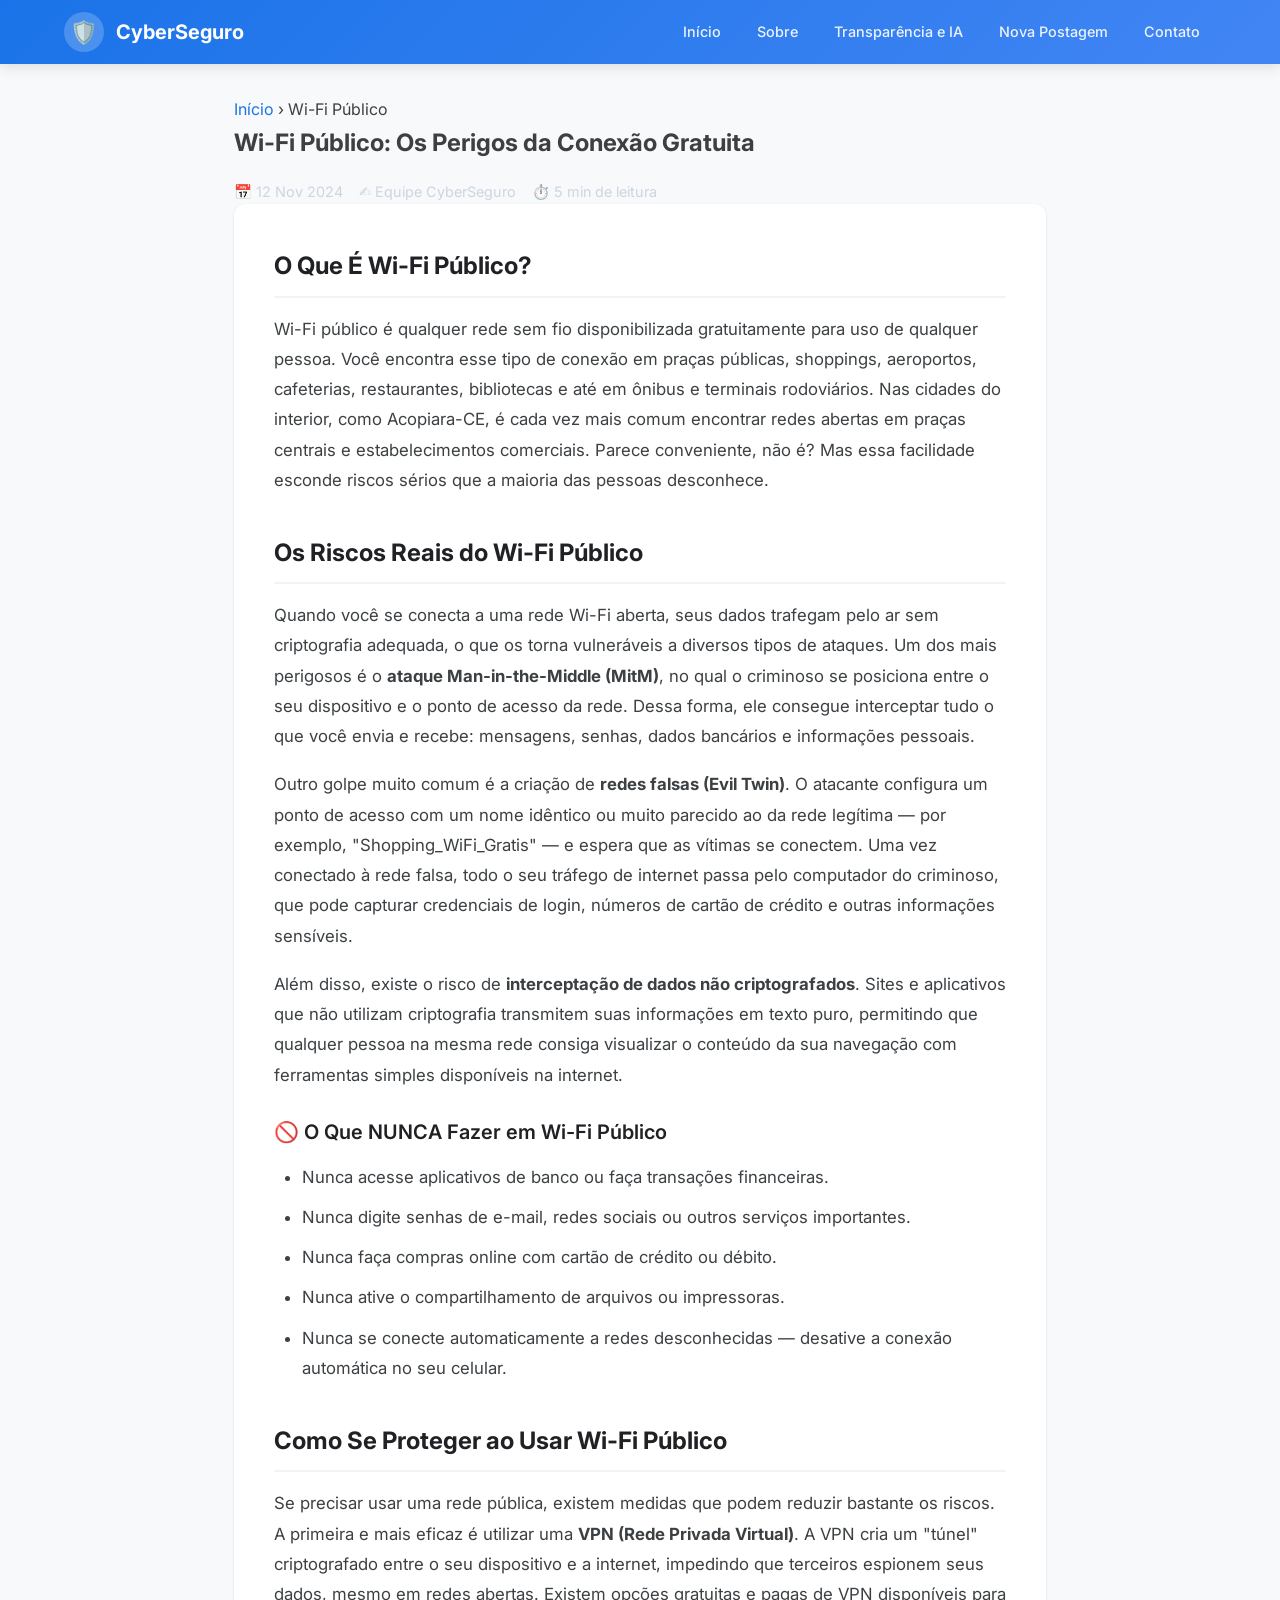
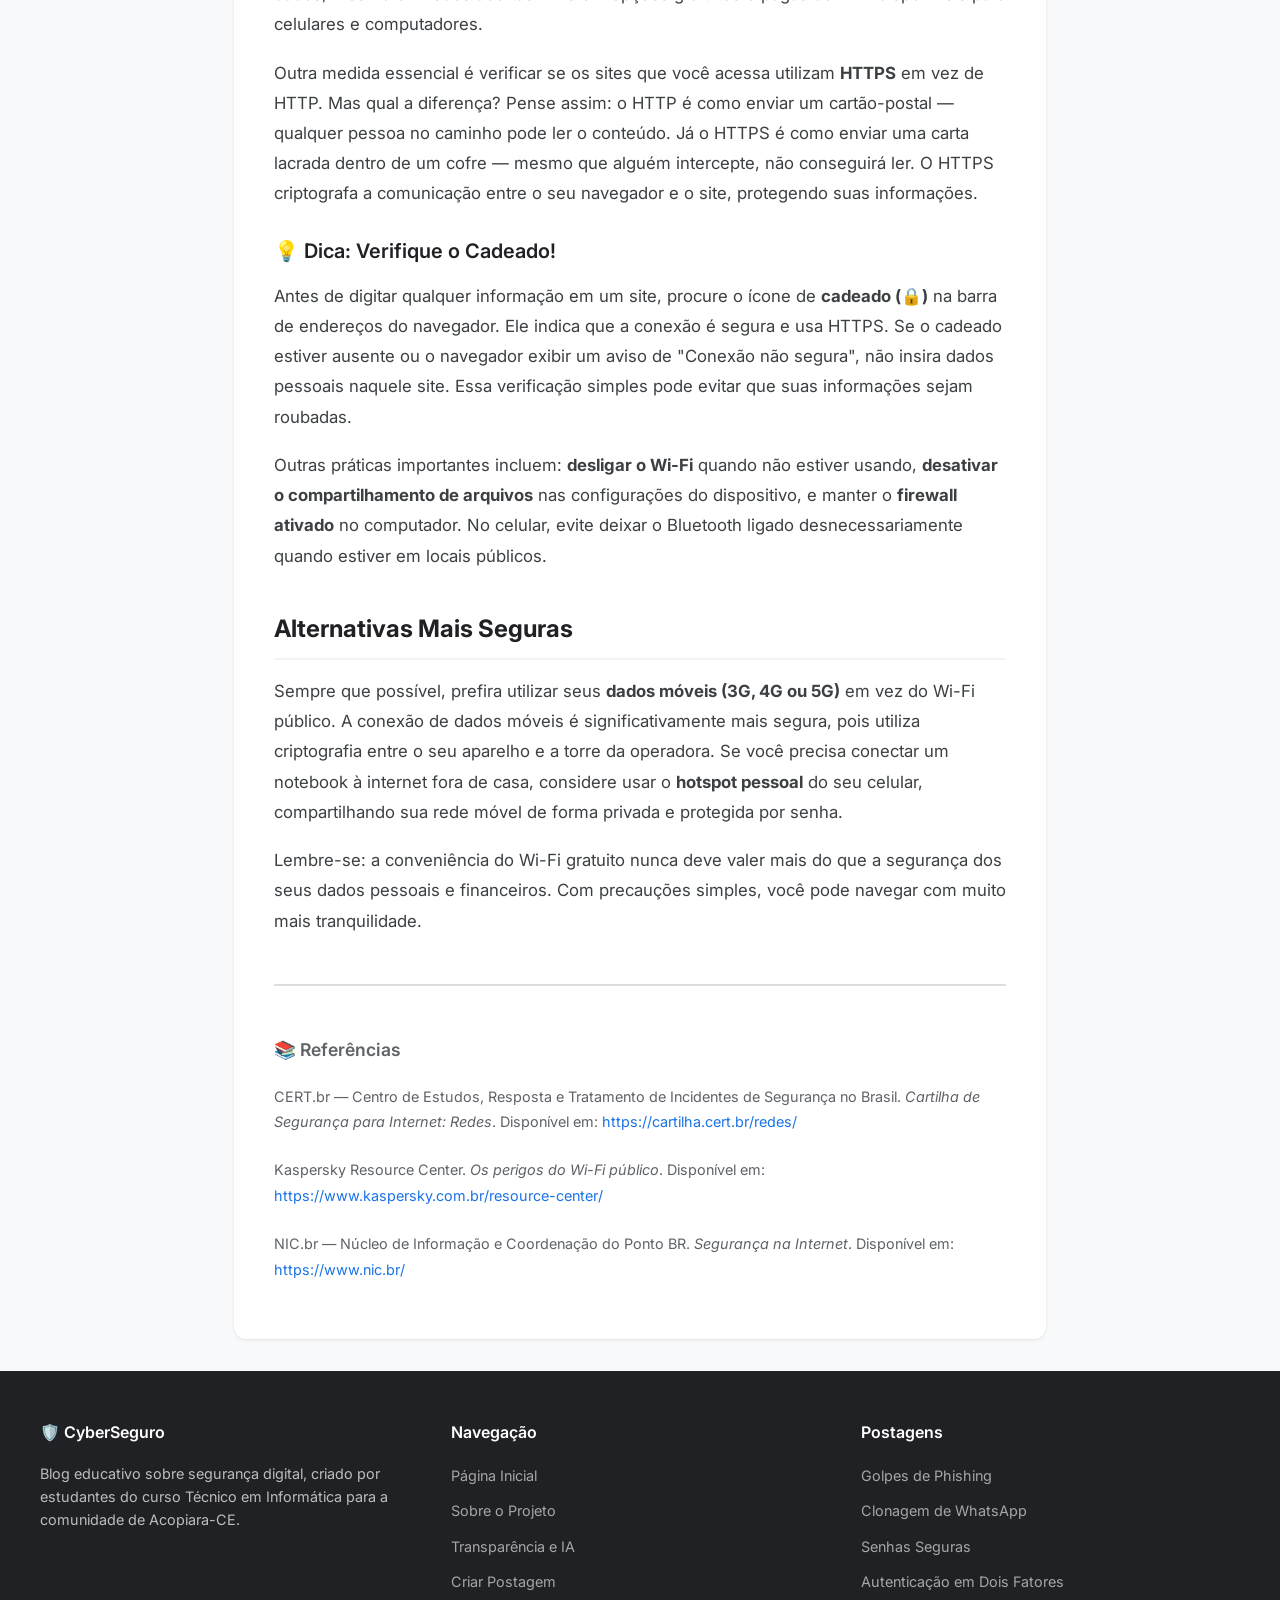
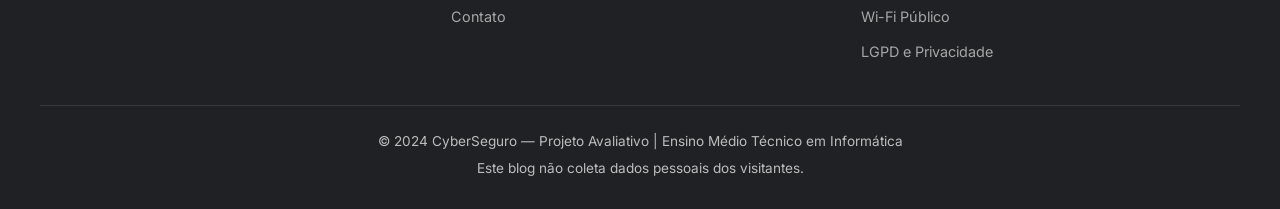
<file: blog-seguranca-digital/post-wifi.html>
<!DOCTYPE html>
<html lang="pt-BR">
<head>
  <meta charset="UTF-8">
  <meta name="viewport" content="width=device-width, initial-scale=1.0">
  <meta name="description" content="Descubra os perigos do Wi-Fi público e aprenda a se proteger contra ataques em redes abertas. Dicas práticas de segurança para conexões gratuitas.">
  <title>Wi-Fi Público: Os Perigos da Conexão Gratuita — CyberSeguro</title>
  <link rel="preconnect" href="https://fonts.googleapis.com">
  <link rel="preconnect" href="https://fonts.gstatic.com" crossorigin>
  <link href="https://fonts.googleapis.com/css2?family=Inter:wght@400;500;600;700;800&display=swap" rel="stylesheet">
  <link rel="stylesheet" href="css/style.css">
</head>
<body>

  <a href="#main" class="skip-link">Pular para o conteúdo principal</a>
  <header class="site-header">
    <div class="header-inner">
      <a href="index.html" class="site-logo">
        <span class="logo-icon">🛡️</span>
        <span>CyberSeguro</span>
      </a>
      <button class="menu-toggle" aria-label="Abrir menu" aria-expanded="false">☰</button>
      <nav class="main-nav" aria-label="Menu principal">
        <ul>
          <li><a href="index.html">Início</a></li>
          <li><a href="sobre.html">Sobre</a></li>
          <li><a href="transparencia.html">Transparência e IA</a></li>
          <li><a href="criar-postagem.html">Nova Postagem</a></li>
          <li><a href="contato.html">Contato</a></li>
        </ul>
      </nav>
    </div>
  </header>

  <main id="main">
    <article class="post-full">
      <div class="post-header">
        <nav class="breadcrumb" aria-label="Breadcrumb">
          <a href="index.html">Início</a> &rsaquo; <span>Wi-Fi Público</span>
        </nav>
        <h1>Wi-Fi Público: Os Perigos da Conexão Gratuita</h1>
        <div class="post-meta">
          <span>📅 12 Nov 2024</span>
          <span>✍️ Equipe CyberSeguro</span>
          <span>⏱️ 5 min de leitura</span>
        </div>
      </div>

      <div class="post-content">
        <h2>O Que É Wi-Fi Público?</h2>
        <p>Wi-Fi público é qualquer rede sem fio disponibilizada gratuitamente para uso de qualquer pessoa. Você encontra esse tipo de conexão em praças públicas, shoppings, aeroportos, cafeterias, restaurantes, bibliotecas e até em ônibus e terminais rodoviários. Nas cidades do interior, como Acopiara-CE, é cada vez mais comum encontrar redes abertas em praças centrais e estabelecimentos comerciais. Parece conveniente, não é? Mas essa facilidade esconde riscos sérios que a maioria das pessoas desconhece.</p>

        <h2>Os Riscos Reais do Wi-Fi Público</h2>
        <p>Quando você se conecta a uma rede Wi-Fi aberta, seus dados trafegam pelo ar sem criptografia adequada, o que os torna vulneráveis a diversos tipos de ataques. Um dos mais perigosos é o <strong>ataque Man-in-the-Middle (MitM)</strong>, no qual o criminoso se posiciona entre o seu dispositivo e o ponto de acesso da rede. Dessa forma, ele consegue interceptar tudo o que você envia e recebe: mensagens, senhas, dados bancários e informações pessoais.</p>
        <p>Outro golpe muito comum é a criação de <strong>redes falsas (Evil Twin)</strong>. O atacante configura um ponto de acesso com um nome idêntico ou muito parecido ao da rede legítima — por exemplo, "Shopping_WiFi_Gratis" — e espera que as vítimas se conectem. Uma vez conectado à rede falsa, todo o seu tráfego de internet passa pelo computador do criminoso, que pode capturar credenciais de login, números de cartão de crédito e outras informações sensíveis.</p>
        <p>Além disso, existe o risco de <strong>interceptação de dados não criptografados</strong>. Sites e aplicativos que não utilizam criptografia transmitem suas informações em texto puro, permitindo que qualquer pessoa na mesma rede consiga visualizar o conteúdo da sua navegação com ferramentas simples disponíveis na internet.</p>

        <div class="danger-box">
          <h3>🚫 O Que NUNCA Fazer em Wi-Fi Público</h3>
          <ul>
            <li>Nunca acesse aplicativos de banco ou faça transações financeiras.</li>
            <li>Nunca digite senhas de e-mail, redes sociais ou outros serviços importantes.</li>
            <li>Nunca faça compras online com cartão de crédito ou débito.</li>
            <li>Nunca ative o compartilhamento de arquivos ou impressoras.</li>
            <li>Nunca se conecte automaticamente a redes desconhecidas — desative a conexão automática no seu celular.</li>
          </ul>
        </div>

        <h2>Como Se Proteger ao Usar Wi-Fi Público</h2>
        <p>Se precisar usar uma rede pública, existem medidas que podem reduzir bastante os riscos. A primeira e mais eficaz é utilizar uma <strong>VPN (Rede Privada Virtual)</strong>. A VPN cria um "túnel" criptografado entre o seu dispositivo e a internet, impedindo que terceiros espionem seus dados, mesmo em redes abertas. Existem opções gratuitas e pagas de VPN disponíveis para celulares e computadores.</p>
        <p>Outra medida essencial é verificar se os sites que você acessa utilizam <strong>HTTPS</strong> em vez de HTTP. Mas qual a diferença? Pense assim: o HTTP é como enviar um cartão-postal — qualquer pessoa no caminho pode ler o conteúdo. Já o HTTPS é como enviar uma carta lacrada dentro de um cofre — mesmo que alguém intercepte, não conseguirá ler. O HTTPS criptografa a comunicação entre o seu navegador e o site, protegendo suas informações.</p>

        <div class="tip-box">
          <h3>💡 Dica: Verifique o Cadeado!</h3>
          <p>Antes de digitar qualquer informação em um site, procure o ícone de <strong>cadeado (🔒)</strong> na barra de endereços do navegador. Ele indica que a conexão é segura e usa HTTPS. Se o cadeado estiver ausente ou o navegador exibir um aviso de "Conexão não segura", não insira dados pessoais naquele site. Essa verificação simples pode evitar que suas informações sejam roubadas.</p>
        </div>

        <p>Outras práticas importantes incluem: <strong>desligar o Wi-Fi</strong> quando não estiver usando, <strong>desativar o compartilhamento de arquivos</strong> nas configurações do dispositivo, e manter o <strong>firewall ativado</strong> no computador. No celular, evite deixar o Bluetooth ligado desnecessariamente quando estiver em locais públicos.</p>

        <h2>Alternativas Mais Seguras</h2>
        <p>Sempre que possível, prefira utilizar seus <strong>dados móveis (3G, 4G ou 5G)</strong> em vez do Wi-Fi público. A conexão de dados móveis é significativamente mais segura, pois utiliza criptografia entre o seu aparelho e a torre da operadora. Se você precisa conectar um notebook à internet fora de casa, considere usar o <strong>hotspot pessoal</strong> do seu celular, compartilhando sua rede móvel de forma privada e protegida por senha.</p>
        <p>Lembre-se: a conveniência do Wi-Fi gratuito nunca deve valer mais do que a segurança dos seus dados pessoais e financeiros. Com precauções simples, você pode navegar com muito mais tranquilidade.</p>

        <div class="post-references">
          <h3>📚 Referências</h3>
          <ul>
            <li>CERT.br — Centro de Estudos, Resposta e Tratamento de Incidentes de Segurança no Brasil. <em>Cartilha de Segurança para Internet: Redes</em>. Disponível em: <a href="https://cartilha.cert.br/redes/" target="_blank" rel="noopener noreferrer">https://cartilha.cert.br/redes/</a></li>
            <li>Kaspersky Resource Center. <em>Os perigos do Wi-Fi público</em>. Disponível em: <a href="https://www.kaspersky.com.br/resource-center/preemptive-safety/public-wifi-risks" target="_blank" rel="noopener noreferrer">https://www.kaspersky.com.br/resource-center/</a></li>
            <li>NIC.br — Núcleo de Informação e Coordenação do Ponto BR. <em>Segurança na Internet</em>. Disponível em: <a href="https://www.nic.br/seguranca/" target="_blank" rel="noopener noreferrer">https://www.nic.br/</a></li>
          </ul>
        </div>
      </div>
    </article>
  </main>

  <footer class="site-footer">
    <div class="footer-inner">
      <div class="footer-col">
        <h4>🛡️ CyberSeguro</h4>
        <p>Blog educativo sobre segurança digital, criado por estudantes do curso Técnico em Informática para a comunidade de Acopiara-CE.</p>
      </div>
      <div class="footer-col">
        <h4>Navegação</h4>
        <ul>
          <li><a href="index.html">Página Inicial</a></li>
          <li><a href="sobre.html">Sobre o Projeto</a></li>
          <li><a href="transparencia.html">Transparência e IA</a></li>
          <li><a href="criar-postagem.html">Criar Postagem</a></li>
          <li><a href="contato.html">Contato</a></li>
        </ul>
      </div>
      <div class="footer-col">
        <h4>Postagens</h4>
        <ul>
          <li><a href="post-phishing.html">Golpes de Phishing</a></li>
          <li><a href="post-whatsapp.html">Clonagem de WhatsApp</a></li>
          <li><a href="post-senhas.html">Senhas Seguras</a></li>
          <li><a href="post-2fa.html">Autenticação em Dois Fatores</a></li>
          <li><a href="post-wifi.html">Wi-Fi Público</a></li>
          <li><a href="post-lgpd.html">LGPD e Privacidade</a></li>
        </ul>
      </div>
    </div>
    <div class="footer-bottom">
      <p>© 2024 CyberSeguro — Projeto Avaliativo | Ensino Médio Técnico em Informática</p>
      <p>Este blog não coleta dados pessoais dos visitantes.</p>
    </div>
  </footer>

  <script src="js/main.js"></script>
</body>
</html>
</file>
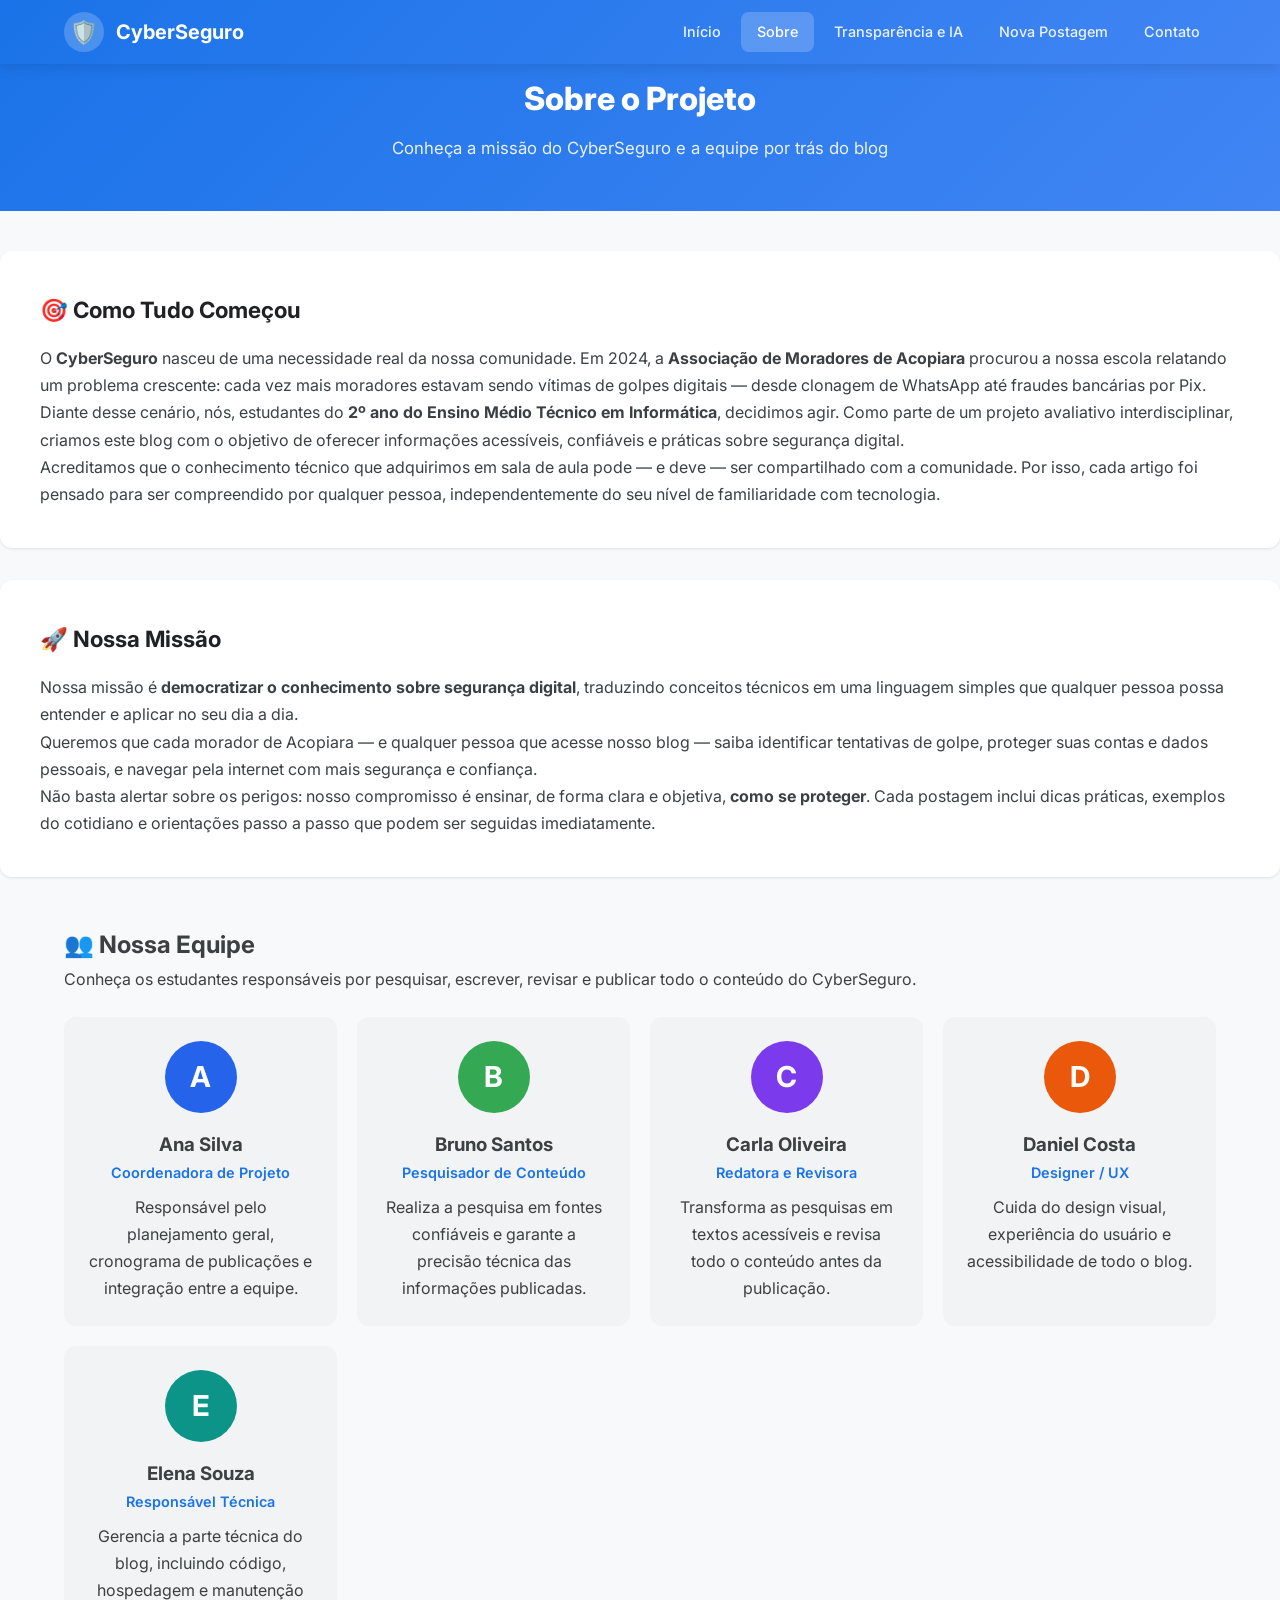
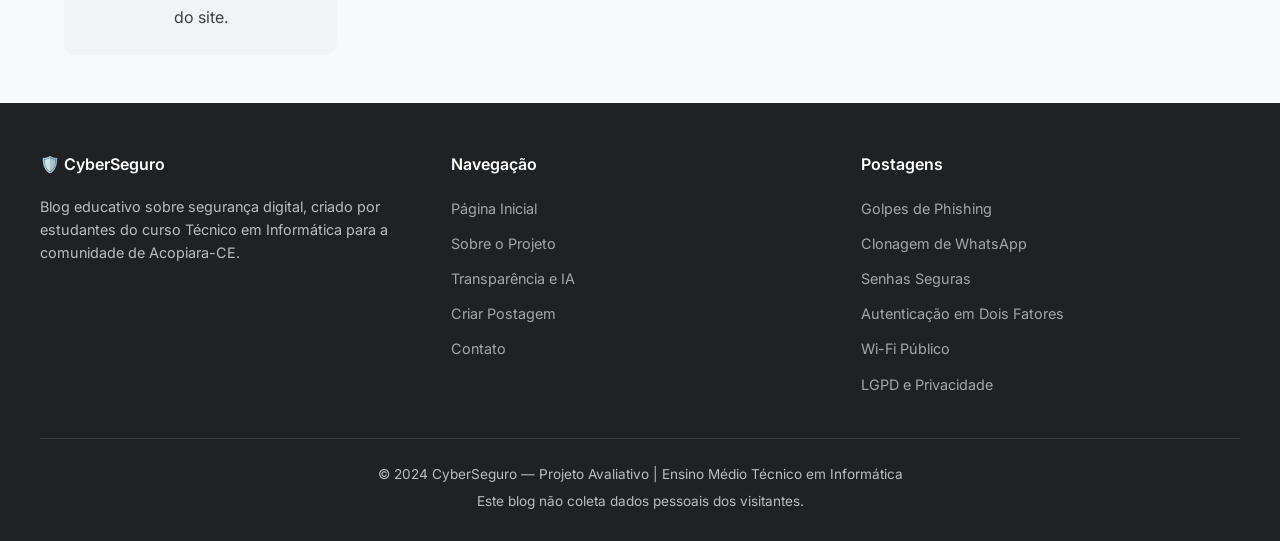
<file: blog-seguranca-digital/sobre.html>
<!DOCTYPE html>
<html lang="pt-BR">
<head>
  <meta charset="UTF-8">
  <meta name="viewport" content="width=device-width, initial-scale=1.0">
  <title>Sobre o Projeto — CyberSeguro</title>
  <meta name="description" content="Conheça a missão do CyberSeguro e a equipe por trás do blog de segurança digital.">
  <link rel="preconnect" href="https://fonts.googleapis.com">
  <link rel="preconnect" href="https://fonts.gstatic.com" crossorigin>
  <link href="https://fonts.googleapis.com/css2?family=Inter:wght@400;500;600;700;800&display=swap" rel="stylesheet">
  <link rel="stylesheet" href="css/style.css">
</head>
<body>
  <a href="#main" class="skip-link">Pular para o conteúdo principal</a>
  <header class="site-header">
    <div class="header-inner">
      <a href="index.html" class="site-logo">
        <span class="logo-icon">🛡️</span>
        <span>CyberSeguro</span>
      </a>
      <button class="menu-toggle" aria-label="Abrir menu" aria-expanded="false">☰</button>
      <nav class="main-nav" aria-label="Menu principal">
        <ul>
          <li><a href="index.html">Início</a></li>
          <li><a href="sobre.html">Sobre</a></li>
          <li><a href="transparencia.html">Transparência e IA</a></li>
          <li><a href="criar-postagem.html">Nova Postagem</a></li>
          <li><a href="contato.html">Contato</a></li>
        </ul>
      </nav>
    </div>
  </header>

  <main id="main">
    <section class="page-header">
      <h1>Sobre o Projeto</h1>
      <p>Conheça a missão do CyberSeguro e a equipe por trás do blog</p>
    </section>

    <section class="about-section">
      <div class="about-card">
        <h2>🎯 Como Tudo Começou</h2>
        <p>O <strong>CyberSeguro</strong> nasceu de uma necessidade real da nossa comunidade. Em 2024, a <strong>Associação de Moradores de Acopiara</strong> procurou a nossa escola relatando um problema crescente: cada vez mais moradores estavam sendo vítimas de golpes digitais — desde clonagem de WhatsApp até fraudes bancárias por Pix.</p>
        <p>Diante desse cenário, nós, estudantes do <strong>2º ano do Ensino Médio Técnico em Informática</strong>, decidimos agir. Como parte de um projeto avaliativo interdisciplinar, criamos este blog com o objetivo de oferecer informações acessíveis, confiáveis e práticas sobre segurança digital.</p>
        <p>Acreditamos que o conhecimento técnico que adquirimos em sala de aula pode — e deve — ser compartilhado com a comunidade. Por isso, cada artigo foi pensado para ser compreendido por qualquer pessoa, independentemente do seu nível de familiaridade com tecnologia.</p>
      </div>

      <div class="about-card">
        <h2>🚀 Nossa Missão</h2>
        <p>Nossa missão é <strong>democratizar o conhecimento sobre segurança digital</strong>, traduzindo conceitos técnicos em uma linguagem simples que qualquer pessoa possa entender e aplicar no seu dia a dia.</p>
        <p>Queremos que cada morador de Acopiara — e qualquer pessoa que acesse nosso blog — saiba identificar tentativas de golpe, proteger suas contas e dados pessoais, e navegar pela internet com mais segurança e confiança.</p>
        <p>Não basta alertar sobre os perigos: nosso compromisso é ensinar, de forma clara e objetiva, <strong>como se proteger</strong>. Cada postagem inclui dicas práticas, exemplos do cotidiano e orientações passo a passo que podem ser seguidas imediatamente.</p>
      </div>
    </section>

    <section class="team-section">
      <h2>👥 Nossa Equipe</h2>
      <p>Conheça os estudantes responsáveis por pesquisar, escrever, revisar e publicar todo o conteúdo do CyberSeguro.</p>

      <div class="team-grid">
        <div class="team-member">
          <div class="team-avatar" style="background-color: #2563eb;">A</div>
          <h3>Ana Silva</h3>
          <p class="team-role">Coordenadora de Projeto</p>
          <p>Responsável pelo planejamento geral, cronograma de publicações e integração entre a equipe.</p>
        </div>

        <div class="team-member">
          <div class="team-avatar" style="background-color: #34a853;">B</div>
          <h3>Bruno Santos</h3>
          <p class="team-role">Pesquisador de Conteúdo</p>
          <p>Realiza a pesquisa em fontes confiáveis e garante a precisão técnica das informações publicadas.</p>
        </div>

        <div class="team-member">
          <div class="team-avatar" style="background-color: #7c3aed;">C</div>
          <h3>Carla Oliveira</h3>
          <p class="team-role">Redatora e Revisora</p>
          <p>Transforma as pesquisas em textos acessíveis e revisa todo o conteúdo antes da publicação.</p>
        </div>

        <div class="team-member">
          <div class="team-avatar" style="background-color: #ea580c;">D</div>
          <h3>Daniel Costa</h3>
          <p class="team-role">Designer / UX</p>
          <p>Cuida do design visual, experiência do usuário e acessibilidade de todo o blog.</p>
        </div>

        <div class="team-member">
          <div class="team-avatar" style="background-color: #0d9488;">E</div>
          <h3>Elena Souza</h3>
          <p class="team-role">Responsável Técnica</p>
          <p>Gerencia a parte técnica do blog, incluindo código, hospedagem e manutenção do site.</p>
        </div>
      </div>
    </section>
  </main>

  <footer class="site-footer">
    <div class="footer-inner">
      <div class="footer-col">
        <h4>🛡️ CyberSeguro</h4>
        <p>Blog educativo sobre segurança digital, criado por estudantes do curso Técnico em Informática para a comunidade de Acopiara-CE.</p>
      </div>
      <div class="footer-col">
        <h4>Navegação</h4>
        <ul>
          <li><a href="index.html">Página Inicial</a></li>
          <li><a href="sobre.html">Sobre o Projeto</a></li>
          <li><a href="transparencia.html">Transparência e IA</a></li>
          <li><a href="criar-postagem.html">Criar Postagem</a></li>
          <li><a href="contato.html">Contato</a></li>
        </ul>
      </div>
      <div class="footer-col">
        <h4>Postagens</h4>
        <ul>
          <li><a href="post-phishing.html">Golpes de Phishing</a></li>
          <li><a href="post-whatsapp.html">Clonagem de WhatsApp</a></li>
          <li><a href="post-senhas.html">Senhas Seguras</a></li>
          <li><a href="post-2fa.html">Autenticação em Dois Fatores</a></li>
          <li><a href="post-wifi.html">Wi-Fi Público</a></li>
          <li><a href="post-lgpd.html">LGPD e Privacidade</a></li>
        </ul>
      </div>
    </div>
    <div class="footer-bottom">
      <p>© 2024 CyberSeguro — Projeto Avaliativo | Ensino Médio Técnico em Informática</p>
      <p>Este blog não coleta dados pessoais dos visitantes.</p>
    </div>
  </footer>

  <script src="js/main.js"></script>
</body>
</html>
</file>
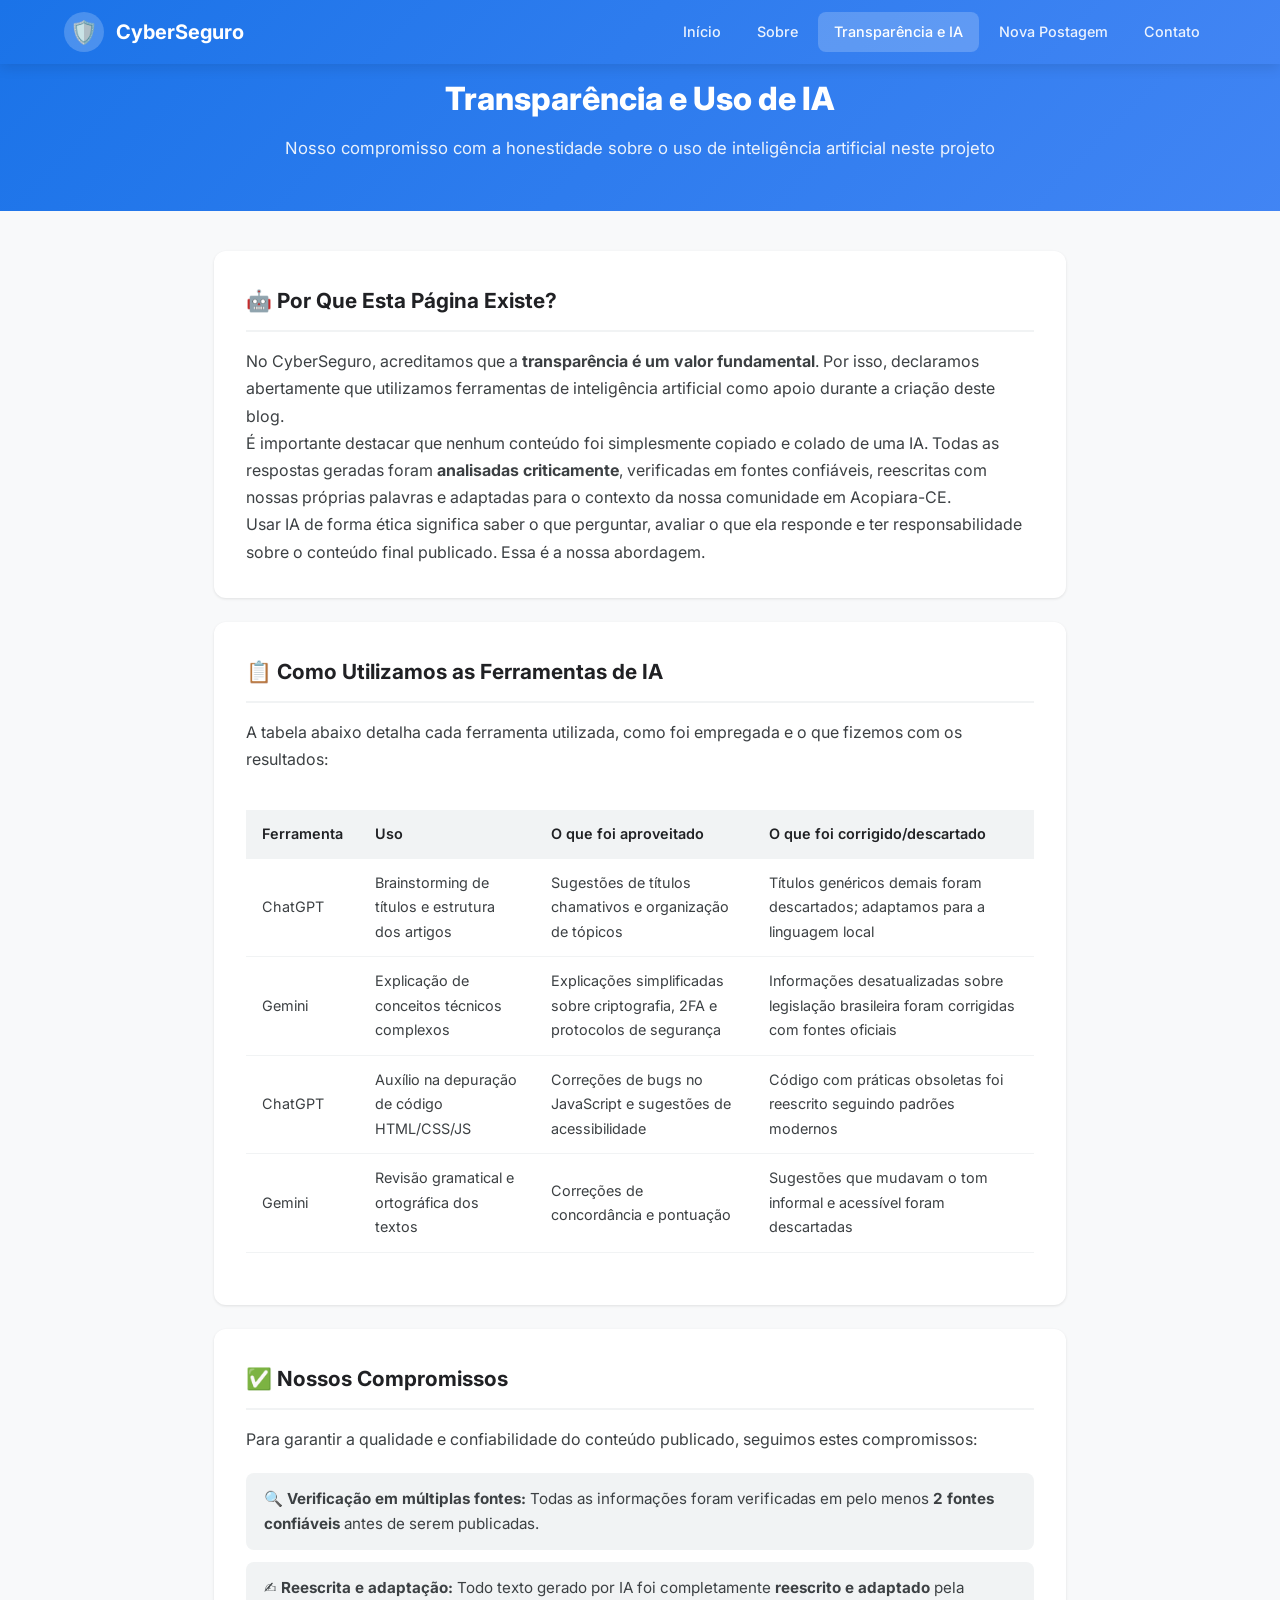
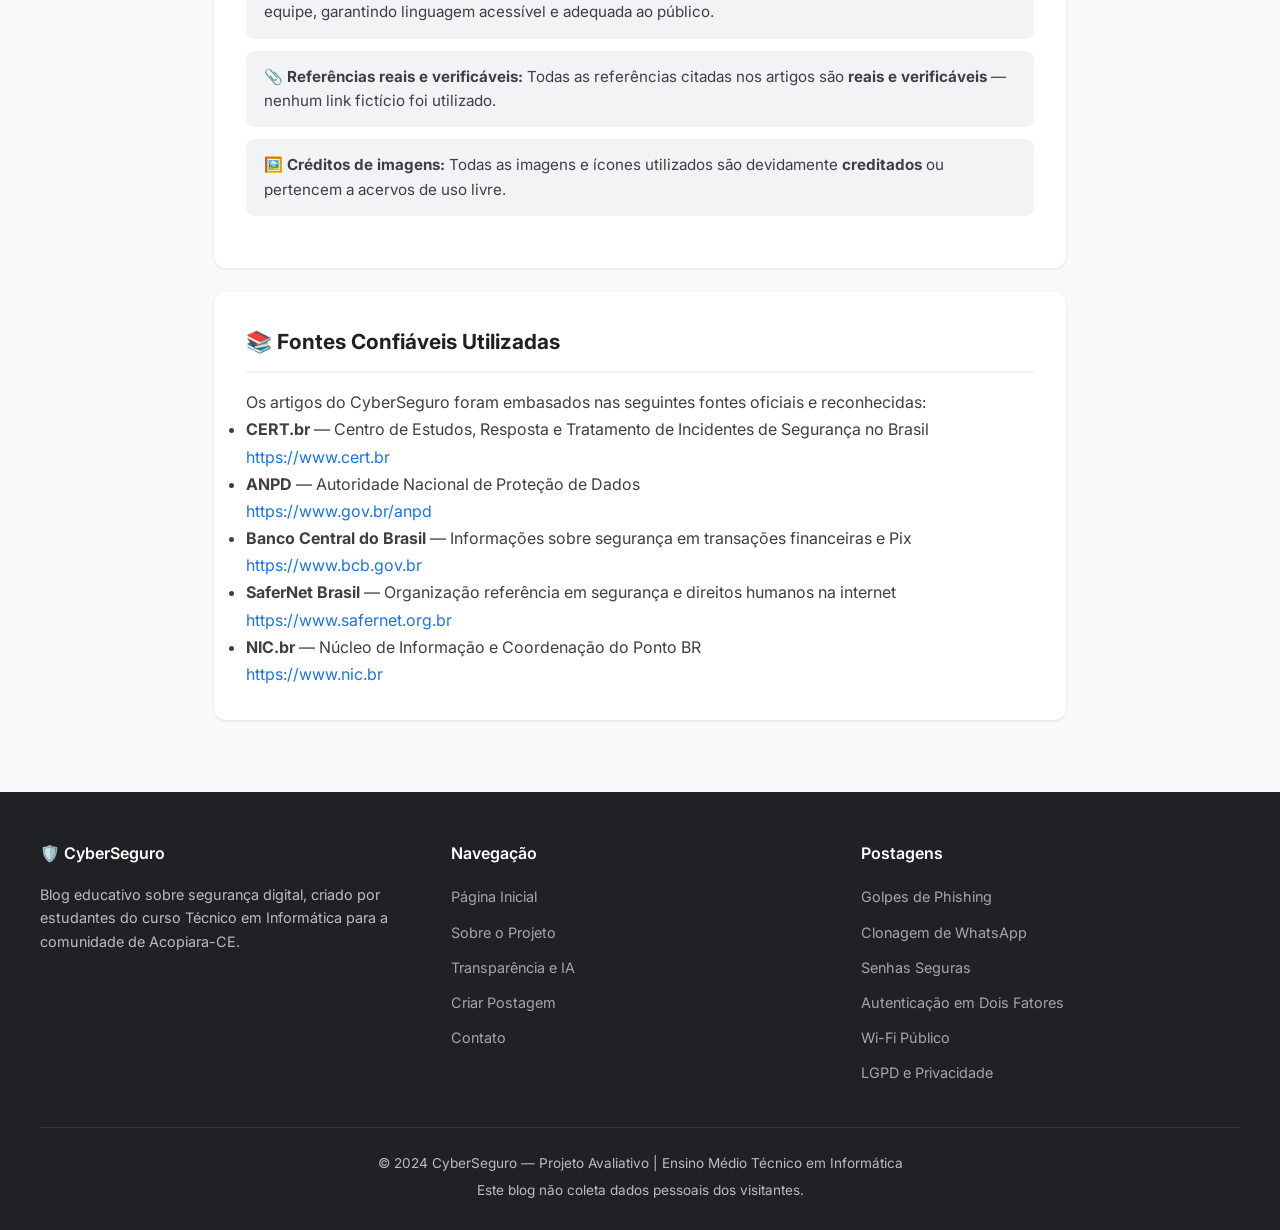
<file: blog-seguranca-digital/transparencia.html>
<!DOCTYPE html>
<html lang="pt-BR">
<head>
  <meta charset="UTF-8">
  <meta name="viewport" content="width=device-width, initial-scale=1.0">
  <title>Transparência e Uso de IA — CyberSeguro</title>
  <meta name="description" content="Saiba como o CyberSeguro utiliza ferramentas de inteligência artificial de forma ética e transparente.">
  <link rel="preconnect" href="https://fonts.googleapis.com">
  <link rel="preconnect" href="https://fonts.gstatic.com" crossorigin>
  <link href="https://fonts.googleapis.com/css2?family=Inter:wght@400;500;600;700;800&display=swap" rel="stylesheet">
  <link rel="stylesheet" href="css/style.css">
</head>
<body>
  <a href="#main" class="skip-link">Pular para o conteúdo principal</a>
  <header class="site-header">
    <div class="header-inner">
      <a href="index.html" class="site-logo">
        <span class="logo-icon">🛡️</span>
        <span>CyberSeguro</span>
      </a>
      <button class="menu-toggle" aria-label="Abrir menu" aria-expanded="false">☰</button>
      <nav class="main-nav" aria-label="Menu principal">
        <ul>
          <li><a href="index.html">Início</a></li>
          <li><a href="sobre.html">Sobre</a></li>
          <li><a href="transparencia.html">Transparência e IA</a></li>
          <li><a href="criar-postagem.html">Nova Postagem</a></li>
          <li><a href="contato.html">Contato</a></li>
        </ul>
      </nav>
    </div>
  </header>

  <main id="main">
    <section class="page-header">
      <h1>Transparência e Uso de IA</h1>
      <p>Nosso compromisso com a honestidade sobre o uso de inteligência artificial neste projeto</p>
    </section>

    <section class="transparency-section">
      <div class="transparency-card">
        <h2>🤖 Por Que Esta Página Existe?</h2>
        <p>No CyberSeguro, acreditamos que a <strong>transparência é um valor fundamental</strong>. Por isso, declaramos abertamente que utilizamos ferramentas de inteligência artificial como apoio durante a criação deste blog.</p>
        <p>É importante destacar que nenhum conteúdo foi simplesmente copiado e colado de uma IA. Todas as respostas geradas foram <strong>analisadas criticamente</strong>, verificadas em fontes confiáveis, reescritas com nossas próprias palavras e adaptadas para o contexto da nossa comunidade em Acopiara-CE.</p>
        <p>Usar IA de forma ética significa saber o que perguntar, avaliar o que ela responde e ter responsabilidade sobre o conteúdo final publicado. Essa é a nossa abordagem.</p>
      </div>

      <div class="transparency-card">
        <h2>📋 Como Utilizamos as Ferramentas de IA</h2>
        <p>A tabela abaixo detalha cada ferramenta utilizada, como foi empregada e o que fizemos com os resultados:</p>
        <div class="table-responsive">
          <table class="ai-usage-table">
            <thead>
              <tr>
                <th>Ferramenta</th>
                <th>Uso</th>
                <th>O que foi aproveitado</th>
                <th>O que foi corrigido/descartado</th>
              </tr>
            </thead>
            <tbody>
              <tr>
                <td>ChatGPT</td>
                <td>Brainstorming de títulos e estrutura dos artigos</td>
                <td>Sugestões de títulos chamativos e organização de tópicos</td>
                <td>Títulos genéricos demais foram descartados; adaptamos para a linguagem local</td>
              </tr>
              <tr>
                <td>Gemini</td>
                <td>Explicação de conceitos técnicos complexos</td>
                <td>Explicações simplificadas sobre criptografia, 2FA e protocolos de segurança</td>
                <td>Informações desatualizadas sobre legislação brasileira foram corrigidas com fontes oficiais</td>
              </tr>
              <tr>
                <td>ChatGPT</td>
                <td>Auxílio na depuração de código HTML/CSS/JS</td>
                <td>Correções de bugs no JavaScript e sugestões de acessibilidade</td>
                <td>Código com práticas obsoletas foi reescrito seguindo padrões modernos</td>
              </tr>
              <tr>
                <td>Gemini</td>
                <td>Revisão gramatical e ortográfica dos textos</td>
                <td>Correções de concordância e pontuação</td>
                <td>Sugestões que mudavam o tom informal e acessível foram descartadas</td>
              </tr>
            </tbody>
          </table>
        </div>
      </div>

      <div class="transparency-card">
        <h2>✅ Nossos Compromissos</h2>
        <p>Para garantir a qualidade e confiabilidade do conteúdo publicado, seguimos estes compromissos:</p>
        <ul class="commitment-list">
          <li>
            <strong>🔍 Verificação em múltiplas fontes:</strong> Todas as informações foram verificadas em pelo menos <strong>2 fontes confiáveis</strong> antes de serem publicadas.
          </li>
          <li>
            <strong>✍️ Reescrita e adaptação:</strong> Todo texto gerado por IA foi completamente <strong>reescrito e adaptado</strong> pela equipe, garantindo linguagem acessível e adequada ao público.
          </li>
          <li>
            <strong>📎 Referências reais e verificáveis:</strong> Todas as referências citadas nos artigos são <strong>reais e verificáveis</strong> — nenhum link fictício foi utilizado.
          </li>
          <li>
            <strong>🖼️ Créditos de imagens:</strong> Todas as imagens e ícones utilizados são devidamente <strong>creditados</strong> ou pertencem a acervos de uso livre.
          </li>
        </ul>
      </div>

      <div class="transparency-card">
        <h2>📚 Fontes Confiáveis Utilizadas</h2>
        <p>Os artigos do CyberSeguro foram embasados nas seguintes fontes oficiais e reconhecidas:</p>
        <ul class="sources-list">
          <li>
            <strong>CERT.br</strong> — Centro de Estudos, Resposta e Tratamento de Incidentes de Segurança no Brasil
            <br><a href="https://www.cert.br" target="_blank" rel="noopener noreferrer">https://www.cert.br</a>
          </li>
          <li>
            <strong>ANPD</strong> — Autoridade Nacional de Proteção de Dados
            <br><a href="https://www.gov.br/anpd" target="_blank" rel="noopener noreferrer">https://www.gov.br/anpd</a>
          </li>
          <li>
            <strong>Banco Central do Brasil</strong> — Informações sobre segurança em transações financeiras e Pix
            <br><a href="https://www.bcb.gov.br" target="_blank" rel="noopener noreferrer">https://www.bcb.gov.br</a>
          </li>
          <li>
            <strong>SaferNet Brasil</strong> — Organização referência em segurança e direitos humanos na internet
            <br><a href="https://www.safernet.org.br" target="_blank" rel="noopener noreferrer">https://www.safernet.org.br</a>
          </li>
          <li>
            <strong>NIC.br</strong> — Núcleo de Informação e Coordenação do Ponto BR
            <br><a href="https://www.nic.br" target="_blank" rel="noopener noreferrer">https://www.nic.br</a>
          </li>
        </ul>
      </div>
    </section>
  </main>

  <footer class="site-footer">
    <div class="footer-inner">
      <div class="footer-col">
        <h4>🛡️ CyberSeguro</h4>
        <p>Blog educativo sobre segurança digital, criado por estudantes do curso Técnico em Informática para a comunidade de Acopiara-CE.</p>
      </div>
      <div class="footer-col">
        <h4>Navegação</h4>
        <ul>
          <li><a href="index.html">Página Inicial</a></li>
          <li><a href="sobre.html">Sobre o Projeto</a></li>
          <li><a href="transparencia.html">Transparência e IA</a></li>
          <li><a href="criar-postagem.html">Criar Postagem</a></li>
          <li><a href="contato.html">Contato</a></li>
        </ul>
      </div>
      <div class="footer-col">
        <h4>Postagens</h4>
        <ul>
          <li><a href="post-phishing.html">Golpes de Phishing</a></li>
          <li><a href="post-whatsapp.html">Clonagem de WhatsApp</a></li>
          <li><a href="post-senhas.html">Senhas Seguras</a></li>
          <li><a href="post-2fa.html">Autenticação em Dois Fatores</a></li>
          <li><a href="post-wifi.html">Wi-Fi Público</a></li>
          <li><a href="post-lgpd.html">LGPD e Privacidade</a></li>
        </ul>
      </div>
    </div>
    <div class="footer-bottom">
      <p>© 2024 CyberSeguro — Projeto Avaliativo | Ensino Médio Técnico em Informática</p>
      <p>Este blog não coleta dados pessoais dos visitantes.</p>
    </div>
  </footer>

  <script src="js/main.js"></script>
</body>
</html>
</file>
<file: blog-seguranca-digital/css/style.css>
/* ===== RESET & BASE ===== */
*, *::before, *::after {
  box-sizing: border-box;
  margin: 0;
  padding: 0;
}

:root {
  --primary: #1a73e8;
  --primary-dark: #1557b0;
  --primary-light: #e8f0fe;
  --accent: #34a853;
  --accent-dark: #2d8f47;
  --danger: #ea4335;
  --warning: #fbbc04;
  --dark: #202124;
  --gray-900: #3c4043;
  --gray-700: #5f6368;
  --gray-500: #9aa0a6;
  --gray-300: #dadce0;
  --gray-100: #f1f3f4;
  --white: #ffffff;
  --bg: #f8f9fa;
  --shadow-sm: 0 1px 3px rgba(0,0,0,0.1);
  --shadow-md: 0 4px 12px rgba(0,0,0,0.1);
  --shadow-lg: 0 8px 24px rgba(0,0,0,0.12);
  --radius: 12px;
  --radius-sm: 8px;
  --transition: 0.3s ease;
  --max-width: 1200px;
  --font-main: 'Inter', 'Segoe UI', system-ui, -apple-system, sans-serif;
}

html {
  scroll-behavior: smooth;
  font-size: 16px;
}

body {
  font-family: var(--font-main);
  background: var(--bg);
  color: var(--gray-900);
  line-height: 1.7;
  min-height: 100vh;
  display: flex;
  flex-direction: column;
}

a {
  color: var(--primary);
  text-decoration: none;
  transition: color var(--transition);
}

a:hover {
  color: var(--primary-dark);
}

img {
  max-width: 100%;
  height: auto;
  display: block;
}

/* ===== ACESSIBILIDADE ===== */
.sr-only {
  position: absolute;
  width: 1px;
  height: 1px;
  padding: 0;
  margin: -1px;
  overflow: hidden;
  clip: rect(0,0,0,0);
  border: 0;
}

:focus-visible {
  outline: 3px solid var(--primary);
  outline-offset: 2px;
}

/* ===== SKIP LINK ===== */
.skip-link {
  position: absolute;
  top: -100%;
  left: 16px;
  background: var(--primary);
  color: var(--white);
  padding: 8px 16px;
  border-radius: var(--radius-sm);
  z-index: 9999;
  font-weight: 600;
}

.skip-link:focus {
  top: 16px;
}

/* ===== HEADER ===== */
.site-header {
  background: linear-gradient(135deg, var(--primary) 0%, #4285f4 100%);
  color: var(--white);
  padding: 0;
  position: sticky;
  top: 0;
  z-index: 1000;
  box-shadow: var(--shadow-md);
}

.header-inner {
  max-width: var(--max-width);
  margin: 0 auto;
  padding: 0 24px;
  display: flex;
  align-items: center;
  justify-content: space-between;
  min-height: 64px;
}

.site-logo {
  display: flex;
  align-items: center;
  gap: 12px;
  color: var(--white);
  font-weight: 700;
  font-size: 1.25rem;
}

.site-logo .logo-icon {
  width: 40px;
  height: 40px;
  background: rgba(255,255,255,0.2);
  border-radius: 50%;
  display: flex;
  align-items: center;
  justify-content: center;
  font-size: 1.4rem;
}

/* ===== NAVIGATION ===== */
.main-nav ul {
  list-style: none;
  display: flex;
  gap: 4px;
  align-items: center;
}

.main-nav a {
  color: rgba(255,255,255,0.9);
  padding: 8px 16px;
  border-radius: var(--radius-sm);
  font-size: 0.9rem;
  font-weight: 500;
  transition: all var(--transition);
  display: block;
}

.main-nav a:hover,
.main-nav a.active {
  background: rgba(255,255,255,0.2);
  color: var(--white);
}

/* Hamburger */
.menu-toggle {
  display: none;
  background: none;
  border: none;
  color: var(--white);
  font-size: 1.5rem;
  cursor: pointer;
  padding: 8px;
  border-radius: var(--radius-sm);
}

.menu-toggle:hover {
  background: rgba(255,255,255,0.15);
}

/* ===== HERO ===== */
.hero {
  background: linear-gradient(135deg, #1a73e8 0%, #4285f4 40%, #34a853 100%);
  color: var(--white);
  padding: 80px 24px;
  text-align: center;
}

.hero h1 {
  font-size: clamp(2rem, 5vw, 3.2rem);
  font-weight: 800;
  margin-bottom: 16px;
  line-height: 1.2;
}

.hero p {
  font-size: clamp(1rem, 2vw, 1.25rem);
  max-width: 700px;
  margin: 0 auto 32px;
  opacity: 0.95;
  line-height: 1.6;
}

.hero .btn {
  display: inline-flex;
  align-items: center;
  gap: 8px;
  background: var(--white);
  color: var(--primary);
  padding: 14px 32px;
  border-radius: 50px;
  font-weight: 700;
  font-size: 1.05rem;
  transition: all var(--transition);
  box-shadow: var(--shadow-md);
}

.hero .btn:hover {
  transform: translateY(-2px);
  box-shadow: var(--shadow-lg);
  color: var(--primary-dark);
}

/* ===== MAIN ===== */
.main-content {
  flex: 1;
  max-width: var(--max-width);
  margin: 0 auto;
  padding: 40px 24px;
  width: 100%;
}

/* ===== SECTION TITLE ===== */
.section-title {
  font-size: 1.8rem;
  font-weight: 700;
  color: var(--dark);
  margin-bottom: 32px;
  position: relative;
  padding-bottom: 12px;
}

.section-title::after {
  content: '';
  position: absolute;
  bottom: 0;
  left: 0;
  width: 60px;
  height: 4px;
  background: var(--primary);
  border-radius: 2px;
}

.section-title.center {
  text-align: center;
}

.section-title.center::after {
  left: 50%;
  transform: translateX(-50%);
}

/* ===== CARDS GRID ===== */
.posts-grid {
  display: grid;
  grid-template-columns: repeat(auto-fill, minmax(340px, 1fr));
  gap: 24px;
}

.post-card {
  background: var(--white);
  border-radius: var(--radius);
  overflow: hidden;
  box-shadow: var(--shadow-sm);
  transition: all var(--transition);
  display: flex;
  flex-direction: column;
}

.post-card:hover {
  transform: translateY(-4px);
  box-shadow: var(--shadow-lg);
}

.post-card .card-image {
  height: 200px;
  background-size: cover;
  background-position: center;
  position: relative;
}

.post-card .card-image .tag {
  position: absolute;
  top: 16px;
  left: 16px;
  background: var(--primary);
  color: var(--white);
  padding: 4px 12px;
  border-radius: 20px;
  font-size: 0.75rem;
  font-weight: 600;
  text-transform: uppercase;
  letter-spacing: 0.5px;
}

.post-card .card-body {
  padding: 24px;
  flex: 1;
  display: flex;
  flex-direction: column;
}

.post-card .card-body h3 {
  font-size: 1.15rem;
  font-weight: 700;
  color: var(--dark);
  margin-bottom: 8px;
  line-height: 1.4;
}

.post-card .card-body .card-excerpt {
  color: var(--gray-700);
  font-size: 0.92rem;
  margin-bottom: 16px;
  flex: 1;
  line-height: 1.6;
}

.post-card .card-footer {
  display: flex;
  align-items: center;
  justify-content: space-between;
  padding-top: 16px;
  border-top: 1px solid var(--gray-100);
}

.post-card .card-footer .date {
  color: var(--gray-500);
  font-size: 0.8rem;
}

.post-card .card-footer .read-more {
  font-size: 0.85rem;
  font-weight: 600;
  display: inline-flex;
  align-items: center;
  gap: 4px;
}

.post-actions {
  display: flex;
  align-items: center;
  gap: 16px;
}

.delete-post-button {
  border: 0;
  border-radius: var(--radius-sm);
  padding: 8px 12px;
  background: var(--danger);
  color: var(--white);
  font: inherit;
  font-size: 0.85rem;
  font-weight: 600;
  cursor: pointer;
  transition: background var(--transition);
}

.delete-post-button:hover {
  background: #c5221f;
}

.delete-post-button:focus-visible {
  outline: 2px solid var(--dark);
  outline-offset: 2px;
}

.post-card .card-footer .read-more::after {
  content: '→';
  transition: transform var(--transition);
}

.post-card:hover .card-footer .read-more::after {
  transform: translateX(4px);
}

/* ===== ARTICLE / POST PAGE ===== */
.article-container {
  max-width: 800px;
  margin: 0 auto;
}

.article-header {
  margin-bottom: 32px;
}

.article-header .breadcrumb {
  font-size: 0.85rem;
  color: var(--gray-500);
  margin-bottom: 16px;
}

.article-header .breadcrumb a {
  color: var(--gray-500);
}

.article-header .breadcrumb a:hover {
  color: var(--primary);
}

.article-header h1 {
  font-size: clamp(1.8rem, 4vw, 2.5rem);
  font-weight: 800;
  color: var(--dark);
  line-height: 1.25;
  margin-bottom: 16px;
}

.article-meta {
  display: flex;
  flex-wrap: wrap;
  gap: 16px;
  color: var(--gray-500);
  font-size: 0.9rem;
}

.article-meta span {
  display: inline-flex;
  align-items: center;
  gap: 4px;
}

.article-hero-img {
  width: 100%;
  height: 360px;
  object-fit: cover;
  border-radius: var(--radius);
  margin-bottom: 32px;
  background: var(--gray-100);
}

.article-content {
  background: var(--white);
  padding: 40px;
  border-radius: var(--radius);
  box-shadow: var(--shadow-sm);
}

.article-content h2 {
  font-size: 1.5rem;
  font-weight: 700;
  color: var(--dark);
  margin: 32px 0 16px;
}

.article-content h2:first-child {
  margin-top: 0;
}

.article-content h3 {
  font-size: 1.2rem;
  font-weight: 600;
  color: var(--dark);
  margin: 24px 0 12px;
}

.article-content p {
  margin-bottom: 16px;
  color: var(--gray-900);
}

.article-content ul, .article-content ol {
  margin: 0 0 16px 24px;
}

.article-content li {
  margin-bottom: 8px;
}

.article-content blockquote {
  border-left: 4px solid var(--primary);
  padding: 16px 24px;
  background: var(--primary-light);
  border-radius: 0 var(--radius-sm) var(--radius-sm) 0;
  margin: 24px 0;
  font-style: italic;
  color: var(--gray-700);
}

.article-content .tip-box {
  background: #e6f4ea;
  border-left: 4px solid var(--accent);
  padding: 16px 24px;
  border-radius: 0 var(--radius-sm) var(--radius-sm) 0;
  margin: 24px 0;
}

.article-content .tip-box .tip-title {
  font-weight: 700;
  color: var(--accent-dark);
  margin-bottom: 8px;
  display: flex;
  align-items: center;
  gap: 8px;
}

.article-content .warning-box {
  background: #fef7e0;
  border-left: 4px solid var(--warning);
  padding: 16px 24px;
  border-radius: 0 var(--radius-sm) var(--radius-sm) 0;
  margin: 24px 0;
}

.article-content .warning-box .warning-title {
  font-weight: 700;
  color: #e37400;
  margin-bottom: 8px;
  display: flex;
  align-items: center;
  gap: 8px;
}

.article-content .danger-box {
  background: #fce8e6;
  border-left: 4px solid var(--danger);
  padding: 16px 24px;
  border-radius: 0 var(--radius-sm) var(--radius-sm) 0;
  margin: 24px 0;
}

.article-content .danger-box .danger-title {
  font-weight: 700;
  color: var(--danger);
  margin-bottom: 8px;
  display: flex;
  align-items: center;
  gap: 8px;
}

.article-content .checklist {
  list-style: none;
  margin-left: 0;
  padding: 0;
}

.article-content .checklist li {
  padding: 8px 0 8px 32px;
  position: relative;
}

.article-content .checklist li::before {
  content: '✅';
  position: absolute;
  left: 0;
}

.article-content .step-list {
  counter-reset: steps;
  list-style: none;
  margin-left: 0;
  padding: 0;
}

.article-content .step-list li {
  counter-increment: steps;
  padding: 16px 16px 16px 64px;
  position: relative;
  background: var(--gray-100);
  border-radius: var(--radius-sm);
  margin-bottom: 12px;
}

.article-content .step-list li::before {
  content: counter(steps);
  position: absolute;
  left: 16px;
  top: 16px;
  width: 32px;
  height: 32px;
  background: var(--primary);
  color: var(--white);
  border-radius: 50%;
  display: flex;
  align-items: center;
  justify-content: center;
  font-weight: 700;
  font-size: 0.9rem;
}

/* References */
.references {
  margin-top: 40px;
  padding-top: 24px;
  border-top: 2px solid var(--gray-300);
}

.references h3 {
  color: var(--gray-700);
  font-size: 1rem;
  margin-bottom: 12px;
}

.references ul {
  list-style: none;
  margin: 0;
  padding: 0;
}

.references li {
  padding: 4px 0;
  font-size: 0.85rem;
  color: var(--gray-700);
}

/* ===== PAGE HEADER ===== */
.page-header {
  background: linear-gradient(135deg, var(--primary) 0%, #4285f4 100%);
  color: var(--white);
  padding: 48px 24px;
  text-align: center;
  margin: -40px -24px 40px;
  width: calc(100% + 48px);
}

.page-header h1 {
  font-size: 2rem;
  font-weight: 800;
  margin-bottom: 8px;
}

.page-header p {
  opacity: 0.9;
  font-size: 1.05rem;
}

/* ===== ABOUT PAGE ===== */
.about-card {
  background: var(--white);
  padding: 40px;
  border-radius: var(--radius);
  box-shadow: var(--shadow-sm);
  margin-bottom: 32px;
}

.about-card h2 {
  font-size: 1.4rem;
  font-weight: 700;
  color: var(--dark);
  margin-bottom: 16px;
  display: flex;
  align-items: center;
  gap: 8px;
}

.team-grid {
  display: grid;
  grid-template-columns: repeat(auto-fill, minmax(220px, 1fr));
  gap: 20px;
  margin-top: 24px;
}

.team-member {
  text-align: center;
  padding: 24px;
  background: var(--gray-100);
  border-radius: var(--radius);
}

.team-member .avatar {
  width: 80px;
  height: 80px;
  border-radius: 50%;
  background: var(--primary);
  color: var(--white);
  display: flex;
  align-items: center;
  justify-content: center;
  margin: 0 auto 12px;
  font-size: 2rem;
  font-weight: 700;
}

.team-member h4 {
  font-size: 1rem;
  color: var(--dark);
  margin-bottom: 4px;
}

.team-member .role {
  font-size: 0.85rem;
  color: var(--gray-500);
}

/* ===== CONTACT PAGE ===== */
.contact-form {
  background: var(--white);
  padding: 40px;
  border-radius: var(--radius);
  box-shadow: var(--shadow-sm);
  max-width: 640px;
  margin: 0 auto;
}

.form-group {
  margin-bottom: 20px;
}

.form-group label {
  display: block;
  font-weight: 600;
  color: var(--dark);
  margin-bottom: 6px;
  font-size: 0.9rem;
}

.form-group input,
.form-group textarea,
.form-group select {
  width: 100%;
  padding: 12px 16px;
  border: 2px solid var(--gray-300);
  border-radius: var(--radius-sm);
  font-size: 1rem;
  font-family: var(--font-main);
  transition: border-color var(--transition);
  background: var(--white);
}

.form-group input:focus,
.form-group textarea:focus,
.form-group select:focus {
  border-color: var(--primary);
  outline: none;
}

.form-group textarea {
  resize: vertical;
  min-height: 120px;
}

.btn-primary {
  background: var(--primary);
  color: var(--white);
  border: none;
  padding: 14px 32px;
  border-radius: var(--radius-sm);
  font-size: 1rem;
  font-weight: 600;
  cursor: pointer;
  transition: all var(--transition);
  display: inline-flex;
  align-items: center;
  gap: 8px;
}

.btn-primary:hover {
  background: var(--primary-dark);
  transform: translateY(-1px);
  box-shadow: var(--shadow-md);
}

.btn-secondary {
  background: var(--gray-100);
  color: var(--gray-900);
  border: 2px solid var(--gray-300);
  padding: 12px 24px;
  border-radius: var(--radius-sm);
  font-size: 0.95rem;
  font-weight: 600;
  cursor: pointer;
  transition: all var(--transition);
  display: inline-flex;
  align-items: center;
  gap: 8px;
}

.btn-secondary:hover {
  background: var(--gray-300);
}

/* ===== TRANSPARENCY PAGE ===== */
.transparency-card {
  background: var(--white);
  padding: 32px;
  border-radius: var(--radius);
  box-shadow: var(--shadow-sm);
  margin-bottom: 24px;
}

.transparency-card h2 {
  font-size: 1.3rem;
  font-weight: 700;
  color: var(--dark);
  margin-bottom: 16px;
  padding-bottom: 12px;
  border-bottom: 2px solid var(--gray-100);
  display: flex;
  align-items: center;
  gap: 8px;
}

.ai-usage-table {
  width: 100%;
  border-collapse: collapse;
  margin-top: 16px;
}

.ai-usage-table th,
.ai-usage-table td {
  padding: 12px 16px;
  text-align: left;
  border-bottom: 1px solid var(--gray-100);
  font-size: 0.9rem;
}

.ai-usage-table th {
  background: var(--gray-100);
  font-weight: 600;
  color: var(--dark);
}

.ai-usage-table tr:hover td {
  background: var(--primary-light);
}

/* ===== CREATE POST PAGE ===== */
.create-post-form {
  background: var(--white);
  padding: 40px;
  border-radius: var(--radius);
  box-shadow: var(--shadow-sm);
  max-width: 800px;
  margin: 0 auto;
}

.editor-toolbar {
  display: flex;
  flex-wrap: wrap;
  gap: 4px;
  padding: 8px;
  background: var(--gray-100);
  border-radius: var(--radius-sm);
  margin-bottom: 8px;
}

.editor-toolbar button {
  background: none;
  border: none;
  padding: 8px 12px;
  border-radius: 4px;
  cursor: pointer;
  font-size: 0.9rem;
  color: var(--gray-700);
  transition: all var(--transition);
}

.editor-toolbar button:hover {
  background: var(--white);
  color: var(--dark);
}

.editor-area {
  width: 100%;
  min-height: 300px;
  padding: 16px;
  border: 2px solid var(--gray-300);
  border-radius: 0 0 var(--radius-sm) var(--radius-sm);
  font-family: var(--font-main);
  font-size: 1rem;
  line-height: 1.7;
  resize: vertical;
  border-top: none;
}

.editor-area:focus {
  border-color: var(--primary);
  outline: none;
}

.preview-container {
  background: var(--white);
  padding: 40px;
  border-radius: var(--radius);
  box-shadow: var(--shadow-sm);
  margin-top: 24px;
  max-width: 800px;
  margin-left: auto;
  margin-right: auto;
  display: none;
}

.preview-container.active {
  display: block;
}

/* ===== FOOTER ===== */
.site-footer {
  background: var(--dark);
  color: rgba(255,255,255,0.7);
  padding: 48px 24px 24px;
  margin-top: auto;
}

.footer-inner {
  max-width: var(--max-width);
  margin: 0 auto;
  display: grid;
  grid-template-columns: repeat(auto-fit, minmax(240px, 1fr));
  gap: 32px;
}

.footer-col h4 {
  color: var(--white);
  font-size: 1rem;
  margin-bottom: 16px;
  font-weight: 600;
}

.footer-col ul {
  list-style: none;
}

.footer-col ul li {
  margin-bottom: 8px;
}

.footer-col ul a {
  color: rgba(255,255,255,0.6);
  font-size: 0.9rem;
  transition: color var(--transition);
}

.footer-col ul a:hover {
  color: var(--white);
}

.footer-col p {
  font-size: 0.9rem;
  line-height: 1.6;
}

.footer-bottom {
  max-width: var(--max-width);
  margin: 32px auto 0;
  padding-top: 24px;
  border-top: 1px solid rgba(255,255,255,0.1);
  text-align: center;
  font-size: 0.85rem;
}

.footer-bottom p {
  margin-bottom: 4px;
}

/* ===== DYNAMIC POSTS (from localStorage) ===== */
.dynamic-post-card {
  border: 2px solid var(--accent);
}

.dynamic-post-card .tag {
  background: var(--accent) !important;
}

/* ===== NOTIFICATION ===== */
.notification {
  position: fixed;
  top: 80px;
  right: 24px;
  background: var(--accent);
  color: var(--white);
  padding: 16px 24px;
  border-radius: var(--radius-sm);
  box-shadow: var(--shadow-lg);
  z-index: 9999;
  transform: translateX(calc(100% + 40px));
  transition: transform 0.4s cubic-bezier(0.4, 0, 0.2, 1);
  font-weight: 600;
  max-width: 360px;
}

.notification.show {
  transform: translateX(0);
}

.notification.error {
  background: var(--danger);
}

/* ===== RESPONSIVE ===== */
@media (max-width: 768px) {
  .menu-toggle {
    display: block;
  }

  .main-nav {
    display: none;
    position: absolute;
    top: 64px;
    left: 0;
    right: 0;
    background: var(--primary);
    padding: 16px;
    box-shadow: var(--shadow-lg);
  }

  .main-nav.open {
    display: block;
  }

  .main-nav ul {
    flex-direction: column;
    gap: 0;
  }

  .main-nav a {
    padding: 12px 16px;
    border-radius: var(--radius-sm);
  }

  .hero {
    padding: 48px 16px;
  }

  .posts-grid {
    grid-template-columns: 1fr;
  }

  .article-content {
    padding: 24px;
  }

  .page-header {
    padding: 32px 16px;
    margin: -40px -24px 24px;
  }

  .footer-inner {
    grid-template-columns: 1fr;
  }

  .team-grid {
    grid-template-columns: repeat(auto-fill, minmax(160px, 1fr));
  }

  .contact-form,
  .create-post-form {
    padding: 24px;
  }
}

@media (max-width: 480px) {
  .header-inner {
    padding: 0 16px;
  }

  .site-logo span {
    font-size: 1rem;
  }

  .main-content {
    padding: 24px 16px;
  }

  .post-card .card-image {
    height: 160px;
  }
}

/* ===== ANIMATIONS ===== */
@keyframes fadeInUp {
  from {
    opacity: 0;
    transform: translateY(20px);
  }
  to {
    opacity: 1;
    transform: translateY(0);
  }
}

.animate-in {
  animation: fadeInUp 0.5s ease forwards;
}

/* ===== PRINT ===== */
@media print {
  .site-header, .site-footer, .menu-toggle, .skip-link {
    display: none;
  }

  .main-content {
    max-width: 100%;
    padding: 0;
  }

  .article-content {
    box-shadow: none;
    padding: 0;
  }
}


/* ===== COMPLEMENTARY STYLES FOR FULL COMPATIBILITY ===== */
.container {
  max-width: var(--max-width);
  margin: 0 auto;
  padding: 0 24px;
}

.section {
  padding: 48px 0;
}

.hero-inner {
  max-width: 800px;
  margin: 0 auto;
}

.hero-subtitle {
  font-size: 1.15rem;
  margin: 16px 0 28px;
  opacity: 0.95;
  line-height: 1.6;
}

.card-link {
  display: flex;
  flex-direction: column;
  height: 100%;
  color: inherit;
  text-decoration: none;
}

.card-link:hover {
  color: inherit;
}

.card-emoji {
  font-size: 4rem;
  display: flex;
  align-items: center;
  justify-content: center;
  height: 100%;
}

.tag-blue { background: #2563eb !important; }
.tag-green { background: #16a34a !important; }
.tag-purple { background: #7c3aed !important; }
.tag-orange { background: #ea580c !important; }
.tag-red { background: #dc2626 !important; }
.tag-teal { background: #0d9488 !important; }

/* Features Section */
.features-grid {
  display: grid;
  grid-template-columns: repeat(auto-fit, minmax(280px, 1fr));
  gap: 24px;
  margin-top: 32px;
}

.feature-box {
  background: var(--white);
  padding: 32px 24px;
  border-radius: var(--radius);
  box-shadow: var(--shadow-sm);
  text-align: center;
  border: 1px solid var(--gray-300);
  transition: transform var(--transition);
}

.feature-box:hover {
  transform: translateY(-4px);
  box-shadow: var(--shadow-md);
}

.feature-icon {
  font-size: 2.5rem;
  margin-bottom: 16px;
  display: inline-block;
}

.feature-box h3 {
  font-size: 1.2rem;
  color: var(--dark);
  margin-bottom: 12px;
}

.feature-box p {
  color: var(--gray-700);
  font-size: 0.95rem;
  line-height: 1.6;
}

.section-description {
  max-width: 760px;
  font-size: 1.05rem;
  color: var(--gray-700);
  margin-bottom: 24px;
}

/* Post Full & Header Banner */
.post-full {
  max-width: 860px;
  margin: 0 auto;
  padding: 32px 24px;
}

.post-header-banner {
  background: linear-gradient(135deg, #1e293b 0%, #0f172a 100%);
  color: var(--white);
  padding: 40px 32px;
  border-radius: var(--radius);
  margin-bottom: 32px;
  box-shadow: var(--shadow-md);
}

.post-header-banner h1 {
  font-size: clamp(1.8rem, 4vw, 2.5rem);
  font-weight: 800;
  margin: 16px 0;
  line-height: 1.25;
}

.post-header-banner .breadcrumb {
  font-size: 0.9rem;
  color: #94a3b8;
}

.post-header-banner .breadcrumb a {
  color: #94a3b8;
}

.post-header-banner .breadcrumb a:hover {
  color: var(--white);
}

.post-meta {
  display: flex;
  flex-wrap: wrap;
  gap: 16px;
  color: #cbd5e1;
  font-size: 0.9rem;
  margin-top: 16px;
}

.post-meta span {
  display: inline-flex;
  align-items: center;
  gap: 6px;
}

.post-content {
  background: var(--white);
  padding: 40px;
  border-radius: var(--radius);
  box-shadow: var(--shadow-sm);
  font-size: 1.05rem;
  line-height: 1.8;
}

.post-content h2 {
  font-size: 1.5rem;
  font-weight: 700;
  color: var(--dark);
  margin: 36px 0 16px;
  border-bottom: 2px solid var(--gray-100);
  padding-bottom: 8px;
}

.post-content h2:first-child {
  margin-top: 0;
}

.post-content h3 {
  font-size: 1.25rem;
  font-weight: 600;
  color: var(--dark);
  margin: 24px 0 12px;
}

.post-content p {
  margin-bottom: 18px;
  color: var(--gray-900);
}

.post-content ul, .post-content ol {
  margin: 0 0 20px 28px;
}

.post-content li {
  margin-bottom: 10px;
}

.post-references {
  margin-top: 48px;
  padding-top: 24px;
  border-top: 2px solid var(--gray-300);
}

.post-references h3 {
  color: var(--gray-700);
  font-size: 1.1rem;
  margin-bottom: 12px;
}

.post-references ul {
  list-style: none;
  margin: 0;
  padding: 0;
}

.post-references li {
  padding: 6px 0;
  font-size: 0.9rem;
  color: var(--gray-700);
}

/* Team Styles */
.team-section {
  max-width: var(--max-width);
  margin: 48px auto;
  padding: 0 24px;
}

.team-avatar {
  width: 72px;
  height: 72px;
  border-radius: 50%;
  color: var(--white);
  display: flex;
  align-items: center;
  justify-content: center;
  font-size: 1.8rem;
  font-weight: 700;
  margin: 0 auto 16px;
}

.team-role {
  font-size: 0.9rem;
  font-weight: 600;
  color: var(--primary);
  margin-bottom: 8px;
}

/* Transparency & Table */
.transparency-section {
  max-width: 900px;
  margin: 0 auto;
  padding: 0 24px 48px;
}

.table-responsive {
  overflow-x: auto;
  margin: 20px 0;
}

.commitment-list {
  list-style: none;
  margin: 20px 0;
  padding: 0;
}

.commitment-list li {
  padding: 14px 18px;
  background: var(--gray-100);
  border-radius: var(--radius-sm);
  margin-bottom: 12px;
  font-size: 0.95rem;
  line-height: 1.6;
}

/* Contact Styles */
.contact-section {
  max-width: 800px;
  margin: 0 auto;
  padding: 0 24px 48px;
}

.contact-info {
  margin-top: 48px;
  background: var(--white);
  padding: 36px;
  border-radius: var(--radius);
  box-shadow: var(--shadow-sm);
}

.contact-info h2 {
  font-size: 1.3rem;
  margin-bottom: 24px;
  color: var(--dark);
}

.contact-info-grid {
  display: grid;
  grid-template-columns: repeat(auto-fit, minmax(220px, 1fr));
  gap: 24px;
  margin-bottom: 24px;
}

.contact-info-item {
  display: flex;
  align-items: flex-start;
  gap: 12px;
}

.contact-icon {
  font-size: 1.8rem;
}

.contact-info-item h3 {
  font-size: 1rem;
  margin-bottom: 4px;
}

.contact-info-item p {
  color: var(--gray-700);
  font-size: 0.9rem;
}

.contact-note {
  margin-top: 24px;
  padding-top: 16px;
  border-top: 1px solid var(--gray-100);
  font-size: 0.85rem;
  color: var(--gray-500);
  text-align: center;
}

/* Create Post Section */
.create-post-section {
  max-width: 860px;
  margin: 0 auto;
  padding: 0 24px 48px;
}

.required {
  color: var(--danger);
  font-weight: bold;
}

.preview-placeholder {
  color: var(--gray-500);
  font-style: italic;
  padding: 24px;
  text-align: center;
}
</file>
